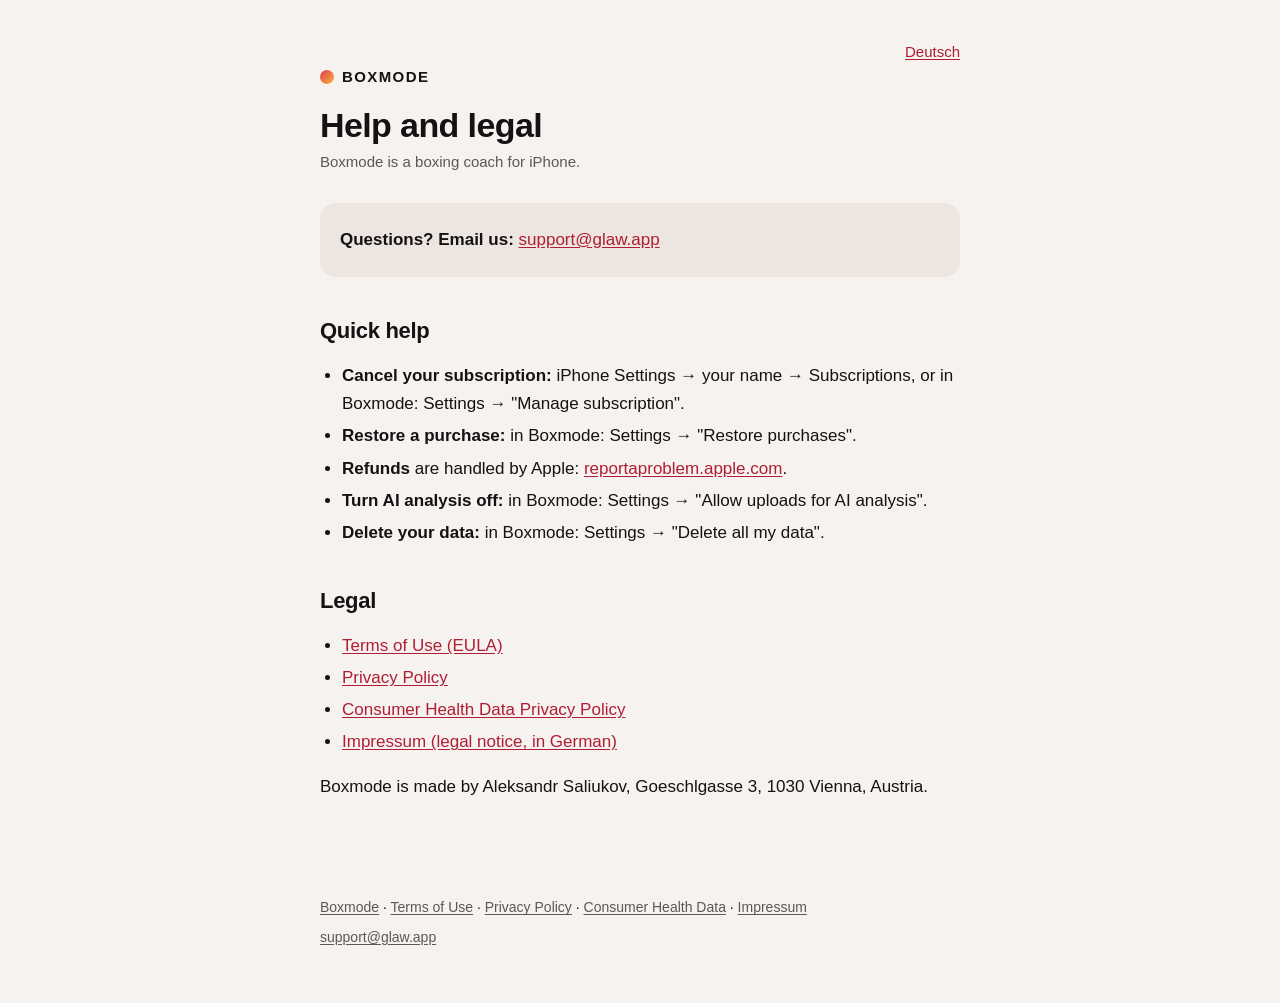
<file: index.html>
<!DOCTYPE html>
<html lang="en">
<head>
<meta charset="utf-8">
<meta name="viewport" content="width=device-width, initial-scale=1">
<title>Boxmode — Help and legal</title>
<meta name="description" content="Help, contact and legal pages for Boxmode, the boxing coach for iPhone.">
<link rel="stylesheet" href="style.css">
<link rel="canonical" href="https://soloranez21.github.io/boxmode-legal/">
<link rel="alternate" hreflang="en" href="https://soloranez21.github.io/boxmode-legal/">
<link rel="alternate" hreflang="de" href="https://soloranez21.github.io/boxmode-legal/de/">
</head>
<body>
<main>
<p class="lang"><a href="de/" lang="de" hreflang="de">Deutsch</a></p>
<a class="brand" href="./"><span class="dot" aria-hidden="true"></span>Boxmode</a>
<h1>Help and legal</h1>
<p class="meta">Boxmode is a boxing coach for iPhone.</p>
<div class="card">
<p><strong>Questions? Email us:</strong> <a href="mailto:support@glaw.app">support@glaw.app</a></p>
</div>
<h2 id="quick-help">Quick help</h2>
<ul>
  <li><strong>Cancel your subscription:</strong> iPhone Settings → your name → Subscriptions, or in Boxmode: Settings → "Manage subscription".</li>
  <li><strong>Restore a purchase:</strong> in Boxmode: Settings → "Restore purchases".</li>
  <li><strong>Refunds</strong> are handled by Apple: <a href="https://reportaproblem.apple.com">reportaproblem.apple.com</a>.</li>
  <li><strong>Turn AI analysis off:</strong> in Boxmode: Settings → "Allow uploads for AI analysis".</li>
  <li><strong>Delete your data:</strong> in Boxmode: Settings → "Delete all my data".</li>
</ul>
<h2 id="legal">Legal</h2>
<ul>
  <li><a href="terms/">Terms of Use (EULA)</a></li>
  <li><a href="privacy/">Privacy Policy</a></li>
  <li><a href="health-data/">Consumer Health Data Privacy Policy</a></li>
  <li><a href="de/impressum/">Impressum (legal notice, in German)</a></li>
</ul>
<p>Boxmode is made by Aleksandr Saliukov, Goeschlgasse 3, 1030 Vienna, Austria.</p>
</main>
<footer>
<p><a href="./">Boxmode</a> · <a href="terms/">Terms of Use</a> · <a href="privacy/">Privacy Policy</a> · <a href="health-data/">Consumer Health Data</a> · <a href="de/impressum/">Impressum</a></p>
<p><a href="mailto:support@glaw.app">support@glaw.app</a></p>
</footer>
</body>
</html>
</file>
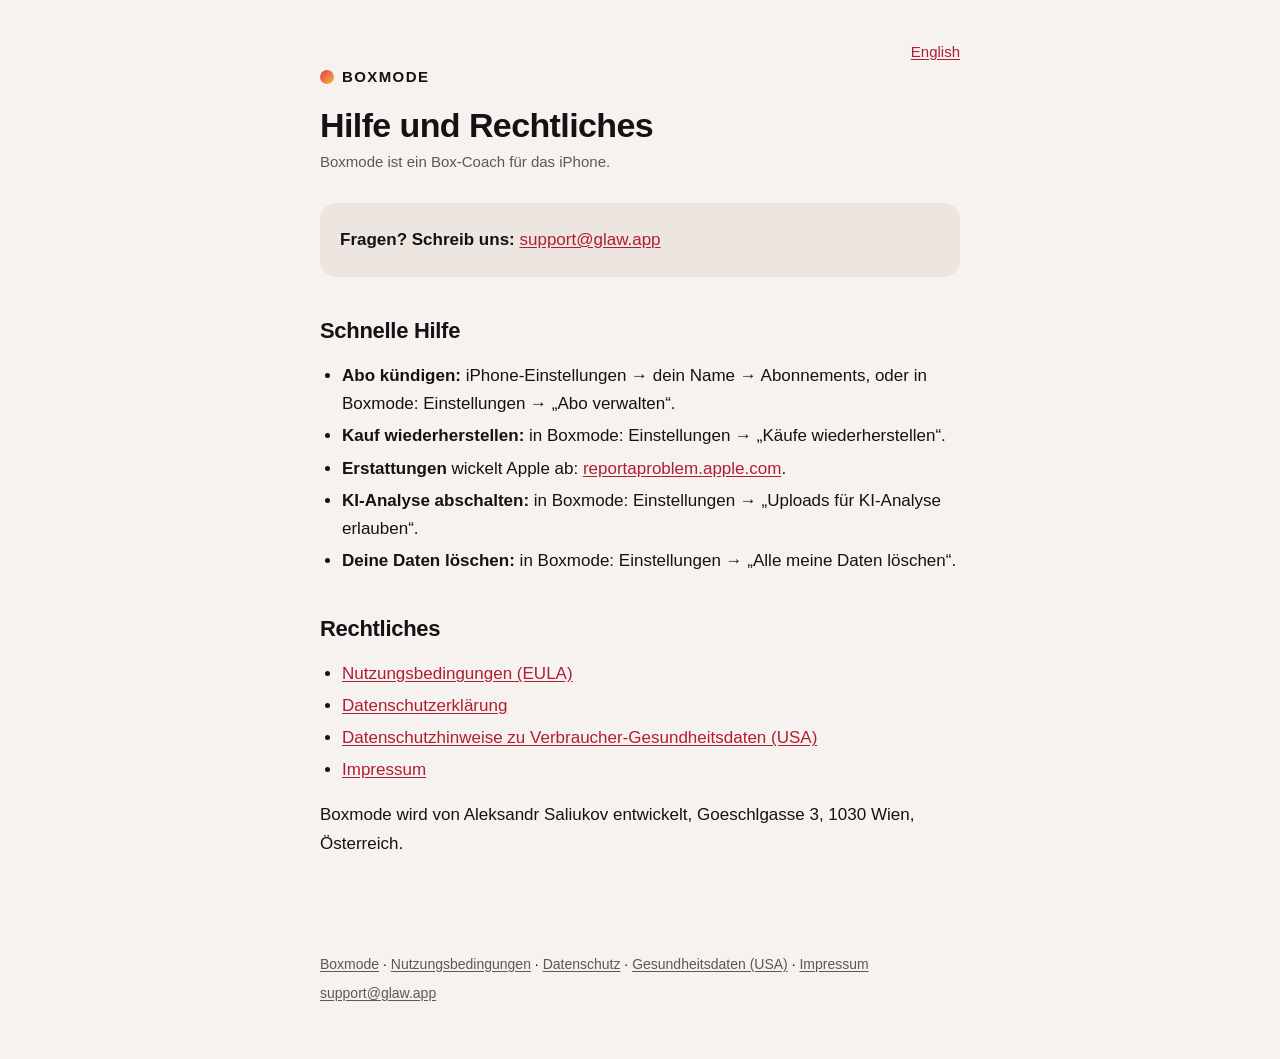
<file: de/index.html>
<!DOCTYPE html>
<html lang="de">
<head>
<meta charset="utf-8">
<meta name="viewport" content="width=device-width, initial-scale=1">
<title>Boxmode – Hilfe und Rechtliches</title>
<meta name="description" content="Hilfe, Kontakt und Rechtliches zu Boxmode, dem Box-Coach für das iPhone.">
<link rel="stylesheet" href="../style.css">
<link rel="canonical" href="https://soloranez21.github.io/boxmode-legal/de/">
<link rel="alternate" hreflang="en" href="https://soloranez21.github.io/boxmode-legal/">
<link rel="alternate" hreflang="de" href="https://soloranez21.github.io/boxmode-legal/de/">
</head>
<body>
<main>
<p class="lang"><a href="../" lang="en" hreflang="en">English</a></p>
<a class="brand" href="./"><span class="dot" aria-hidden="true"></span>Boxmode</a>
<h1>Hilfe und Rechtliches</h1>
<p class="meta">Boxmode ist ein Box-Coach für das iPhone.</p>
<div class="card">
<p><strong>Fragen? Schreib uns:</strong> <a href="mailto:support@glaw.app">support@glaw.app</a></p>
</div>
<h2 id="schnelle-hilfe">Schnelle Hilfe</h2>
<ul>
  <li><strong>Abo kündigen:</strong> iPhone-Einstellungen → dein Name → Abonnements, oder in Boxmode: Einstellungen → „Abo verwalten“.</li>
  <li><strong>Kauf wiederherstellen:</strong> in Boxmode: Einstellungen → „Käufe wiederherstellen“.</li>
  <li><strong>Erstattungen</strong> wickelt Apple ab: <a href="https://reportaproblem.apple.com">reportaproblem.apple.com</a>.</li>
  <li><strong>KI-Analyse abschalten:</strong> in Boxmode: Einstellungen → „Uploads für KI-Analyse erlauben“.</li>
  <li><strong>Deine Daten löschen:</strong> in Boxmode: Einstellungen → „Alle meine Daten löschen“.</li>
</ul>
<h2 id="rechtliches">Rechtliches</h2>
<ul>
  <li><a href="terms/">Nutzungsbedingungen (EULA)</a></li>
  <li><a href="privacy/">Datenschutzerklärung</a></li>
  <li><a href="health-data/">Datenschutzhinweise zu Verbraucher-Gesundheitsdaten (USA)</a></li>
  <li><a href="impressum/">Impressum</a></li>
</ul>
<p>Boxmode wird von Aleksandr Saliukov entwickelt, Goeschlgasse 3, 1030 Wien, Österreich.</p>
</main>
<footer>
<p><a href="./">Boxmode</a> · <a href="terms/">Nutzungsbedingungen</a> · <a href="privacy/">Datenschutz</a> · <a href="health-data/">Gesundheitsdaten (USA)</a> · <a href="impressum/">Impressum</a></p>
<p><a href="mailto:support@glaw.app">support@glaw.app</a></p>
</footer>
</body>
</html>
</file>
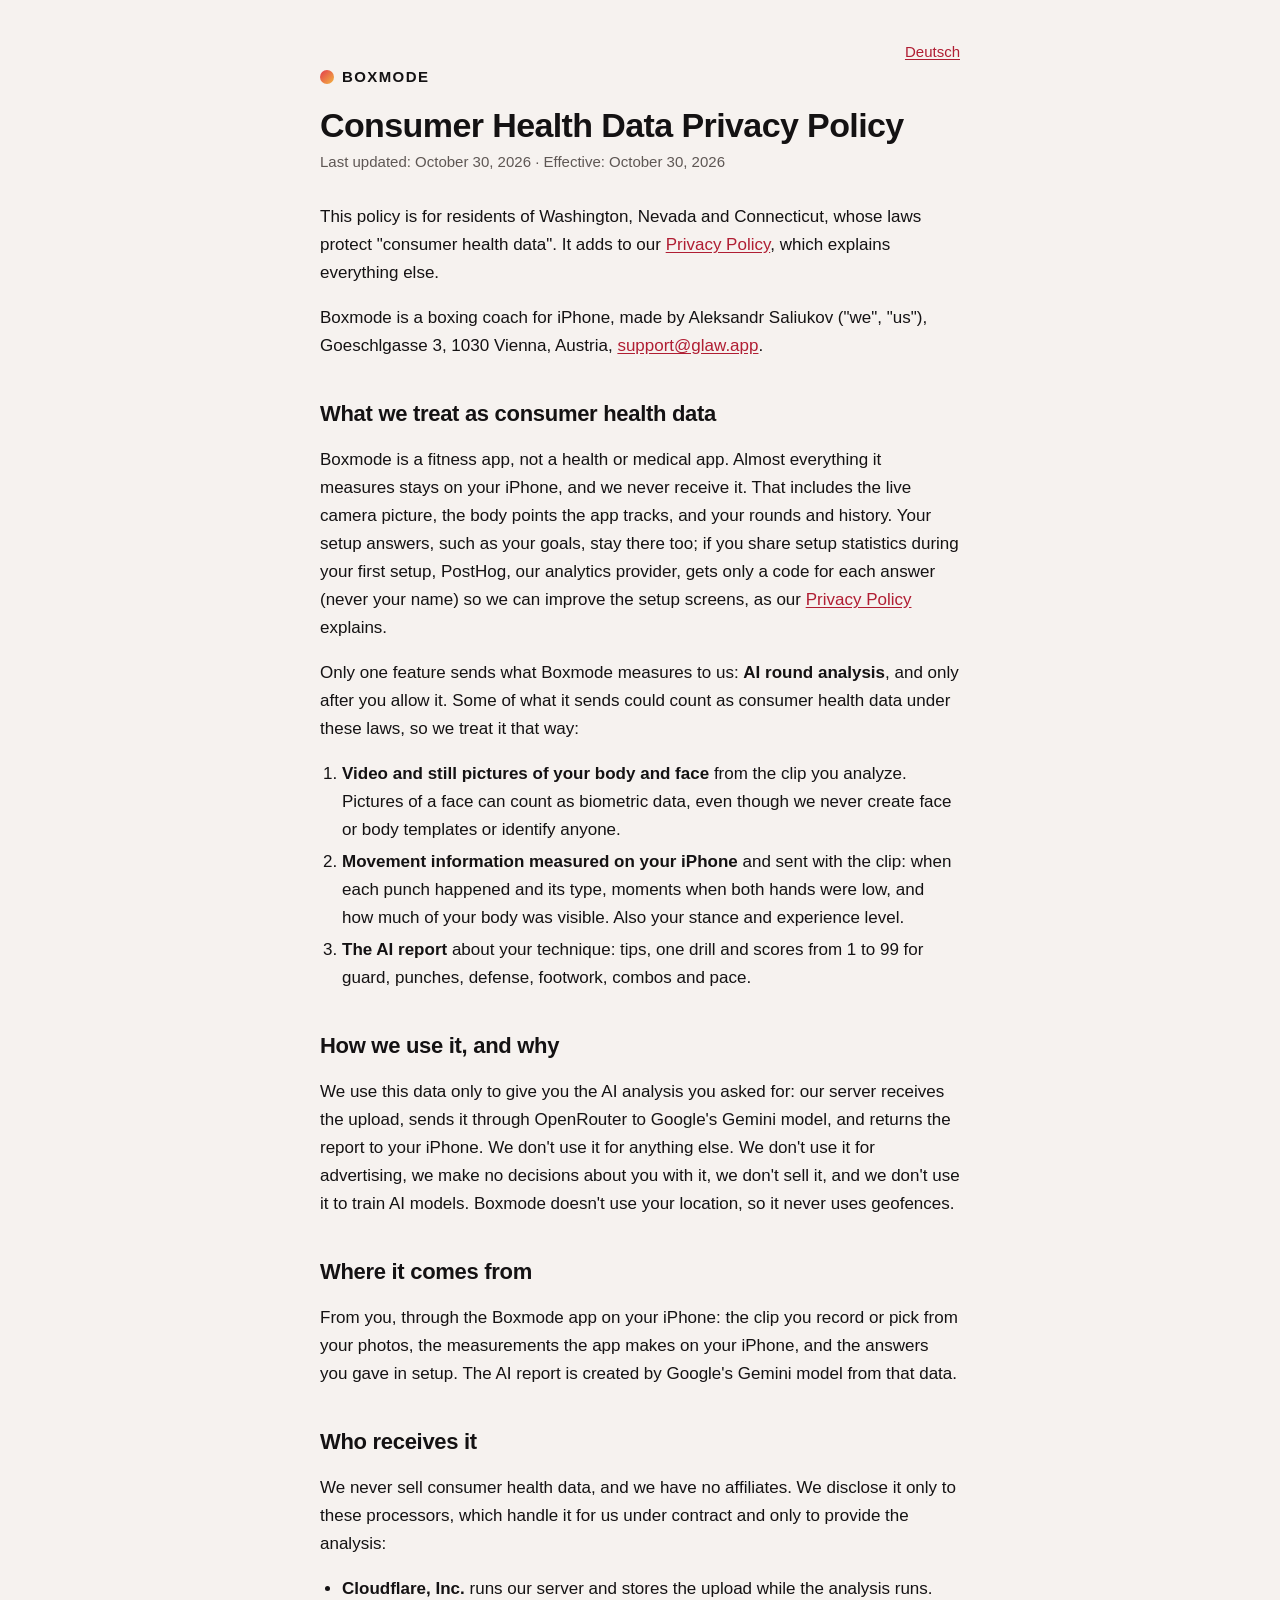
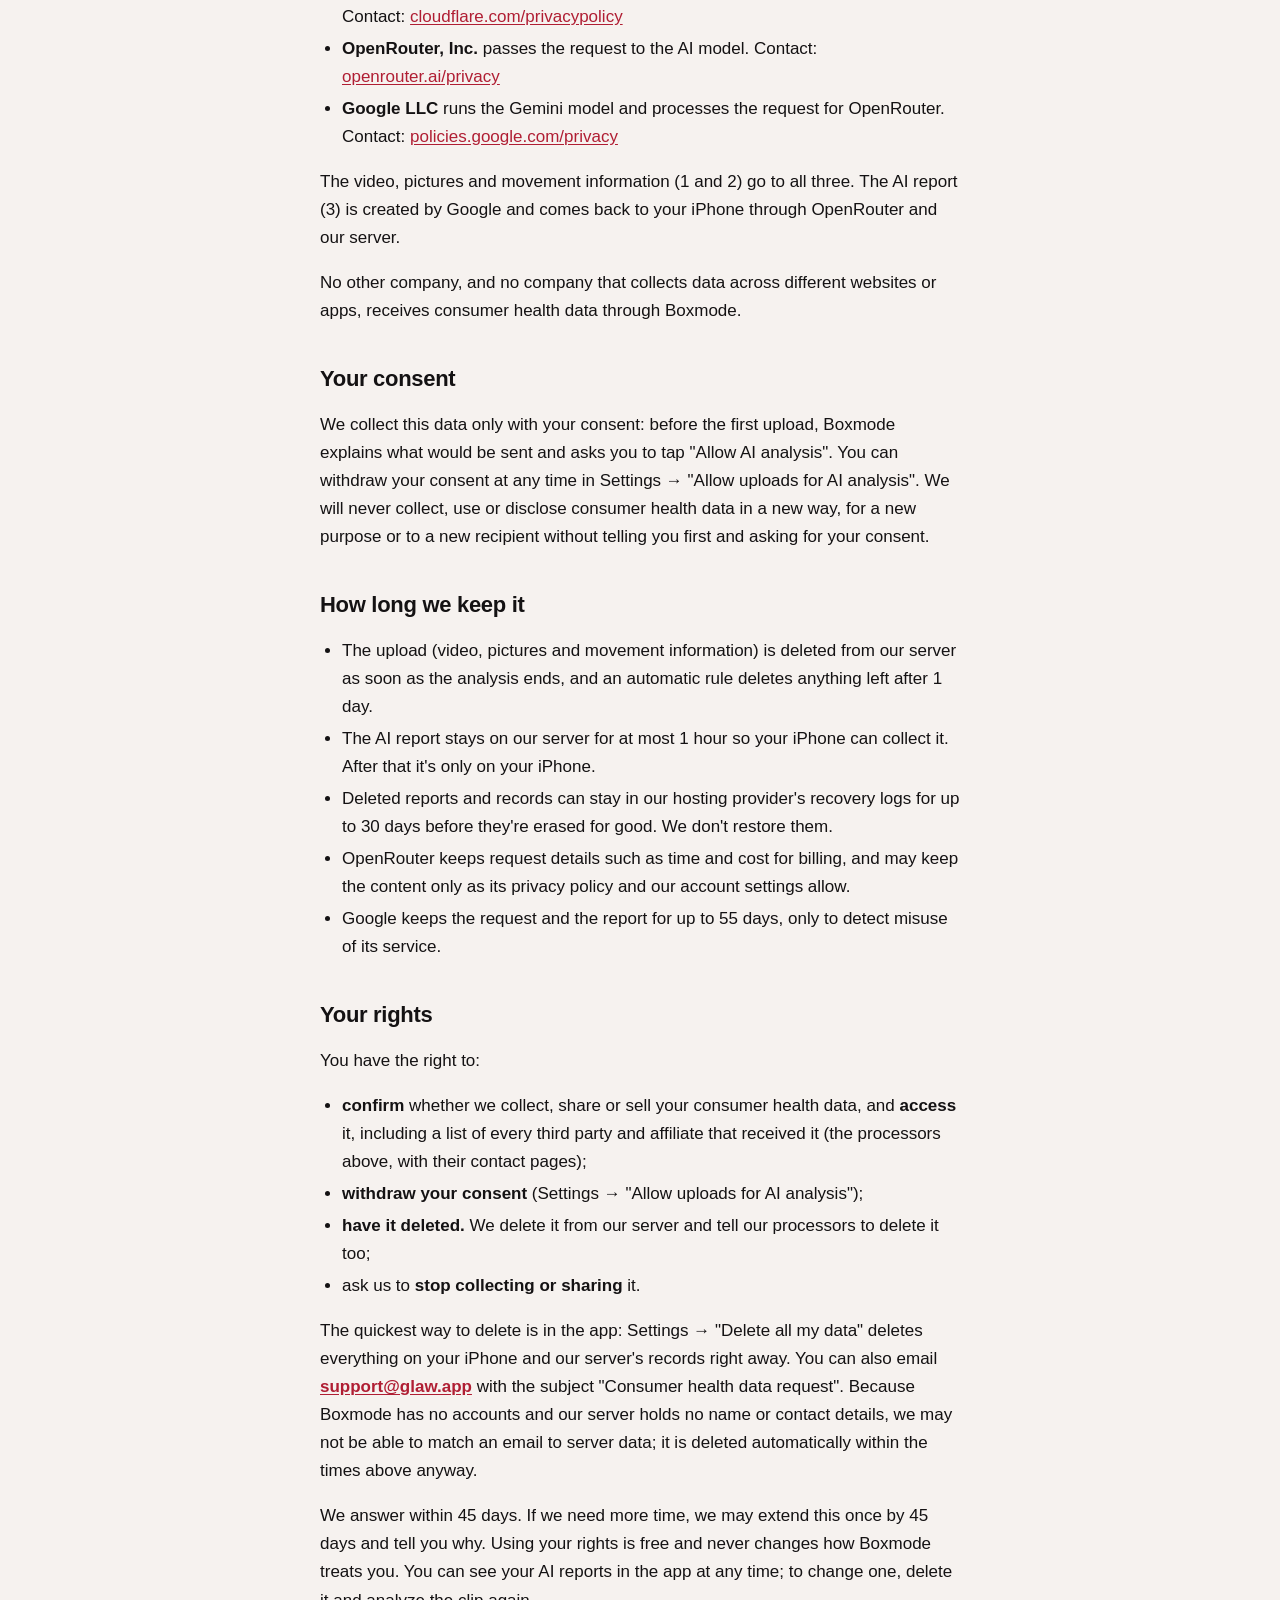
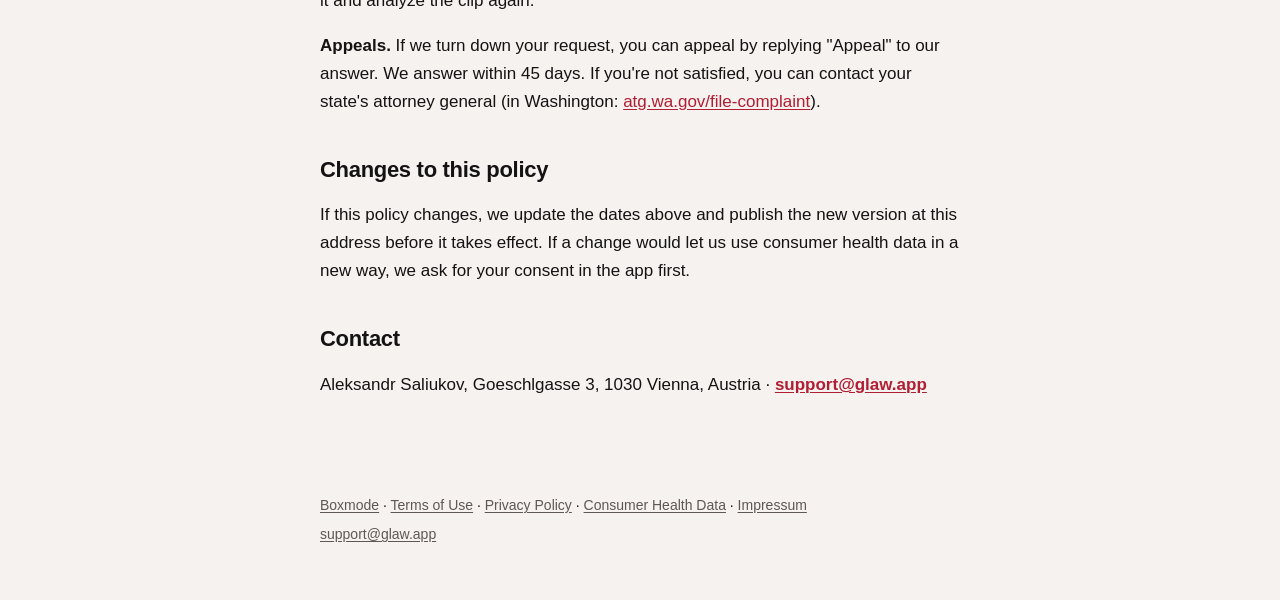
<file: health-data/index.html>
<!DOCTYPE html>
<html lang="en">
<head>
<meta charset="utf-8">
<meta name="viewport" content="width=device-width, initial-scale=1">
<title>Boxmode — Consumer Health Data Privacy Policy</title>
<meta name="description" content="Boxmode&#x27;s Consumer Health Data Privacy Policy for Washington, Nevada and Connecticut.">
<link rel="stylesheet" href="../style.css">
<link rel="canonical" href="https://soloranez21.github.io/boxmode-legal/health-data/">
<link rel="alternate" hreflang="en" href="https://soloranez21.github.io/boxmode-legal/health-data/">
<link rel="alternate" hreflang="de" href="https://soloranez21.github.io/boxmode-legal/de/health-data/">
</head>
<body>
<main>
<p class="lang"><a href="../de/health-data/" lang="de" hreflang="de">Deutsch</a></p>
<a class="brand" href="../"><span class="dot" aria-hidden="true"></span>Boxmode</a>
<h1>Consumer Health Data Privacy Policy</h1>
<p class="meta">Last updated: October 30, 2026 · Effective: October 30, 2026</p>
<p>This policy is for residents of Washington, Nevada and Connecticut, whose laws protect "consumer health data". It adds to our <a href="../privacy/">Privacy Policy</a>, which explains everything else.</p>
<p>Boxmode is a boxing coach for iPhone, made by Aleksandr Saliukov ("we", "us"), Goeschlgasse 3, 1030 Vienna, Austria, <a href="mailto:support@glaw.app">support@glaw.app</a>.</p>
<h2 id="what-we-treat-as-consumer-health-data">What we treat as consumer health data</h2>
<p>Boxmode is a fitness app, not a health or medical app. Almost everything it measures stays on your iPhone, and we never receive it. That includes the live camera picture, the body points the app tracks, and your rounds and history. Your setup answers, such as your goals, stay there too; if you share setup statistics during your first setup, PostHog, our analytics provider, gets only a code for each answer (never your name) so we can improve the setup screens, as our <a href="../privacy/#setup-statistics-posthog">Privacy Policy</a> explains.</p>
<p>Only one feature sends what Boxmode measures to us: <strong>AI round analysis</strong>, and only after you allow it. Some of what it sends could count as consumer health data under these laws, so we treat it that way:</p>
<ol>
  <li><strong>Video and still pictures of your body and face</strong> from the clip you analyze. Pictures of a face can count as biometric data, even though we never create face or body templates or identify anyone.</li>
  <li><strong>Movement information measured on your iPhone</strong> and sent with the clip: when each punch happened and its type, moments when both hands were low, and how much of your body was visible. Also your stance and experience level.</li>
  <li><strong>The AI report</strong> about your technique: tips, one drill and scores from 1 to 99 for guard, punches, defense, footwork, combos and pace.</li>
</ol>
<h2 id="how-we-use-it-and-why">How we use it, and why</h2>
<p>We use this data only to give you the AI analysis you asked for: our server receives the upload, sends it through OpenRouter to Google's Gemini model, and returns the report to your iPhone. We don't use it for anything else. We don't use it for advertising, we make no decisions about you with it, we don't sell it, and we don't use it to train AI models. Boxmode doesn't use your location, so it never uses geofences.</p>
<h2 id="where-it-comes-from">Where it comes from</h2>
<p>From you, through the Boxmode app on your iPhone: the clip you record or pick from your photos, the measurements the app makes on your iPhone, and the answers you gave in setup. The AI report is created by Google's Gemini model from that data.</p>
<h2 id="who-receives-it">Who receives it</h2>
<p>We never sell consumer health data, and we have no affiliates. We disclose it only to these processors, which handle it for us under contract and only to provide the analysis:</p>
<ul>
  <li><strong>Cloudflare, Inc.</strong> runs our server and stores the upload while the analysis runs. Contact: <a href="https://www.cloudflare.com/privacypolicy/">cloudflare.com/privacypolicy</a></li>
  <li><strong>OpenRouter, Inc.</strong> passes the request to the AI model. Contact: <a href="https://openrouter.ai/privacy">openrouter.ai/privacy</a></li>
  <li><strong>Google LLC</strong> runs the Gemini model and processes the request for OpenRouter. Contact: <a href="https://policies.google.com/privacy">policies.google.com/privacy</a></li>
</ul>
<p>The video, pictures and movement information (1 and 2) go to all three. The AI report (3) is created by Google and comes back to your iPhone through OpenRouter and our server.</p>
<p>No other company, and no company that collects data across different websites or apps, receives consumer health data through Boxmode.</p>
<h2 id="your-consent">Your consent</h2>
<p>We collect this data only with your consent: before the first upload, Boxmode explains what would be sent and asks you to tap "Allow AI analysis". You can withdraw your consent at any time in Settings → "Allow uploads for AI analysis". We will never collect, use or disclose consumer health data in a new way, for a new purpose or to a new recipient without telling you first and asking for your consent.</p>
<h2 id="how-long-we-keep-it">How long we keep it</h2>
<ul>
  <li>The upload (video, pictures and movement information) is deleted from our server as soon as the analysis ends, and an automatic rule deletes anything left after 1 day.</li>
  <li>The AI report stays on our server for at most 1 hour so your iPhone can collect it. After that it's only on your iPhone.</li>
  <li>Deleted reports and records can stay in our hosting provider's recovery logs for up to 30 days before they're erased for good. We don't restore them.</li>
  <li>OpenRouter keeps request details such as time and cost for billing, and may keep the content only as its privacy policy and our account settings allow.</li>
  <li>Google keeps the request and the report for up to 55 days, only to detect misuse of its service.</li>
</ul>
<h2 id="your-rights">Your rights</h2>
<p>You have the right to:</p>
<ul>
  <li><strong>confirm</strong> whether we collect, share or sell your consumer health data, and <strong>access</strong> it, including a list of every third party and affiliate that received it (the processors above, with their contact pages);</li>
  <li><strong>withdraw your consent</strong> (Settings → "Allow uploads for AI analysis");</li>
  <li><strong>have it deleted.</strong> We delete it from our server and tell our processors to delete it too;</li>
  <li>ask us to <strong>stop collecting or sharing</strong> it.</li>
</ul>
<p>The quickest way to delete is in the app: Settings → "Delete all my data" deletes everything on your iPhone and our server's records right away. You can also email <strong><a href="mailto:support@glaw.app">support@glaw.app</a></strong> with the subject "Consumer health data request". Because Boxmode has no accounts and our server holds no name or contact details, we may not be able to match an email to server data; it is deleted automatically within the times above anyway.</p>
<p>We answer within 45 days. If we need more time, we may extend this once by 45 days and tell you why. Using your rights is free and never changes how Boxmode treats you. You can see your AI reports in the app at any time; to change one, delete it and analyze the clip again.</p>
<p><strong>Appeals.</strong> If we turn down your request, you can appeal by replying "Appeal" to our answer. We answer within 45 days. If you're not satisfied, you can contact your state's attorney general (in Washington: <a href="https://www.atg.wa.gov/file-complaint">atg.wa.gov/file-complaint</a>).</p>
<h2 id="changes-to-this-policy">Changes to this policy</h2>
<p>If this policy changes, we update the dates above and publish the new version at this address before it takes effect. If a change would let us use consumer health data in a new way, we ask for your consent in the app first.</p>
<h2 id="contact">Contact</h2>
<p>Aleksandr Saliukov, Goeschlgasse 3, 1030 Vienna, Austria · <strong><a href="mailto:support@glaw.app">support@glaw.app</a></strong></p>
</main>
<footer>
<p><a href="../">Boxmode</a> · <a href="../terms/">Terms of Use</a> · <a href="../privacy/">Privacy Policy</a> · <a href="./">Consumer Health Data</a> · <a href="../de/impressum/">Impressum</a></p>
<p><a href="mailto:support@glaw.app">support@glaw.app</a></p>
</footer>
</body>
</html>
</file>
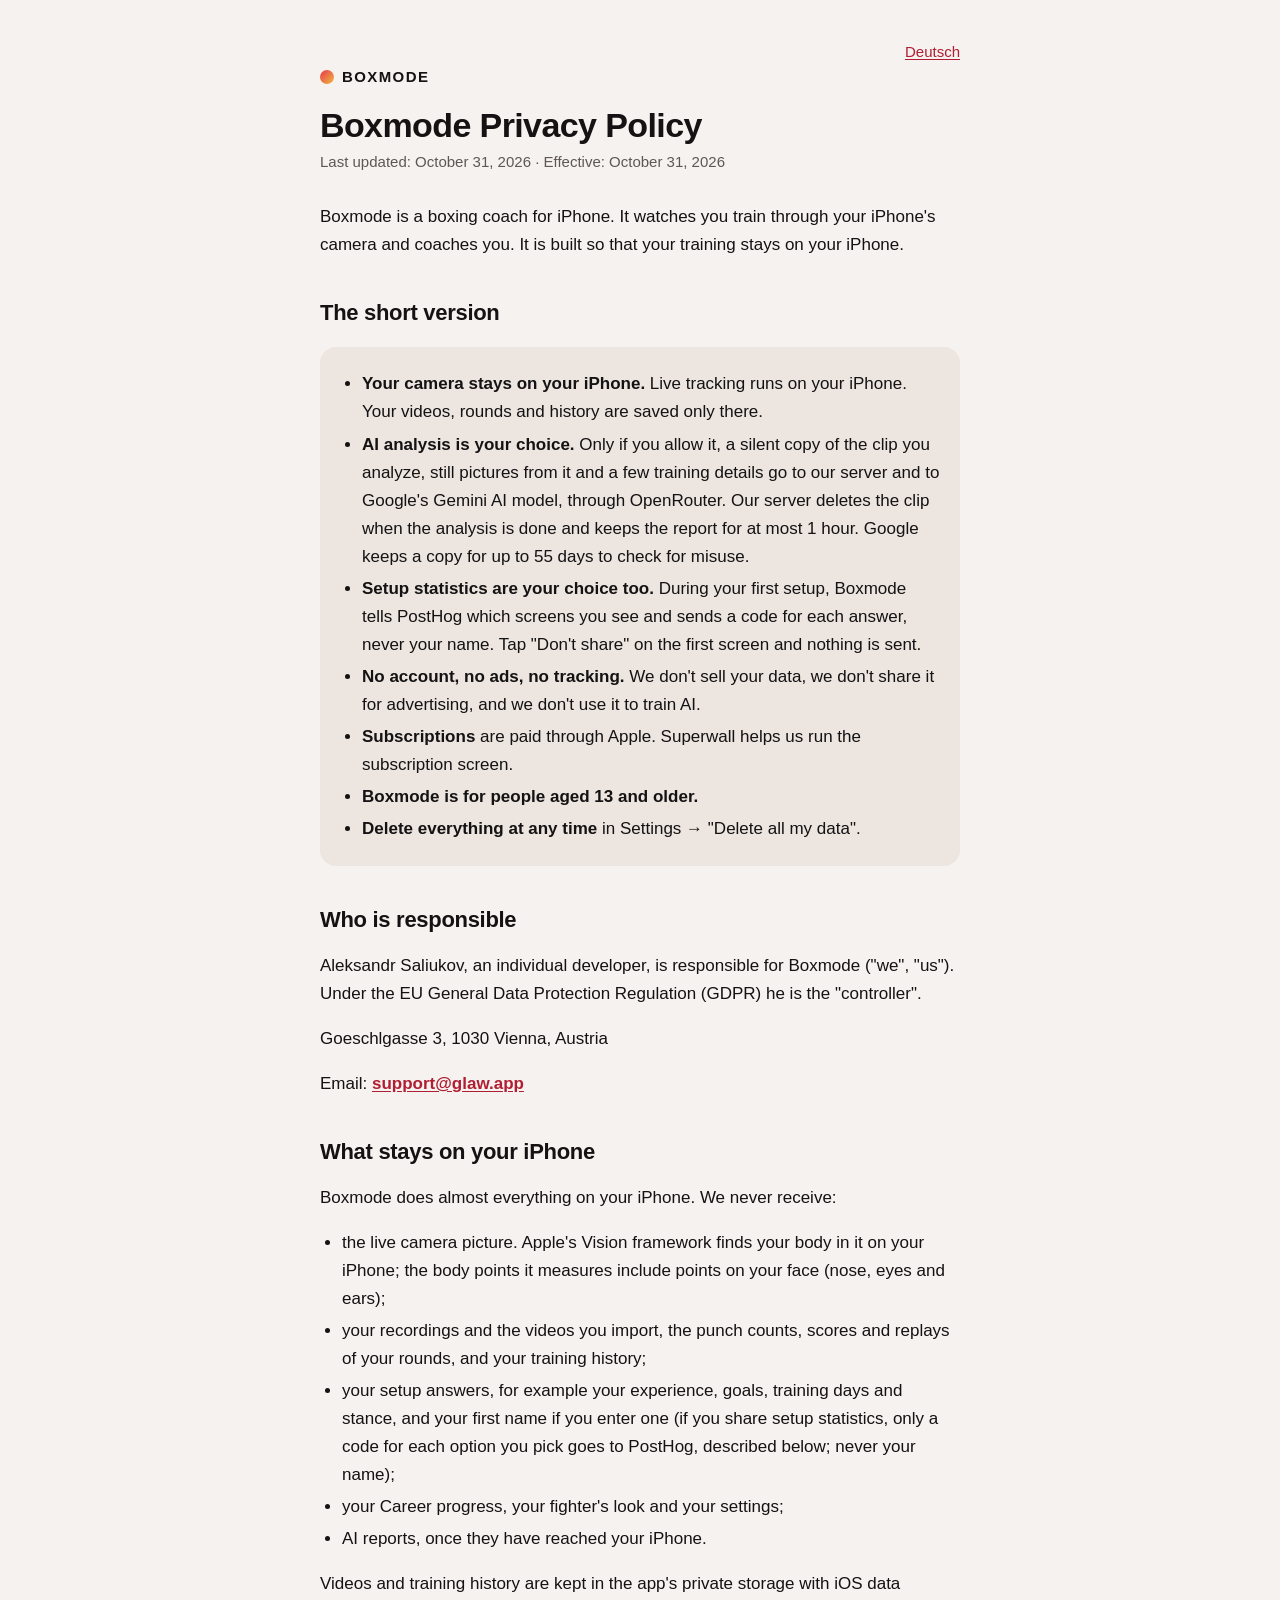
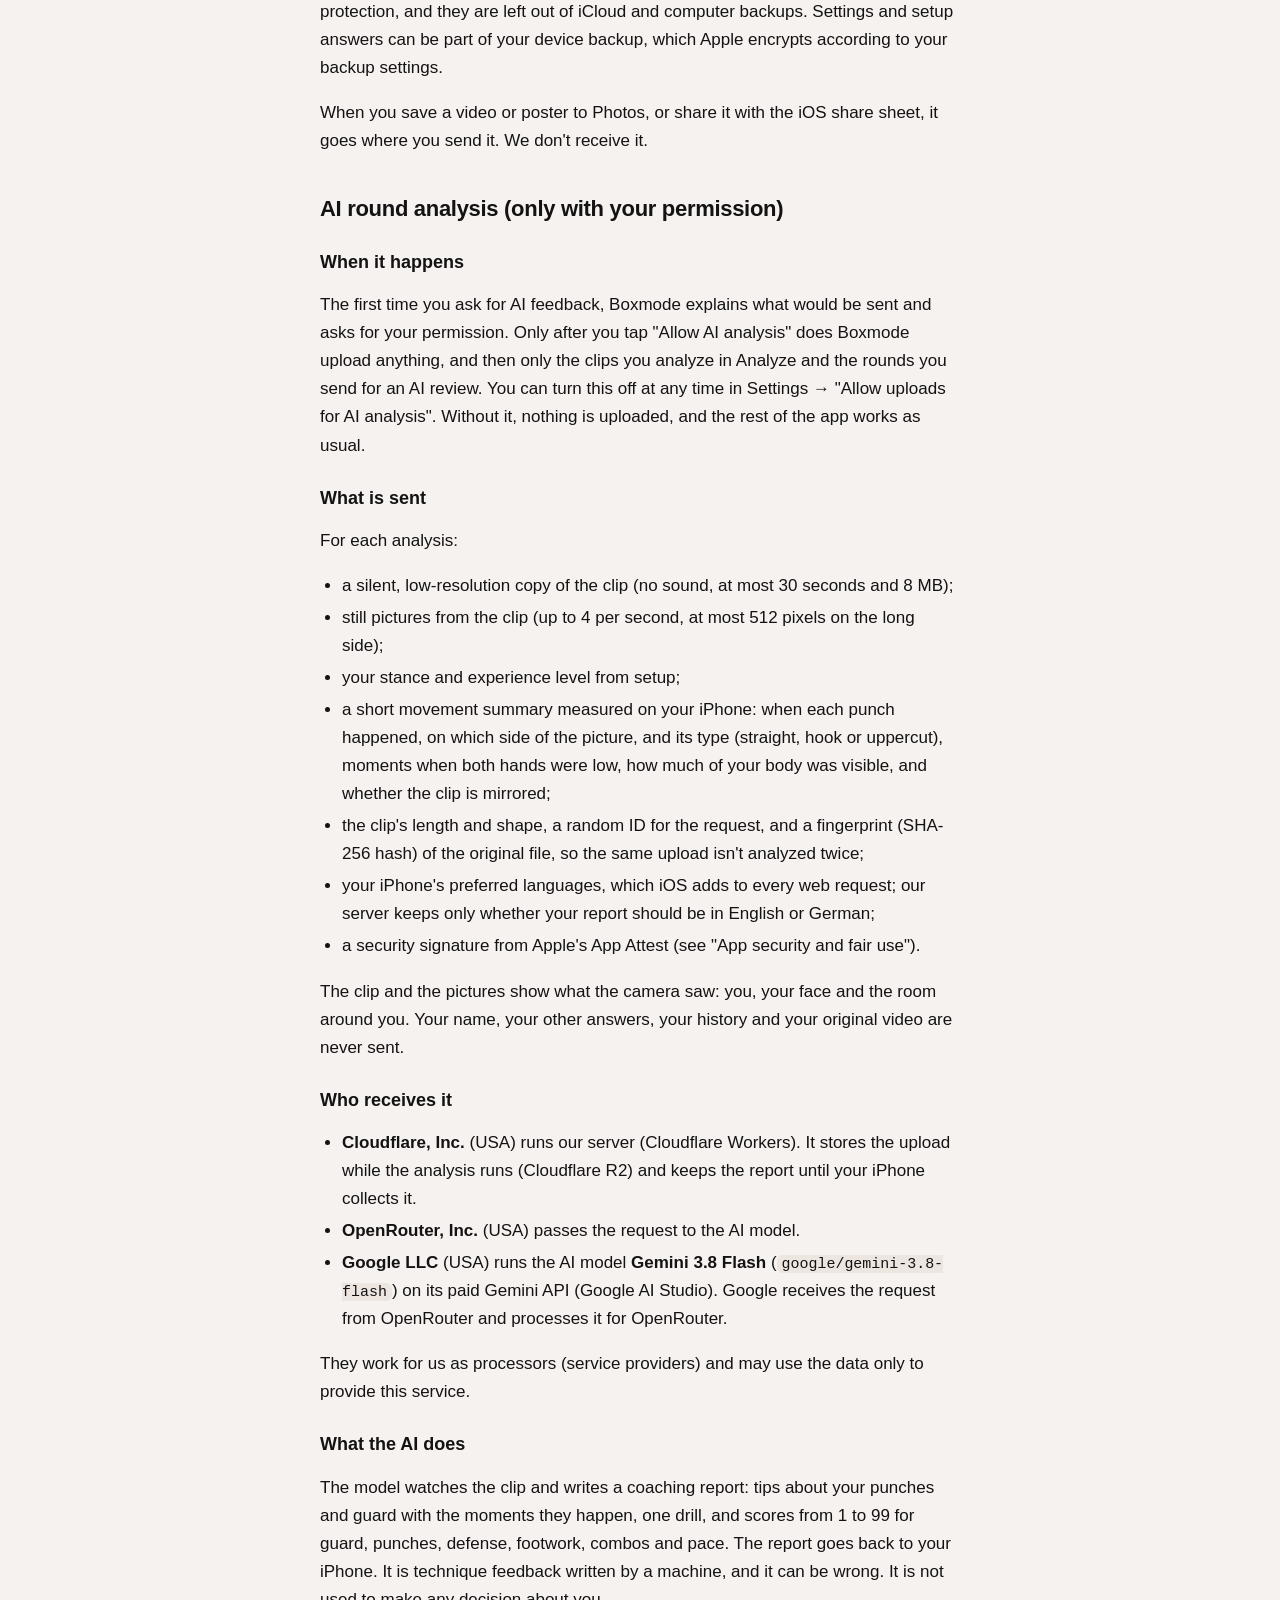
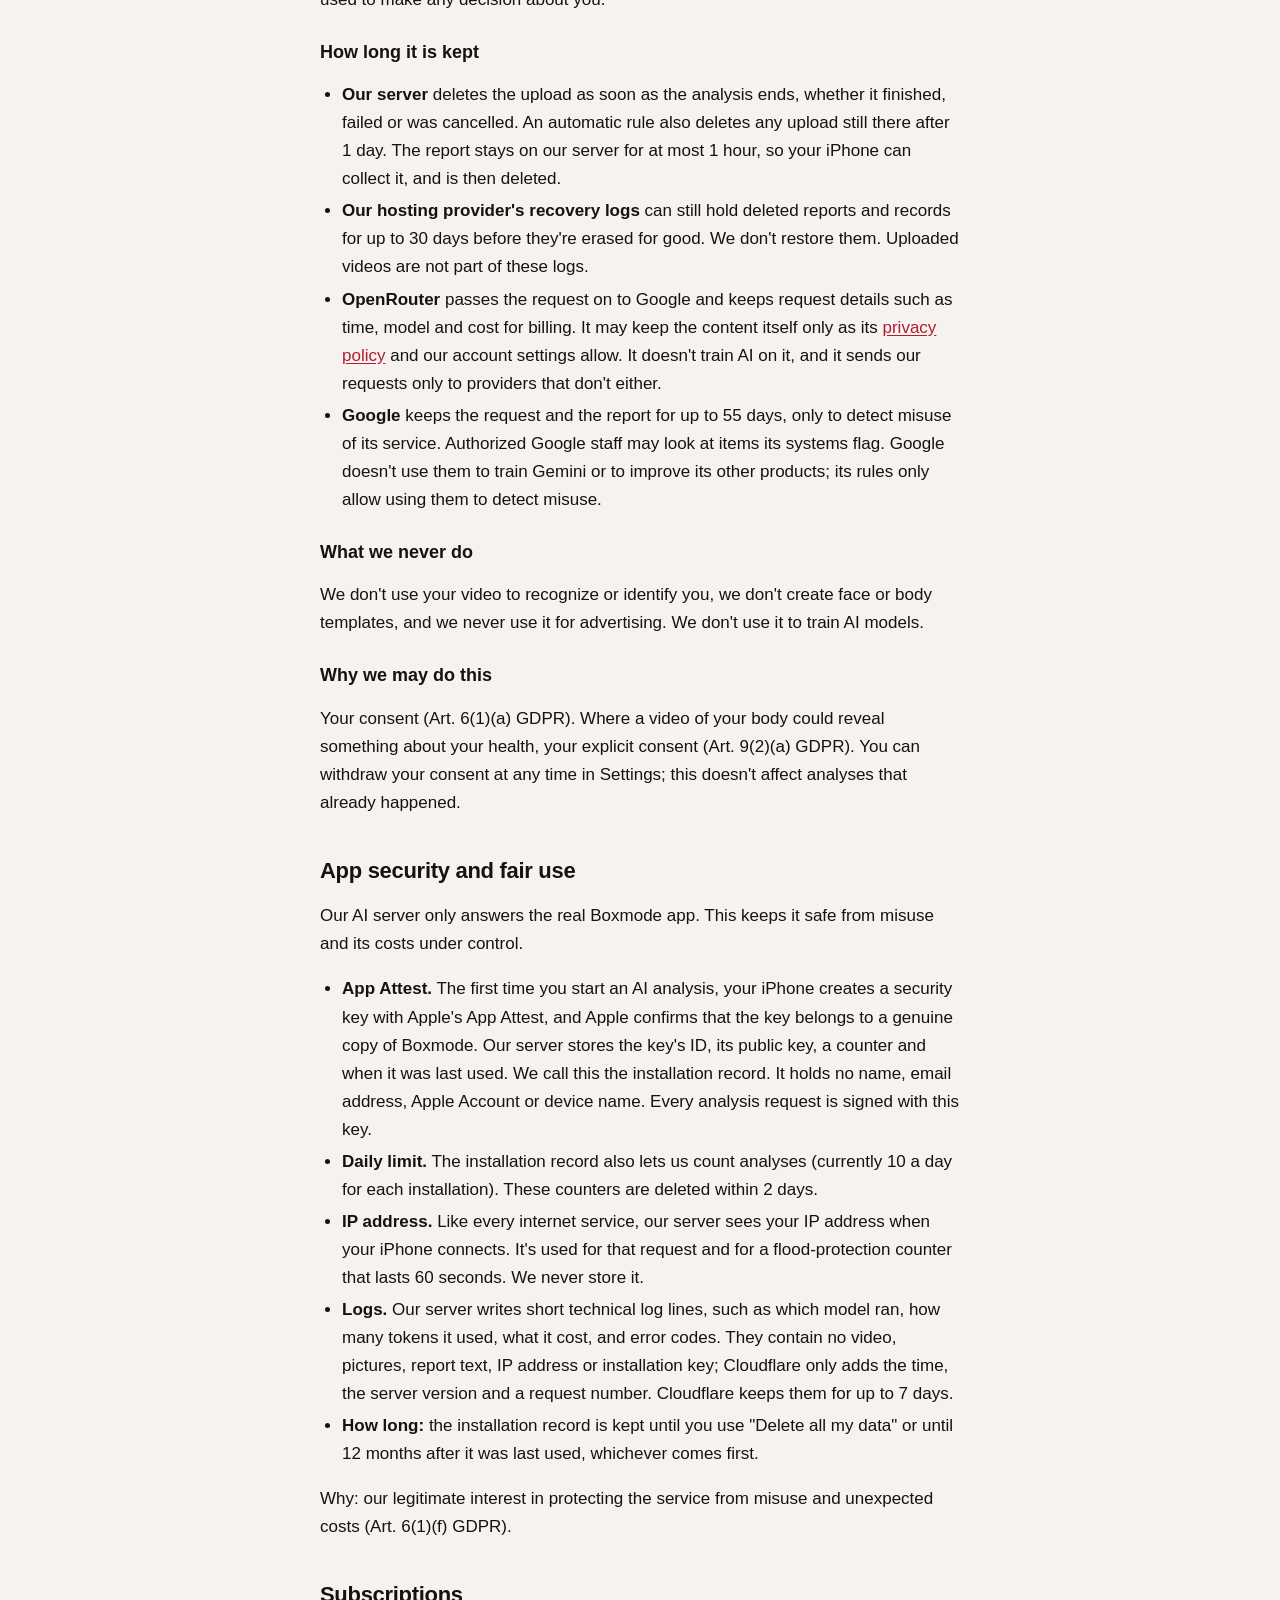
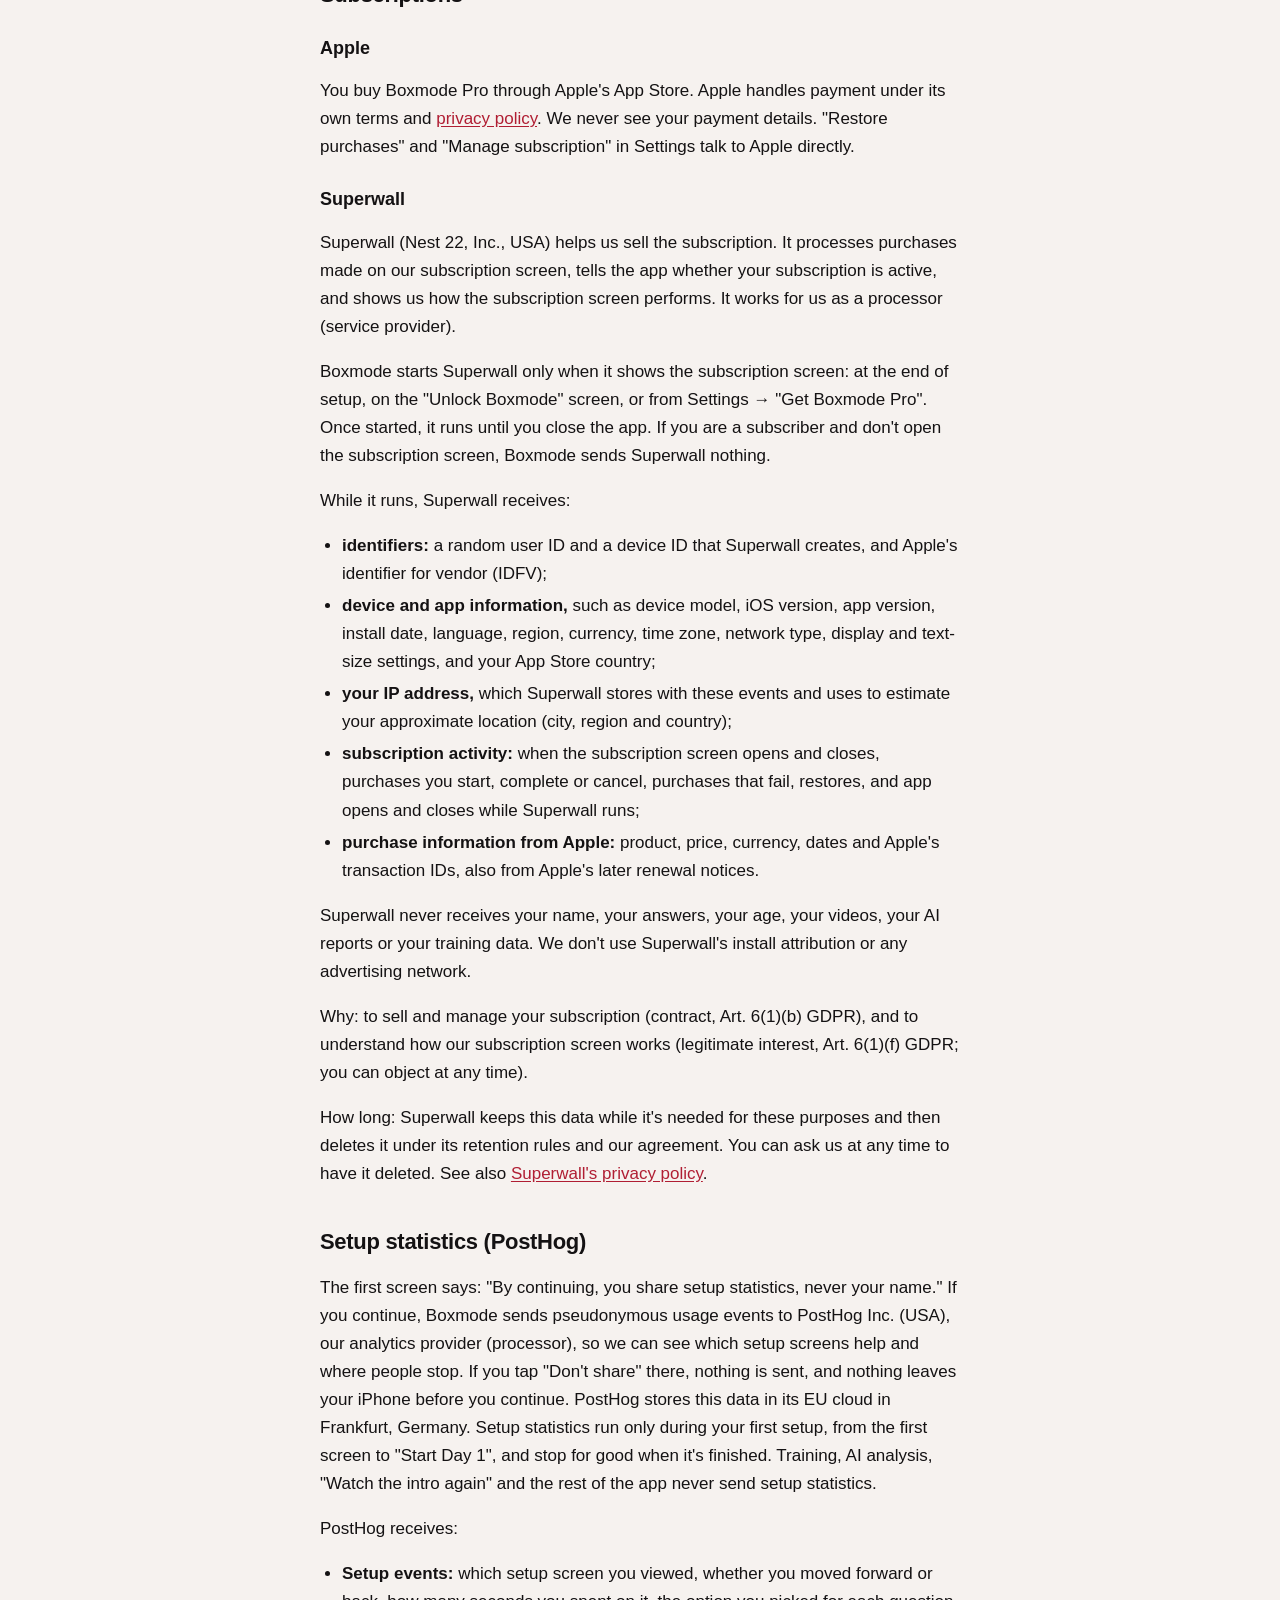
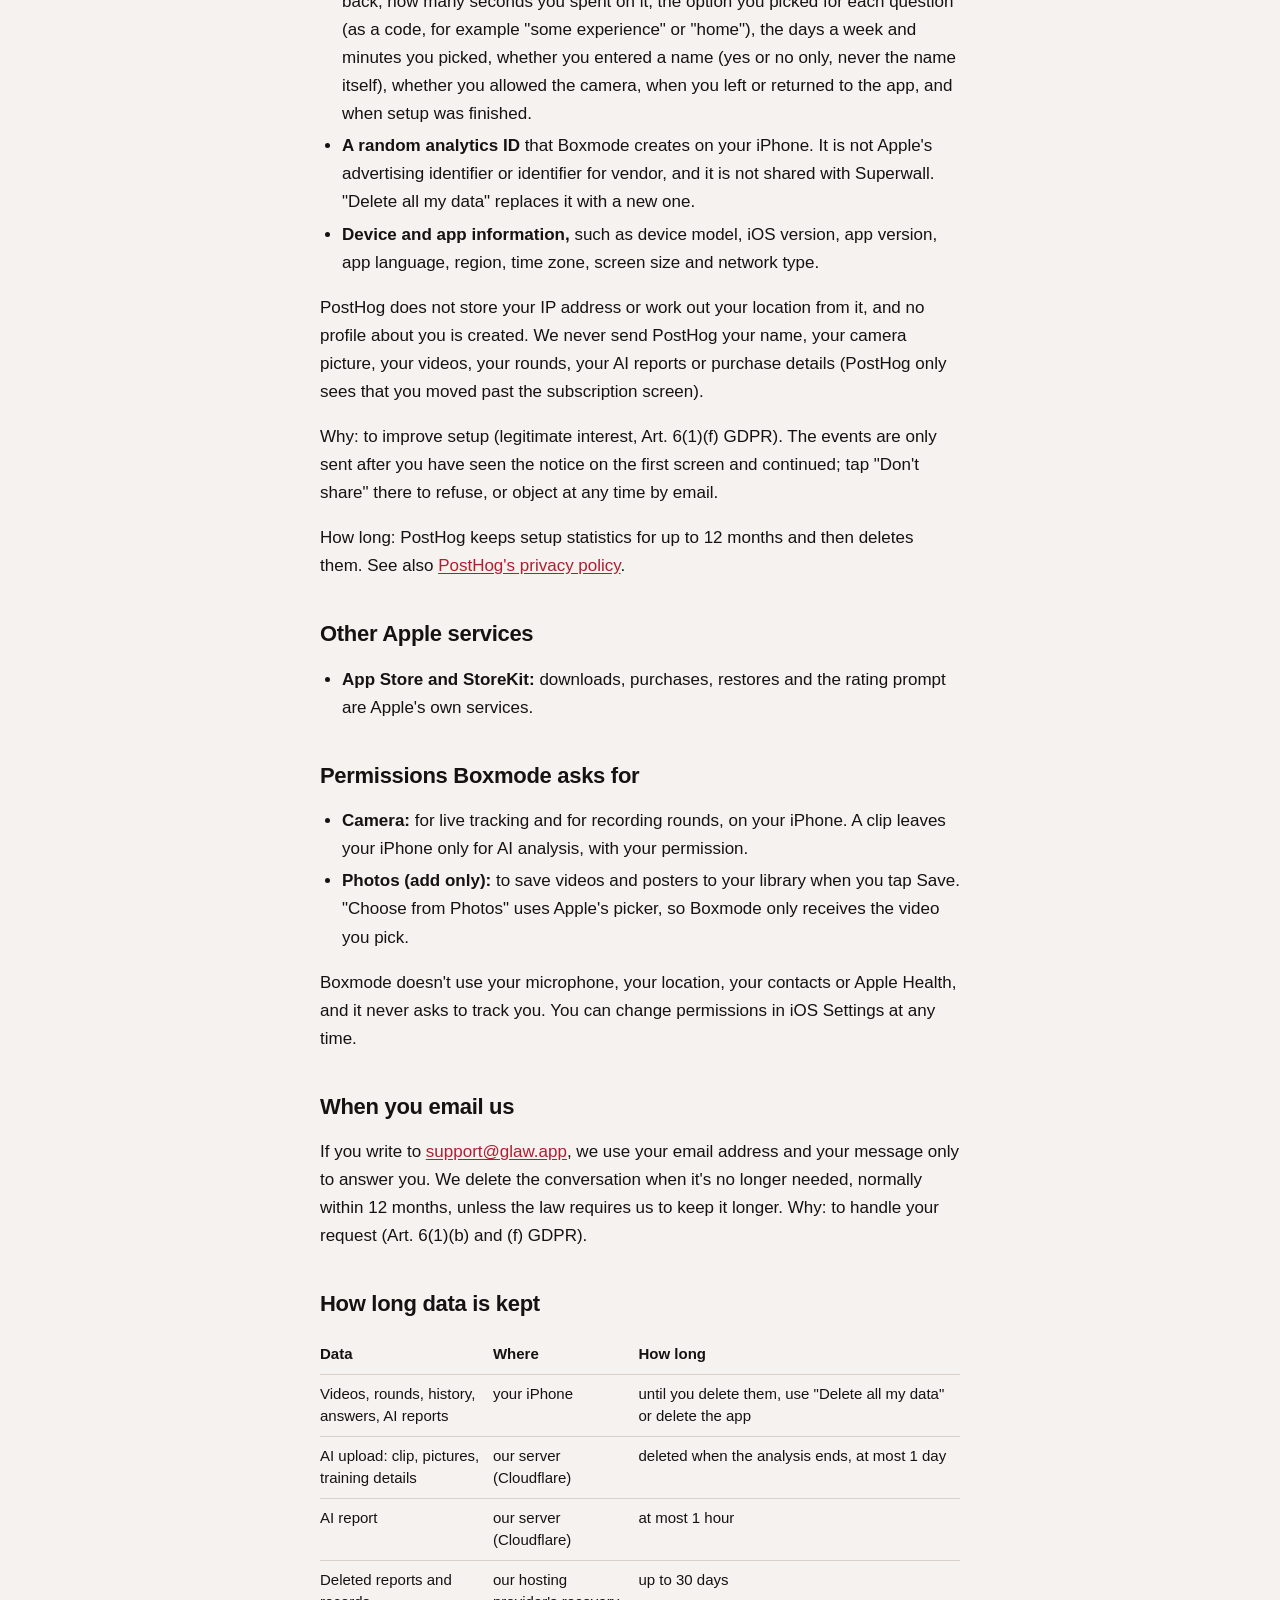
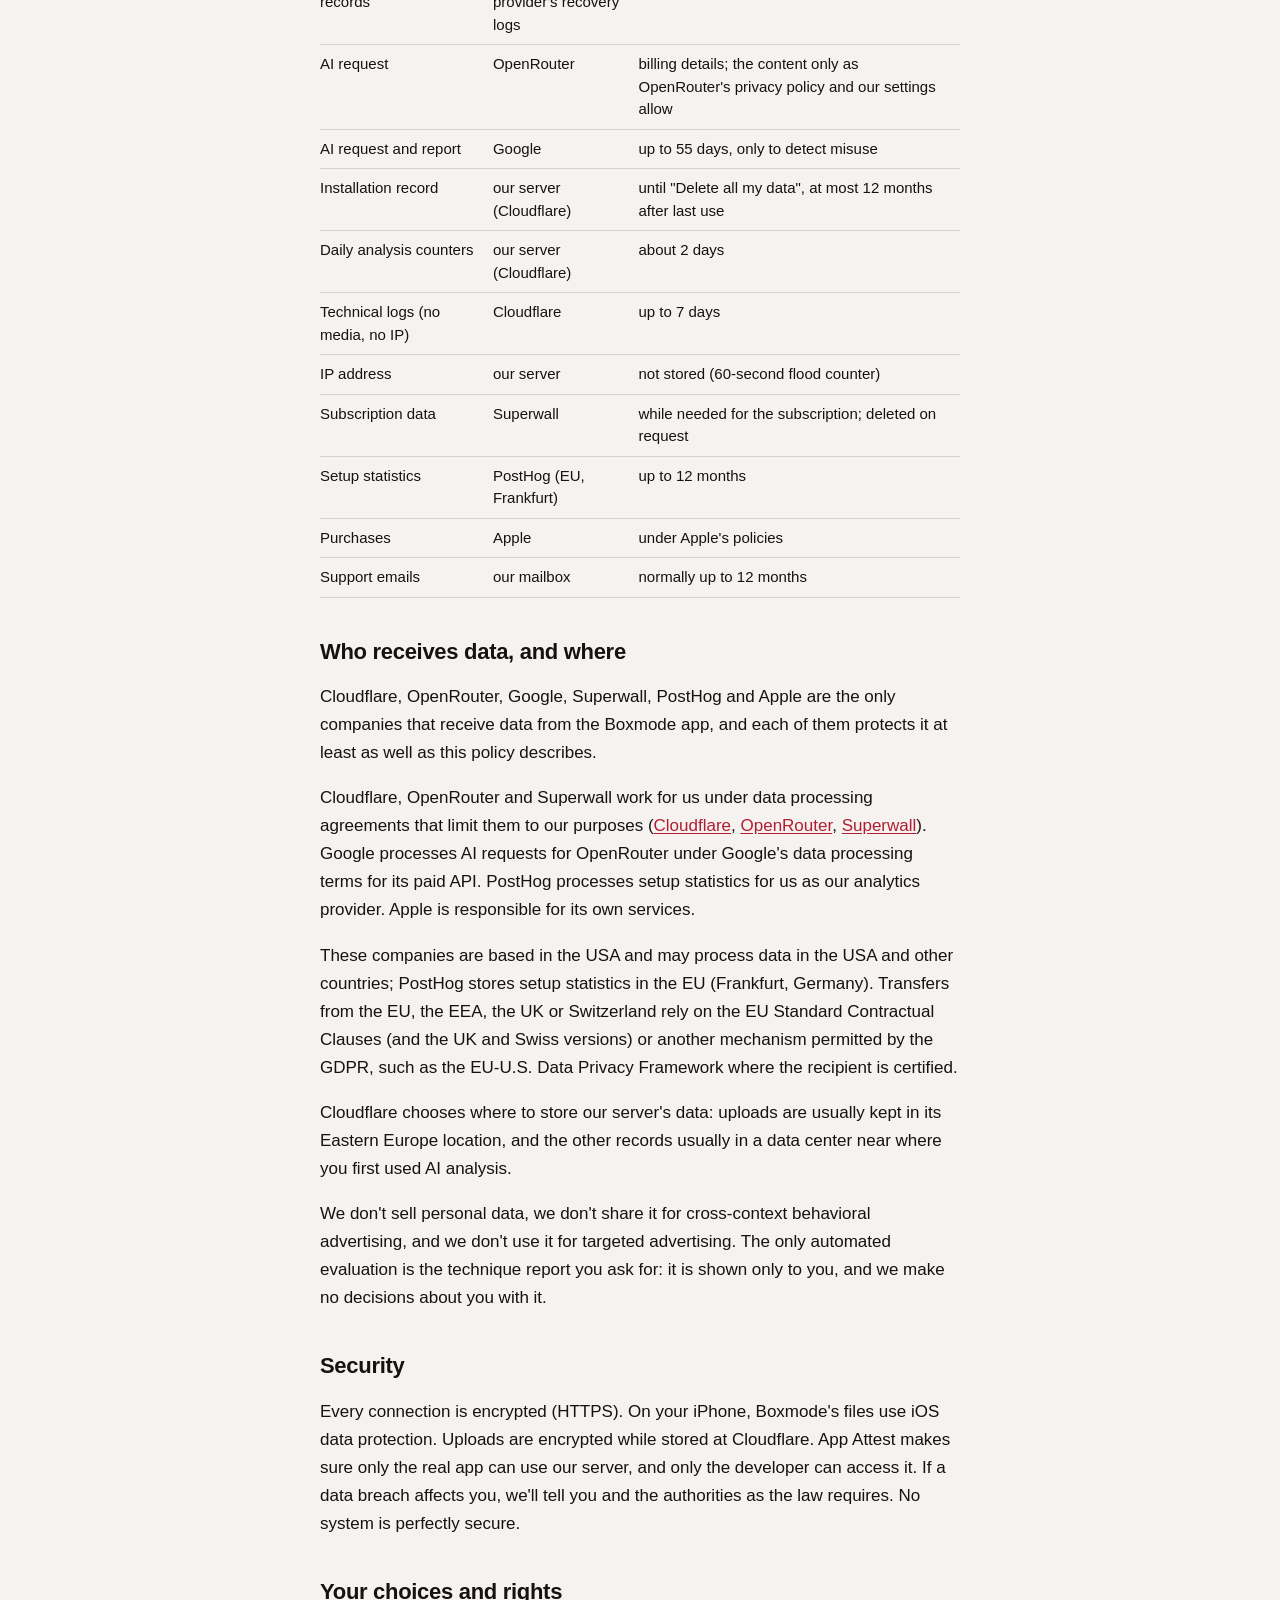
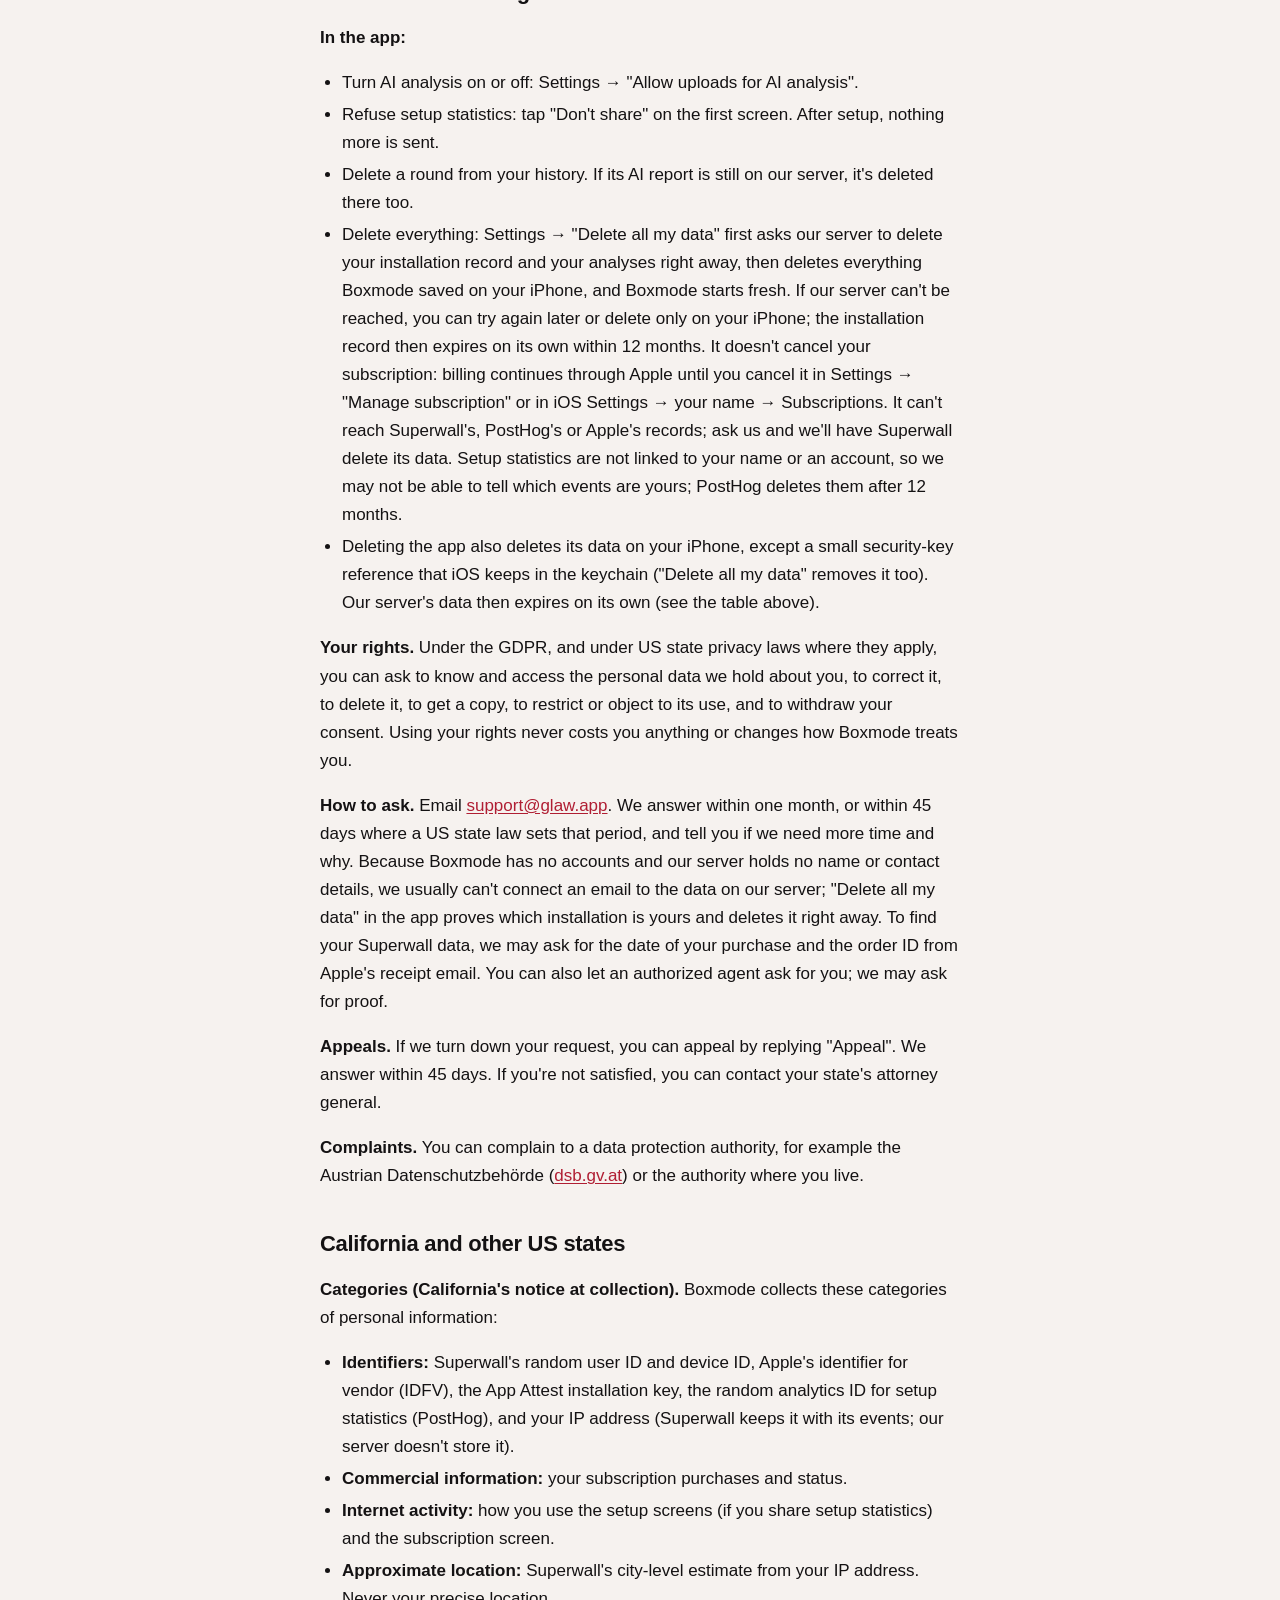
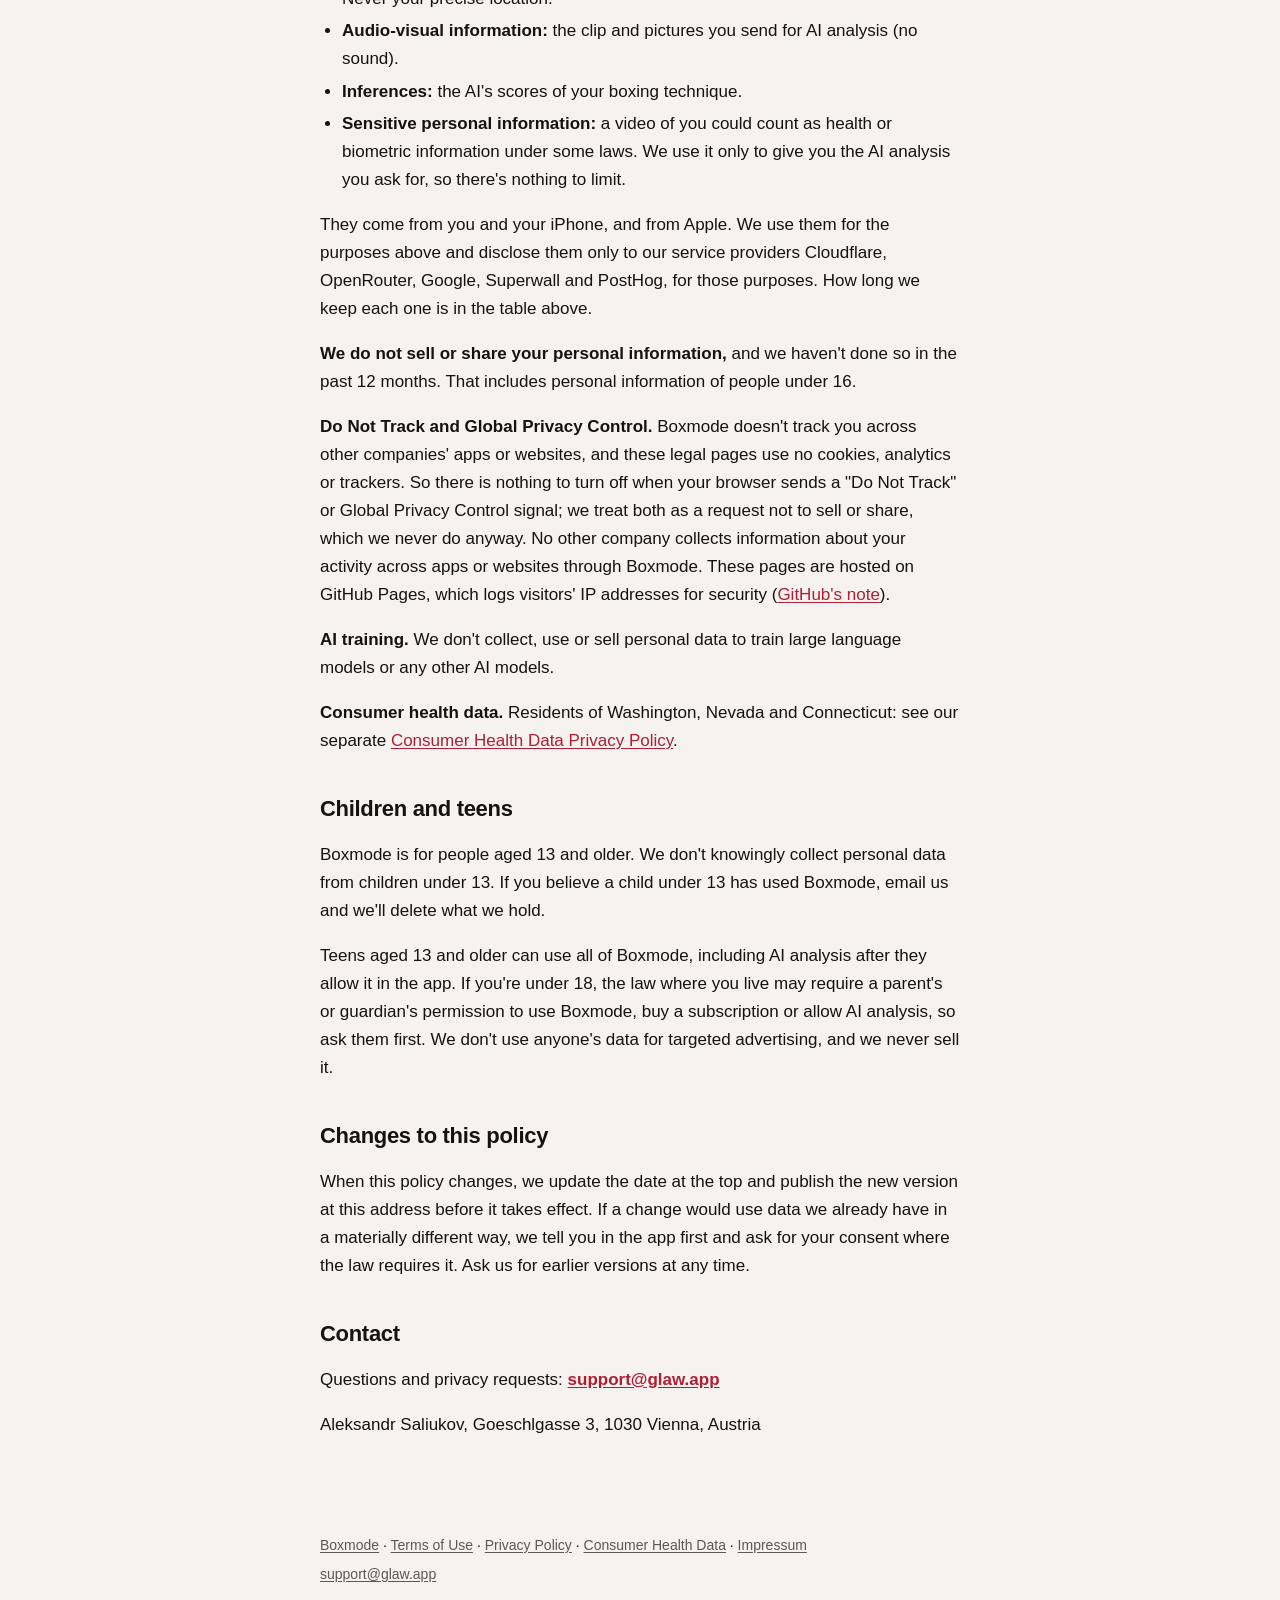
<file: privacy/index.html>
<!DOCTYPE html>
<html lang="en">
<head>
<meta charset="utf-8">
<meta name="viewport" content="width=device-width, initial-scale=1">
<title>Boxmode — Privacy Policy</title>
<meta name="description" content="How Boxmode handles your data: what stays on your iPhone, AI analysis only with your permission, and your rights.">
<link rel="stylesheet" href="../style.css">
<link rel="canonical" href="https://soloranez21.github.io/boxmode-legal/privacy/">
<link rel="alternate" hreflang="en" href="https://soloranez21.github.io/boxmode-legal/privacy/">
<link rel="alternate" hreflang="de" href="https://soloranez21.github.io/boxmode-legal/de/privacy/">
</head>
<body>
<main>
<p class="lang"><a href="../de/privacy/" lang="de" hreflang="de">Deutsch</a></p>
<a class="brand" href="../"><span class="dot" aria-hidden="true"></span>Boxmode</a>
<h1>Boxmode Privacy Policy</h1>
<p class="meta">Last updated: October 31, 2026 · Effective: October 31, 2026</p>
<p>Boxmode is a boxing coach for iPhone. It watches you train through your iPhone's camera and coaches you. It is built so that your training stays on your iPhone.</p>
<h2 id="the-short-version">The short version</h2>
<div class="card">
<ul>
  <li><strong>Your camera stays on your iPhone.</strong> Live tracking runs on your iPhone. Your videos, rounds and history are saved only there.</li>
  <li><strong>AI analysis is your choice.</strong> Only if you allow it, a silent copy of the clip you analyze, still pictures from it and a few training details go to our server and to Google's Gemini AI model, through OpenRouter. Our server deletes the clip when the analysis is done and keeps the report for at most 1 hour. Google keeps a copy for up to 55 days to check for misuse.</li>
  <li><strong>Setup statistics are your choice too.</strong> During your first setup, Boxmode tells PostHog which screens you see and sends a code for each answer, never your name. Tap "Don't share" on the first screen and nothing is sent.</li>
  <li><strong>No account, no ads, no tracking.</strong> We don't sell your data, we don't share it for advertising, and we don't use it to train AI.</li>
  <li><strong>Subscriptions</strong> are paid through Apple. Superwall helps us run the subscription screen.</li>
  <li><strong>Boxmode is for people aged 13 and older.</strong></li>
  <li><strong>Delete everything at any time</strong> in Settings → "Delete all my data".</li>
</ul>
</div>
<h2 id="who-is-responsible">Who is responsible</h2>
<p>Aleksandr Saliukov, an individual developer, is responsible for Boxmode ("we", "us"). Under the EU General Data Protection Regulation (GDPR) he is the "controller".</p>
<p>Goeschlgasse 3, 1030 Vienna, Austria</p>
<p>Email: <strong><a href="mailto:support@glaw.app">support@glaw.app</a></strong></p>
<h2 id="what-stays-on-your-iphone">What stays on your iPhone</h2>
<p>Boxmode does almost everything on your iPhone. We never receive:</p>
<ul>
  <li>the live camera picture. Apple's Vision framework finds your body in it on your iPhone; the body points it measures include points on your face (nose, eyes and ears);</li>
  <li>your recordings and the videos you import, the punch counts, scores and replays of your rounds, and your training history;</li>
  <li>your setup answers, for example your experience, goals, training days and stance, and your first name if you enter one (if you share setup statistics, only a code for each option you pick goes to PostHog, described below; never your name);</li>
  <li>your Career progress, your fighter's look and your settings;</li>
  <li>AI reports, once they have reached your iPhone.</li>
</ul>
<p>Videos and training history are kept in the app's private storage with iOS data protection, and they are left out of iCloud and computer backups. Settings and setup answers can be part of your device backup, which Apple encrypts according to your backup settings.</p>
<p>When you save a video or poster to Photos, or share it with the iOS share sheet, it goes where you send it. We don't receive it.</p>
<h2 id="ai-round-analysis-only-with-your-permission">AI round analysis (only with your permission)</h2>
<h3 id="when-it-happens">When it happens</h3>
<p>The first time you ask for AI feedback, Boxmode explains what would be sent and asks for your permission. Only after you tap "Allow AI analysis" does Boxmode upload anything, and then only the clips you analyze in Analyze and the rounds you send for an AI review. You can turn this off at any time in Settings → "Allow uploads for AI analysis". Without it, nothing is uploaded, and the rest of the app works as usual.</p>
<h3 id="what-is-sent">What is sent</h3>
<p>For each analysis:</p>
<ul>
  <li>a silent, low-resolution copy of the clip (no sound, at most 30 seconds and 8 MB);</li>
  <li>still pictures from the clip (up to 4 per second, at most 512 pixels on the long side);</li>
  <li>your stance and experience level from setup;</li>
  <li>a short movement summary measured on your iPhone: when each punch happened, on which side of the picture, and its type (straight, hook or uppercut), moments when both hands were low, how much of your body was visible, and whether the clip is mirrored;</li>
  <li>the clip's length and shape, a random ID for the request, and a fingerprint (SHA-256 hash) of the original file, so the same upload isn't analyzed twice;</li>
  <li>your iPhone's preferred languages, which iOS adds to every web request; our server keeps only whether your report should be in English or German;</li>
  <li>a security signature from Apple's App Attest (see "App security and fair use").</li>
</ul>
<p>The clip and the pictures show what the camera saw: you, your face and the room around you. Your name, your other answers, your history and your original video are never sent.</p>
<h3 id="who-receives-it">Who receives it</h3>
<ul>
  <li><strong>Cloudflare, Inc.</strong> (USA) runs our server (Cloudflare Workers). It stores the upload while the analysis runs (Cloudflare R2) and keeps the report until your iPhone collects it.</li>
  <li><strong>OpenRouter, Inc.</strong> (USA) passes the request to the AI model.</li>
  <li><strong>Google LLC</strong> (USA) runs the AI model <strong>Gemini 3.8 Flash</strong> (<code>google/gemini-3.8-flash</code>) on its paid Gemini API (Google AI Studio). Google receives the request from OpenRouter and processes it for OpenRouter.</li>
</ul>
<p>They work for us as processors (service providers) and may use the data only to provide this service.</p>
<h3 id="what-the-ai-does">What the AI does</h3>
<p>The model watches the clip and writes a coaching report: tips about your punches and guard with the moments they happen, one drill, and scores from 1 to 99 for guard, punches, defense, footwork, combos and pace. The report goes back to your iPhone. It is technique feedback written by a machine, and it can be wrong. It is not used to make any decision about you.</p>
<h3 id="how-long-it-is-kept">How long it is kept</h3>
<ul>
  <li><strong>Our server</strong> deletes the upload as soon as the analysis ends, whether it finished, failed or was cancelled. An automatic rule also deletes any upload still there after 1 day. The report stays on our server for at most 1 hour, so your iPhone can collect it, and is then deleted.</li>
  <li><strong>Our hosting provider's recovery logs</strong> can still hold deleted reports and records for up to 30 days before they're erased for good. We don't restore them. Uploaded videos are not part of these logs.</li>
  <li><strong>OpenRouter</strong> passes the request on to Google and keeps request details such as time, model and cost for billing. It may keep the content itself only as its <a href="https://openrouter.ai/privacy">privacy policy</a> and our account settings allow. It doesn't train AI on it, and it sends our requests only to providers that don't either.</li>
  <li><strong>Google</strong> keeps the request and the report for up to 55 days, only to detect misuse of its service. Authorized Google staff may look at items its systems flag. Google doesn't use them to train Gemini or to improve its other products; its rules only allow using them to detect misuse.</li>
</ul>
<h3 id="what-we-never-do">What we never do</h3>
<p>We don't use your video to recognize or identify you, we don't create face or body templates, and we never use it for advertising. We don't use it to train AI models.</p>
<h3 id="why-we-may-do-this">Why we may do this</h3>
<p>Your consent (Art. 6(1)(a) GDPR). Where a video of your body could reveal something about your health, your explicit consent (Art. 9(2)(a) GDPR). You can withdraw your consent at any time in Settings; this doesn't affect analyses that already happened.</p>
<h2 id="app-security-and-fair-use">App security and fair use</h2>
<p>Our AI server only answers the real Boxmode app. This keeps it safe from misuse and its costs under control.</p>
<ul>
  <li><strong>App Attest.</strong> The first time you start an AI analysis, your iPhone creates a security key with Apple's App Attest, and Apple confirms that the key belongs to a genuine copy of Boxmode. Our server stores the key's ID, its public key, a counter and when it was last used. We call this the installation record. It holds no name, email address, Apple Account or device name. Every analysis request is signed with this key.</li>
  <li><strong>Daily limit.</strong> The installation record also lets us count analyses (currently 10 a day for each installation). These counters are deleted within 2 days.</li>
  <li><strong>IP address.</strong> Like every internet service, our server sees your IP address when your iPhone connects. It's used for that request and for a flood-protection counter that lasts 60 seconds. We never store it.</li>
  <li><strong>Logs.</strong> Our server writes short technical log lines, such as which model ran, how many tokens it used, what it cost, and error codes. They contain no video, pictures, report text, IP address or installation key; Cloudflare only adds the time, the server version and a request number. Cloudflare keeps them for up to 7 days.</li>
  <li><strong>How long:</strong> the installation record is kept until you use "Delete all my data" or until 12 months after it was last used, whichever comes first.</li>
</ul>
<p>Why: our legitimate interest in protecting the service from misuse and unexpected costs (Art. 6(1)(f) GDPR).</p>
<h2 id="subscriptions">Subscriptions</h2>
<h3 id="apple">Apple</h3>
<p>You buy Boxmode Pro through Apple's App Store. Apple handles payment under its own terms and <a href="https://www.apple.com/legal/privacy/">privacy policy</a>. We never see your payment details. "Restore purchases" and "Manage subscription" in Settings talk to Apple directly.</p>
<h3 id="superwall">Superwall</h3>
<p>Superwall (Nest 22, Inc., USA) helps us sell the subscription. It processes purchases made on our subscription screen, tells the app whether your subscription is active, and shows us how the subscription screen performs. It works for us as a processor (service provider).</p>
<p>Boxmode starts Superwall only when it shows the subscription screen: at the end of setup, on the "Unlock Boxmode" screen, or from Settings → "Get Boxmode Pro". Once started, it runs until you close the app. If you are a subscriber and don't open the subscription screen, Boxmode sends Superwall nothing.</p>
<p>While it runs, Superwall receives:</p>
<ul>
  <li><strong>identifiers:</strong> a random user ID and a device ID that Superwall creates, and Apple's identifier for vendor (IDFV);</li>
  <li><strong>device and app information,</strong> such as device model, iOS version, app version, install date, language, region, currency, time zone, network type, display and text-size settings, and your App Store country;</li>
  <li><strong>your IP address,</strong> which Superwall stores with these events and uses to estimate your approximate location (city, region and country);</li>
  <li><strong>subscription activity:</strong> when the subscription screen opens and closes, purchases you start, complete or cancel, purchases that fail, restores, and app opens and closes while Superwall runs;</li>
  <li><strong>purchase information from Apple:</strong> product, price, currency, dates and Apple's transaction IDs, also from Apple's later renewal notices.</li>
</ul>
<p>Superwall never receives your name, your answers, your age, your videos, your AI reports or your training data. We don't use Superwall's install attribution or any advertising network.</p>
<p>Why: to sell and manage your subscription (contract, Art. 6(1)(b) GDPR), and to understand how our subscription screen works (legitimate interest, Art. 6(1)(f) GDPR; you can object at any time).</p>
<p>How long: Superwall keeps this data while it's needed for these purposes and then deletes it under its retention rules and our agreement. You can ask us at any time to have it deleted. See also <a href="https://superwall.com/legal/privacy-policy">Superwall's privacy policy</a>.</p>
<h2 id="setup-statistics-posthog">Setup statistics (PostHog)</h2>
<p>The first screen says: "By continuing, you share setup statistics, never your name." If you continue, Boxmode sends pseudonymous usage events to PostHog Inc. (USA), our analytics provider (processor), so we can see which setup screens help and where people stop. If you tap "Don't share" there, nothing is sent, and nothing leaves your iPhone before you continue. PostHog stores this data in its EU cloud in Frankfurt, Germany. Setup statistics run only during your first setup, from the first screen to "Start Day 1", and stop for good when it's finished. Training, AI analysis, "Watch the intro again" and the rest of the app never send setup statistics.</p>
<p>PostHog receives:</p>
<ul>
  <li><strong>Setup events:</strong> which setup screen you viewed, whether you moved forward or back, how many seconds you spent on it, the option you picked for each question (as a code, for example "some experience" or "home"), the days a week and minutes you picked, whether you entered a name (yes or no only, never the name itself), whether you allowed the camera, when you left or returned to the app, and when setup was finished.</li>
  <li><strong>A random analytics ID</strong> that Boxmode creates on your iPhone. It is not Apple's advertising identifier or identifier for vendor, and it is not shared with Superwall. "Delete all my data" replaces it with a new one.</li>
  <li><strong>Device and app information,</strong> such as device model, iOS version, app version, app language, region, time zone, screen size and network type.</li>
</ul>
<p>PostHog does not store your IP address or work out your location from it, and no profile about you is created. We never send PostHog your name, your camera picture, your videos, your rounds, your AI reports or purchase details (PostHog only sees that you moved past the subscription screen).</p>
<p>Why: to improve setup (legitimate interest, Art. 6(1)(f) GDPR). The events are only sent after you have seen the notice on the first screen and continued; tap "Don't share" there to refuse, or object at any time by email.</p>
<p>How long: PostHog keeps setup statistics for up to 12 months and then deletes them. See also <a href="https://posthog.com/privacy">PostHog's privacy policy</a>.</p>
<h2 id="other-apple-services">Other Apple services</h2>
<ul>
  <li><strong>App Store and StoreKit:</strong> downloads, purchases, restores and the rating prompt are Apple's own services.</li>
</ul>
<h2 id="permissions-boxmode-asks-for">Permissions Boxmode asks for</h2>
<ul>
  <li><strong>Camera:</strong> for live tracking and for recording rounds, on your iPhone. A clip leaves your iPhone only for AI analysis, with your permission.</li>
  <li><strong>Photos (add only):</strong> to save videos and posters to your library when you tap Save. "Choose from Photos" uses Apple's picker, so Boxmode only receives the video you pick.</li>
</ul>
<p>Boxmode doesn't use your microphone, your location, your contacts or Apple Health, and it never asks to track you. You can change permissions in iOS Settings at any time.</p>
<h2 id="when-you-email-us">When you email us</h2>
<p>If you write to <a href="mailto:support@glaw.app">support@glaw.app</a>, we use your email address and your message only to answer you. We delete the conversation when it's no longer needed, normally within 12 months, unless the law requires us to keep it longer. Why: to handle your request (Art. 6(1)(b) and (f) GDPR).</p>
<h2 id="how-long-data-is-kept">How long data is kept</h2>
<div class="table-wrap"><table>
  <thead><tr><th>Data</th><th>Where</th><th>How long</th></tr></thead>
  <tbody>
    <tr><td>Videos, rounds, history, answers, AI reports</td><td>your iPhone</td><td>until you delete them, use "Delete all my data" or delete the app</td></tr>
    <tr><td>AI upload: clip, pictures, training details</td><td>our server (Cloudflare)</td><td>deleted when the analysis ends, at most 1 day</td></tr>
    <tr><td>AI report</td><td>our server (Cloudflare)</td><td>at most 1 hour</td></tr>
    <tr><td>Deleted reports and records</td><td>our hosting provider's recovery logs</td><td>up to 30 days</td></tr>
    <tr><td>AI request</td><td>OpenRouter</td><td>billing details; the content only as OpenRouter's privacy policy and our settings allow</td></tr>
    <tr><td>AI request and report</td><td>Google</td><td>up to 55 days, only to detect misuse</td></tr>
    <tr><td>Installation record</td><td>our server (Cloudflare)</td><td>until "Delete all my data", at most 12 months after last use</td></tr>
    <tr><td>Daily analysis counters</td><td>our server (Cloudflare)</td><td>about 2 days</td></tr>
    <tr><td>Technical logs (no media, no IP)</td><td>Cloudflare</td><td>up to 7 days</td></tr>
    <tr><td>IP address</td><td>our server</td><td>not stored (60-second flood counter)</td></tr>
    <tr><td>Subscription data</td><td>Superwall</td><td>while needed for the subscription; deleted on request</td></tr>
    <tr><td>Setup statistics</td><td>PostHog (EU, Frankfurt)</td><td>up to 12 months</td></tr>
    <tr><td>Purchases</td><td>Apple</td><td>under Apple's policies</td></tr>
    <tr><td>Support emails</td><td>our mailbox</td><td>normally up to 12 months</td></tr>
  </tbody>
</table></div>
<h2 id="who-receives-data-and-where">Who receives data, and where</h2>
<p>Cloudflare, OpenRouter, Google, Superwall, PostHog and Apple are the only companies that receive data from the Boxmode app, and each of them protects it at least as well as this policy describes.</p>
<p>Cloudflare, OpenRouter and Superwall work for us under data processing agreements that limit them to our purposes (<a href="https://www.cloudflare.com/cloudflare-customer-dpa/">Cloudflare</a>, <a href="https://openrouter.ai/data-processing-agreement">OpenRouter</a>, <a href="https://superwall.com/legal/dpa">Superwall</a>). Google processes AI requests for OpenRouter under Google's data processing terms for its paid API. PostHog processes setup statistics for us as our analytics provider. Apple is responsible for its own services.</p>
<p>These companies are based in the USA and may process data in the USA and other countries; PostHog stores setup statistics in the EU (Frankfurt, Germany). Transfers from the EU, the EEA, the UK or Switzerland rely on the EU Standard Contractual Clauses (and the UK and Swiss versions) or another mechanism permitted by the GDPR, such as the EU-U.S. Data Privacy Framework where the recipient is certified.</p>
<p>Cloudflare chooses where to store our server's data: uploads are usually kept in its Eastern Europe location, and the other records usually in a data center near where you first used AI analysis.</p>
<p>We don't sell personal data, we don't share it for cross-context behavioral advertising, and we don't use it for targeted advertising. The only automated evaluation is the technique report you ask for: it is shown only to you, and we make no decisions about you with it.</p>
<h2 id="security">Security</h2>
<p>Every connection is encrypted (HTTPS). On your iPhone, Boxmode's files use iOS data protection. Uploads are encrypted while stored at Cloudflare. App Attest makes sure only the real app can use our server, and only the developer can access it. If a data breach affects you, we'll tell you and the authorities as the law requires. No system is perfectly secure.</p>
<h2 id="your-choices-and-rights">Your choices and rights</h2>
<p><strong>In the app:</strong></p>
<ul>
  <li>Turn AI analysis on or off: Settings → "Allow uploads for AI analysis".</li>
  <li>Refuse setup statistics: tap "Don't share" on the first screen. After setup, nothing more is sent.</li>
  <li>Delete a round from your history. If its AI report is still on our server, it's deleted there too.</li>
  <li>Delete everything: Settings → "Delete all my data" first asks our server to delete your installation record and your analyses right away, then deletes everything Boxmode saved on your iPhone, and Boxmode starts fresh. If our server can't be reached, you can try again later or delete only on your iPhone; the installation record then expires on its own within 12 months. It doesn't cancel your subscription: billing continues through Apple until you cancel it in Settings → "Manage subscription" or in iOS Settings → your name → Subscriptions. It can't reach Superwall's, PostHog's or Apple's records; ask us and we'll have Superwall delete its data. Setup statistics are not linked to your name or an account, so we may not be able to tell which events are yours; PostHog deletes them after 12 months.</li>
  <li>Deleting the app also deletes its data on your iPhone, except a small security-key reference that iOS keeps in the keychain ("Delete all my data" removes it too). Our server's data then expires on its own (see the table above).</li>
</ul>
<p><strong>Your rights.</strong> Under the GDPR, and under US state privacy laws where they apply, you can ask to know and access the personal data we hold about you, to correct it, to delete it, to get a copy, to restrict or object to its use, and to withdraw your consent. Using your rights never costs you anything or changes how Boxmode treats you.</p>
<p><strong>How to ask.</strong> Email <a href="mailto:support@glaw.app">support@glaw.app</a>. We answer within one month, or within 45 days where a US state law sets that period, and tell you if we need more time and why. Because Boxmode has no accounts and our server holds no name or contact details, we usually can't connect an email to the data on our server; "Delete all my data" in the app proves which installation is yours and deletes it right away. To find your Superwall data, we may ask for the date of your purchase and the order ID from Apple's receipt email. You can also let an authorized agent ask for you; we may ask for proof.</p>
<p><strong>Appeals.</strong> If we turn down your request, you can appeal by replying "Appeal". We answer within 45 days. If you're not satisfied, you can contact your state's attorney general.</p>
<p><strong>Complaints.</strong> You can complain to a data protection authority, for example the Austrian Datenschutzbehörde (<a href="https://www.dsb.gv.at/">dsb.gv.at</a>) or the authority where you live.</p>
<h2 id="california-and-other-us-states">California and other US states</h2>
<p><strong>Categories (California's notice at collection).</strong> Boxmode collects these categories of personal information:</p>
<ul>
  <li><strong>Identifiers:</strong> Superwall's random user ID and device ID, Apple's identifier for vendor (IDFV), the App Attest installation key, the random analytics ID for setup statistics (PostHog), and your IP address (Superwall keeps it with its events; our server doesn't store it).</li>
  <li><strong>Commercial information:</strong> your subscription purchases and status.</li>
  <li><strong>Internet activity:</strong> how you use the setup screens (if you share setup statistics) and the subscription screen.</li>
  <li><strong>Approximate location:</strong> Superwall's city-level estimate from your IP address. Never your precise location.</li>
  <li><strong>Audio-visual information:</strong> the clip and pictures you send for AI analysis (no sound).</li>
  <li><strong>Inferences:</strong> the AI's scores of your boxing technique.</li>
  <li><strong>Sensitive personal information:</strong> a video of you could count as health or biometric information under some laws. We use it only to give you the AI analysis you ask for, so there's nothing to limit.</li>
</ul>
<p>They come from you and your iPhone, and from Apple. We use them for the purposes above and disclose them only to our service providers Cloudflare, OpenRouter, Google, Superwall and PostHog, for those purposes. How long we keep each one is in the table above.</p>
<p><strong>We do not sell or share your personal information,</strong> and we haven't done so in the past 12 months. That includes personal information of people under 16.</p>
<p><strong>Do Not Track and Global Privacy Control.</strong> Boxmode doesn't track you across other companies' apps or websites, and these legal pages use no cookies, analytics or trackers. So there is nothing to turn off when your browser sends a "Do Not Track" or Global Privacy Control signal; we treat both as a request not to sell or share, which we never do anyway. No other company collects information about your activity across apps or websites through Boxmode. These pages are hosted on GitHub Pages, which logs visitors' IP addresses for security (<a href="https://docs.github.com/en/pages/getting-started-with-github-pages/what-is-github-pages#data-collection">GitHub's note</a>).</p>
<p><strong>AI training.</strong> We don't collect, use or sell personal data to train large language models or any other AI models.</p>
<p><strong>Consumer health data.</strong> Residents of Washington, Nevada and Connecticut: see our separate <a href="../health-data/">Consumer Health Data Privacy Policy</a>.</p>
<h2 id="children-and-teens">Children and teens</h2>
<p>Boxmode is for people aged 13 and older. We don't knowingly collect personal data from children under 13. If you believe a child under 13 has used Boxmode, email us and we'll delete what we hold.</p>
<p>Teens aged 13 and older can use all of Boxmode, including AI analysis after they allow it in the app. If you're under 18, the law where you live may require a parent's or guardian's permission to use Boxmode, buy a subscription or allow AI analysis, so ask them first. We don't use anyone's data for targeted advertising, and we never sell it.</p>
<h2 id="changes-to-this-policy">Changes to this policy</h2>
<p>When this policy changes, we update the date at the top and publish the new version at this address before it takes effect. If a change would use data we already have in a materially different way, we tell you in the app first and ask for your consent where the law requires it. Ask us for earlier versions at any time.</p>
<h2 id="contact">Contact</h2>
<p>Questions and privacy requests: <strong><a href="mailto:support@glaw.app">support@glaw.app</a></strong></p>
<p>Aleksandr Saliukov, Goeschlgasse 3, 1030 Vienna, Austria</p>
</main>
<footer>
<p><a href="../">Boxmode</a> · <a href="../terms/">Terms of Use</a> · <a href="./">Privacy Policy</a> · <a href="../health-data/">Consumer Health Data</a> · <a href="../de/impressum/">Impressum</a></p>
<p><a href="mailto:support@glaw.app">support@glaw.app</a></p>
</footer>
</body>
</html>
</file>
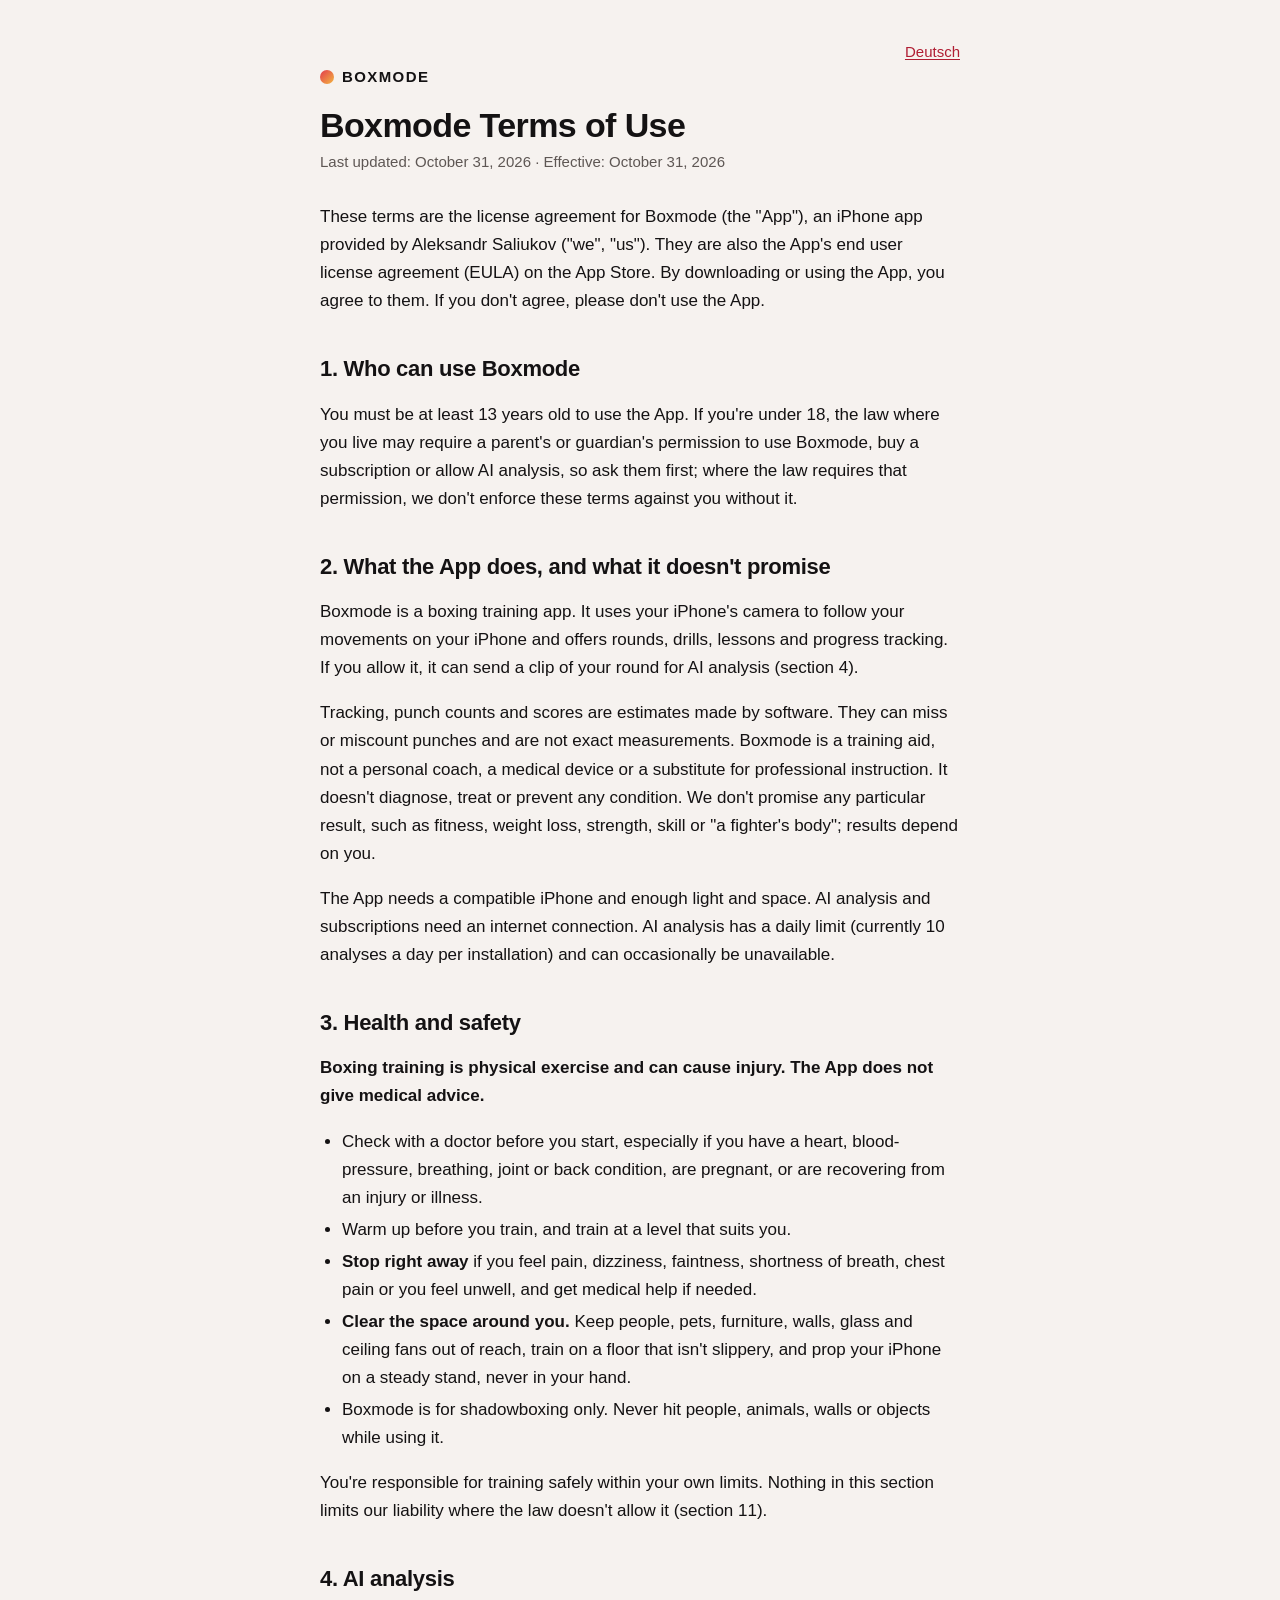
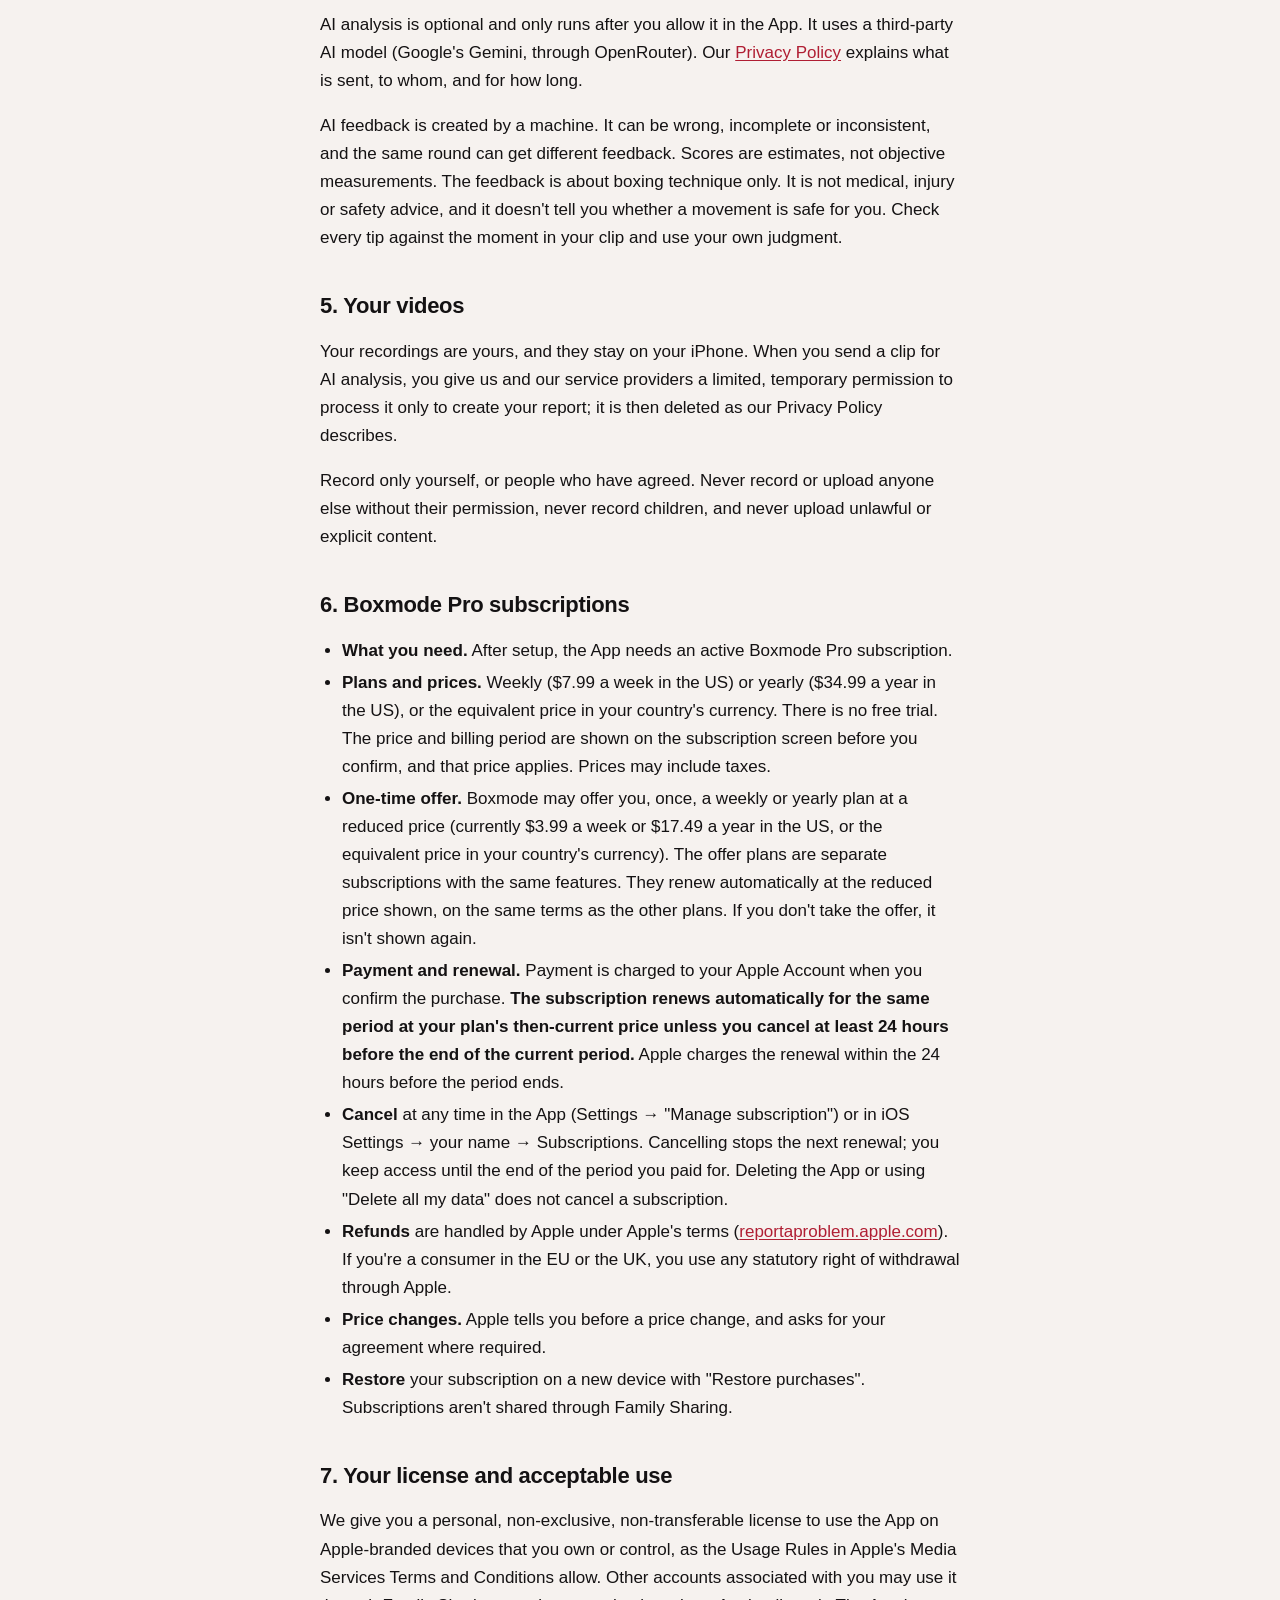
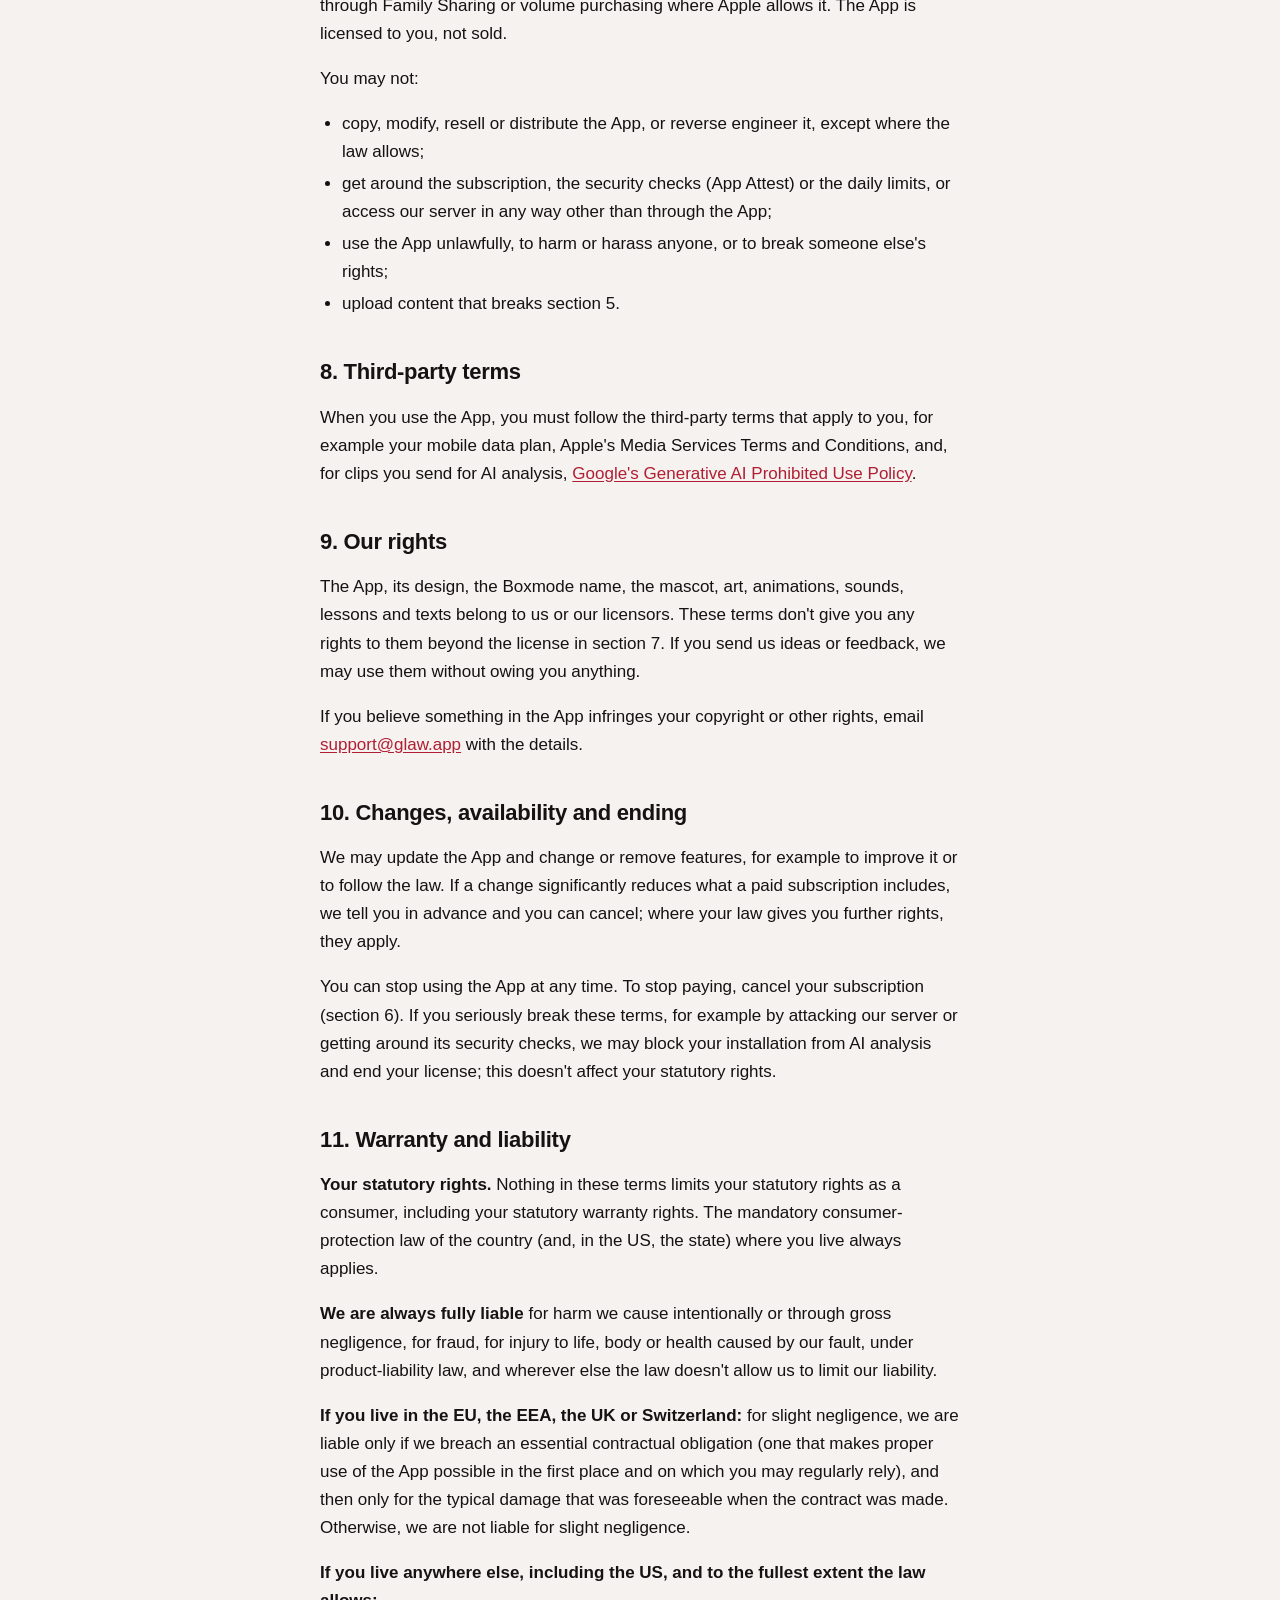
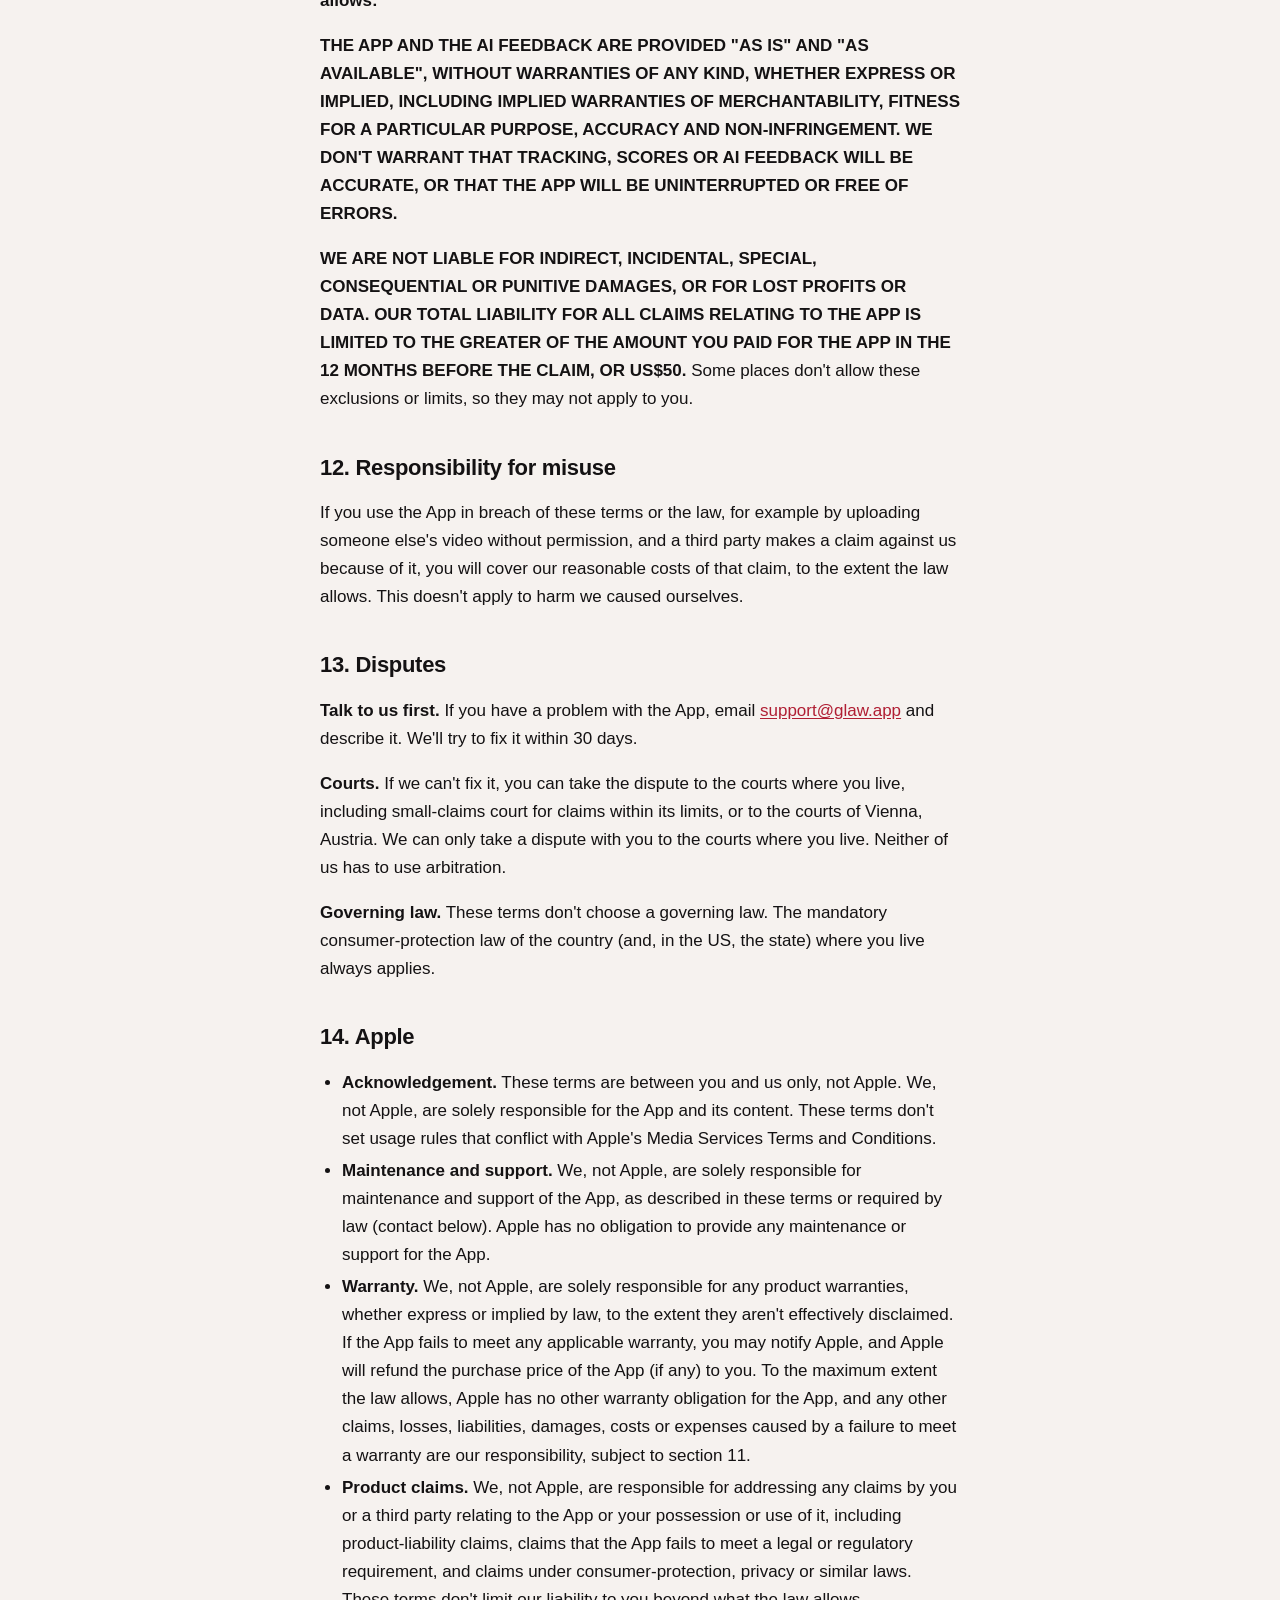
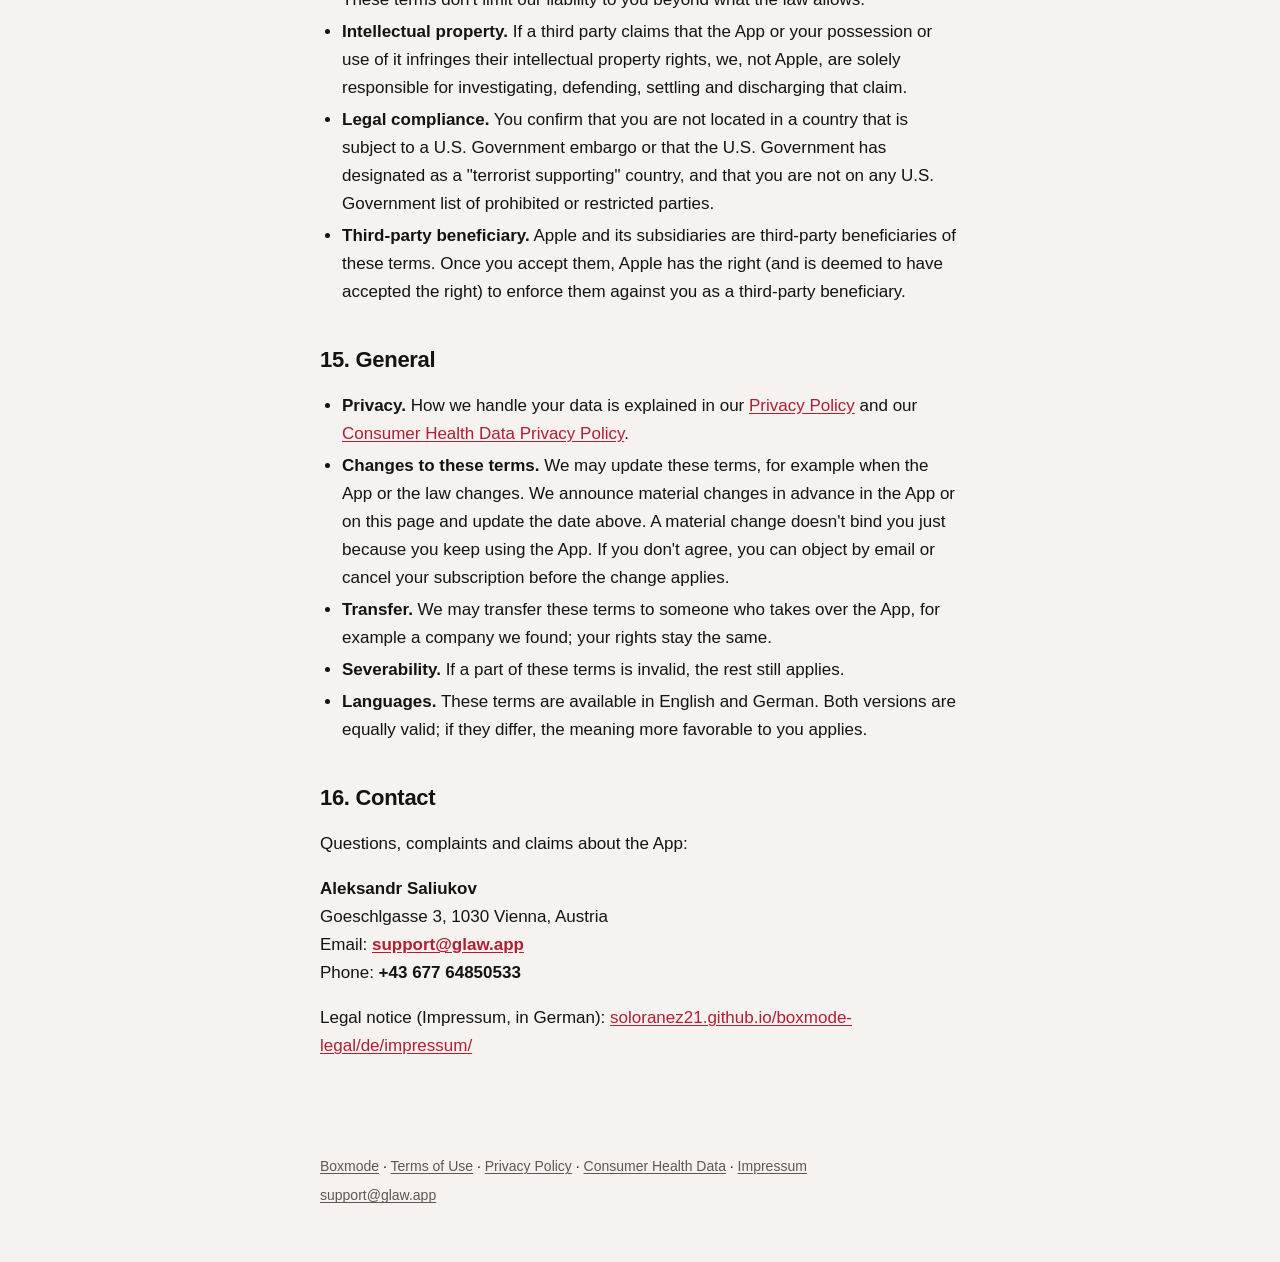
<file: terms/index.html>
<!DOCTYPE html>
<html lang="en">
<head>
<meta charset="utf-8">
<meta name="viewport" content="width=device-width, initial-scale=1">
<title>Boxmode — Terms of Use</title>
<meta name="description" content="Boxmode&#x27;s Terms of Use and end user license agreement (EULA).">
<link rel="stylesheet" href="../style.css">
<link rel="canonical" href="https://soloranez21.github.io/boxmode-legal/terms/">
<link rel="alternate" hreflang="en" href="https://soloranez21.github.io/boxmode-legal/terms/">
<link rel="alternate" hreflang="de" href="https://soloranez21.github.io/boxmode-legal/de/terms/">
</head>
<body>
<main>
<p class="lang"><a href="../de/terms/" lang="de" hreflang="de">Deutsch</a></p>
<a class="brand" href="../"><span class="dot" aria-hidden="true"></span>Boxmode</a>
<h1>Boxmode Terms of Use</h1>
<p class="meta">Last updated: October 31, 2026 · Effective: October 31, 2026</p>
<p>These terms are the license agreement for Boxmode (the "App"), an iPhone app provided by Aleksandr Saliukov ("we", "us"). They are also the App's end user license agreement (EULA) on the App Store. By downloading or using the App, you agree to them. If you don't agree, please don't use the App.</p>
<h2 id="1-who-can-use-boxmode">1. Who can use Boxmode</h2>
<p>You must be at least 13 years old to use the App. If you're under 18, the law where you live may require a parent's or guardian's permission to use Boxmode, buy a subscription or allow AI analysis, so ask them first; where the law requires that permission, we don't enforce these terms against you without it.</p>
<h2 id="2-what-the-app-does-and-what-it-doesn-t-promise">2. What the App does, and what it doesn't promise</h2>
<p>Boxmode is a boxing training app. It uses your iPhone's camera to follow your movements on your iPhone and offers rounds, drills, lessons and progress tracking. If you allow it, it can send a clip of your round for AI analysis (section 4).</p>
<p>Tracking, punch counts and scores are estimates made by software. They can miss or miscount punches and are not exact measurements. Boxmode is a training aid, not a personal coach, a medical device or a substitute for professional instruction. It doesn't diagnose, treat or prevent any condition. We don't promise any particular result, such as fitness, weight loss, strength, skill or "a fighter's body"; results depend on you.</p>
<p>The App needs a compatible iPhone and enough light and space. AI analysis and subscriptions need an internet connection. AI analysis has a daily limit (currently 10 analyses a day per installation) and can occasionally be unavailable.</p>
<h2 id="3-health-and-safety">3. Health and safety</h2>
<p><strong>Boxing training is physical exercise and can cause injury. The App does not give medical advice.</strong></p>
<ul>
  <li>Check with a doctor before you start, especially if you have a heart, blood-pressure, breathing, joint or back condition, are pregnant, or are recovering from an injury or illness.</li>
  <li>Warm up before you train, and train at a level that suits you.</li>
  <li><strong>Stop right away</strong> if you feel pain, dizziness, faintness, shortness of breath, chest pain or you feel unwell, and get medical help if needed.</li>
  <li><strong>Clear the space around you.</strong> Keep people, pets, furniture, walls, glass and ceiling fans out of reach, train on a floor that isn't slippery, and prop your iPhone on a steady stand, never in your hand.</li>
  <li>Boxmode is for shadowboxing only. Never hit people, animals, walls or objects while using it.</li>
</ul>
<p>You're responsible for training safely within your own limits. Nothing in this section limits our liability where the law doesn't allow it (section 11).</p>
<h2 id="4-ai-analysis">4. AI analysis</h2>
<p>AI analysis is optional and only runs after you allow it in the App. It uses a third-party AI model (Google's Gemini, through OpenRouter). Our <a href="../privacy/">Privacy Policy</a> explains what is sent, to whom, and for how long.</p>
<p>AI feedback is created by a machine. It can be wrong, incomplete or inconsistent, and the same round can get different feedback. Scores are estimates, not objective measurements. The feedback is about boxing technique only. It is not medical, injury or safety advice, and it doesn't tell you whether a movement is safe for you. Check every tip against the moment in your clip and use your own judgment.</p>
<h2 id="5-your-videos">5. Your videos</h2>
<p>Your recordings are yours, and they stay on your iPhone. When you send a clip for AI analysis, you give us and our service providers a limited, temporary permission to process it only to create your report; it is then deleted as our Privacy Policy describes.</p>
<p>Record only yourself, or people who have agreed. Never record or upload anyone else without their permission, never record children, and never upload unlawful or explicit content.</p>
<h2 id="6-boxmode-pro-subscriptions">6. Boxmode Pro subscriptions</h2>
<ul>
  <li><strong>What you need.</strong> After setup, the App needs an active Boxmode Pro subscription.</li>
  <li><strong>Plans and prices.</strong> Weekly ($7.99 a week in the US) or yearly ($34.99 a year in the US), or the equivalent price in your country's currency. There is no free trial. The price and billing period are shown on the subscription screen before you confirm, and that price applies. Prices may include taxes.</li>
  <li><strong>One-time offer.</strong> Boxmode may offer you, once, a weekly or yearly plan at a reduced price (currently $3.99 a week or $17.49 a year in the US, or the equivalent price in your country's currency). The offer plans are separate subscriptions with the same features. They renew automatically at the reduced price shown, on the same terms as the other plans. If you don't take the offer, it isn't shown again.</li>
  <li><strong>Payment and renewal.</strong> Payment is charged to your Apple Account when you confirm the purchase. <strong>The subscription renews automatically for the same period at your plan's then-current price unless you cancel at least 24 hours before the end of the current period.</strong> Apple charges the renewal within the 24 hours before the period ends.</li>
  <li><strong>Cancel</strong> at any time in the App (Settings → "Manage subscription") or in iOS Settings → your name → Subscriptions. Cancelling stops the next renewal; you keep access until the end of the period you paid for. Deleting the App or using "Delete all my data" does not cancel a subscription.</li>
  <li><strong>Refunds</strong> are handled by Apple under Apple's terms (<a href="https://reportaproblem.apple.com">reportaproblem.apple.com</a>). If you're a consumer in the EU or the UK, you use any statutory right of withdrawal through Apple.</li>
  <li><strong>Price changes.</strong> Apple tells you before a price change, and asks for your agreement where required.</li>
  <li><strong>Restore</strong> your subscription on a new device with "Restore purchases". Subscriptions aren't shared through Family Sharing.</li>
</ul>
<h2 id="7-your-license-and-acceptable-use">7. Your license and acceptable use</h2>
<p>We give you a personal, non-exclusive, non-transferable license to use the App on Apple-branded devices that you own or control, as the Usage Rules in Apple's Media Services Terms and Conditions allow. Other accounts associated with you may use it through Family Sharing or volume purchasing where Apple allows it. The App is licensed to you, not sold.</p>
<p>You may not:</p>
<ul>
  <li>copy, modify, resell or distribute the App, or reverse engineer it, except where the law allows;</li>
  <li>get around the subscription, the security checks (App Attest) or the daily limits, or access our server in any way other than through the App;</li>
  <li>use the App unlawfully, to harm or harass anyone, or to break someone else's rights;</li>
  <li>upload content that breaks section 5.</li>
</ul>
<h2 id="8-third-party-terms">8. Third-party terms</h2>
<p>When you use the App, you must follow the third-party terms that apply to you, for example your mobile data plan, Apple's Media Services Terms and Conditions, and, for clips you send for AI analysis, <a href="https://policies.google.com/terms/generative-ai/use-policy">Google's Generative AI Prohibited Use Policy</a>.</p>
<h2 id="9-our-rights">9. Our rights</h2>
<p>The App, its design, the Boxmode name, the mascot, art, animations, sounds, lessons and texts belong to us or our licensors. These terms don't give you any rights to them beyond the license in section 7. If you send us ideas or feedback, we may use them without owing you anything.</p>
<p>If you believe something in the App infringes your copyright or other rights, email <a href="mailto:support@glaw.app">support@glaw.app</a> with the details.</p>
<h2 id="10-changes-availability-and-ending">10. Changes, availability and ending</h2>
<p>We may update the App and change or remove features, for example to improve it or to follow the law. If a change significantly reduces what a paid subscription includes, we tell you in advance and you can cancel; where your law gives you further rights, they apply.</p>
<p>You can stop using the App at any time. To stop paying, cancel your subscription (section 6). If you seriously break these terms, for example by attacking our server or getting around its security checks, we may block your installation from AI analysis and end your license; this doesn't affect your statutory rights.</p>
<h2 id="11-warranty-and-liability">11. Warranty and liability</h2>
<p><strong>Your statutory rights.</strong> Nothing in these terms limits your statutory rights as a consumer, including your statutory warranty rights. The mandatory consumer-protection law of the country (and, in the US, the state) where you live always applies.</p>
<p><strong>We are always fully liable</strong> for harm we cause intentionally or through gross negligence, for fraud, for injury to life, body or health caused by our fault, under product-liability law, and wherever else the law doesn't allow us to limit our liability.</p>
<p><strong>If you live in the EU, the EEA, the UK or Switzerland:</strong> for slight negligence, we are liable only if we breach an essential contractual obligation (one that makes proper use of the App possible in the first place and on which you may regularly rely), and then only for the typical damage that was foreseeable when the contract was made. Otherwise, we are not liable for slight negligence.</p>
<p><strong>If you live anywhere else, including the US, and to the fullest extent the law allows:</strong></p>
<p><strong>THE APP AND THE AI FEEDBACK ARE PROVIDED "AS IS" AND "AS AVAILABLE", WITHOUT WARRANTIES OF ANY KIND, WHETHER EXPRESS OR IMPLIED, INCLUDING IMPLIED WARRANTIES OF MERCHANTABILITY, FITNESS FOR A PARTICULAR PURPOSE, ACCURACY AND NON-INFRINGEMENT. WE DON'T WARRANT THAT TRACKING, SCORES OR AI FEEDBACK WILL BE ACCURATE, OR THAT THE APP WILL BE UNINTERRUPTED OR FREE OF ERRORS.</strong></p>
<p><strong>WE ARE NOT LIABLE FOR INDIRECT, INCIDENTAL, SPECIAL, CONSEQUENTIAL OR PUNITIVE DAMAGES, OR FOR LOST PROFITS OR DATA. OUR TOTAL LIABILITY FOR ALL CLAIMS RELATING TO THE APP IS LIMITED TO THE GREATER OF THE AMOUNT YOU PAID FOR THE APP IN THE 12 MONTHS BEFORE THE CLAIM, OR US$50.</strong> Some places don't allow these exclusions or limits, so they may not apply to you.</p>
<h2 id="12-responsibility-for-misuse">12. Responsibility for misuse</h2>
<p>If you use the App in breach of these terms or the law, for example by uploading someone else's video without permission, and a third party makes a claim against us because of it, you will cover our reasonable costs of that claim, to the extent the law allows. This doesn't apply to harm we caused ourselves.</p>
<h2 id="13-disputes">13. Disputes</h2>
<p><strong>Talk to us first.</strong> If you have a problem with the App, email <a href="mailto:support@glaw.app">support@glaw.app</a> and describe it. We'll try to fix it within 30 days.</p>
<p><strong>Courts.</strong> If we can't fix it, you can take the dispute to the courts where you live, including small-claims court for claims within its limits, or to the courts of Vienna, Austria. We can only take a dispute with you to the courts where you live. Neither of us has to use arbitration.</p>
<p><strong>Governing law.</strong> These terms don't choose a governing law. The mandatory consumer-protection law of the country (and, in the US, the state) where you live always applies.</p>
<h2 id="14-apple">14. Apple</h2>
<ul>
  <li><strong>Acknowledgement.</strong> These terms are between you and us only, not Apple. We, not Apple, are solely responsible for the App and its content. These terms don't set usage rules that conflict with Apple's Media Services Terms and Conditions.</li>
  <li><strong>Maintenance and support.</strong> We, not Apple, are solely responsible for maintenance and support of the App, as described in these terms or required by law (contact below). Apple has no obligation to provide any maintenance or support for the App.</li>
  <li><strong>Warranty.</strong> We, not Apple, are solely responsible for any product warranties, whether express or implied by law, to the extent they aren't effectively disclaimed. If the App fails to meet any applicable warranty, you may notify Apple, and Apple will refund the purchase price of the App (if any) to you. To the maximum extent the law allows, Apple has no other warranty obligation for the App, and any other claims, losses, liabilities, damages, costs or expenses caused by a failure to meet a warranty are our responsibility, subject to section 11.</li>
  <li><strong>Product claims.</strong> We, not Apple, are responsible for addressing any claims by you or a third party relating to the App or your possession or use of it, including product-liability claims, claims that the App fails to meet a legal or regulatory requirement, and claims under consumer-protection, privacy or similar laws. These terms don't limit our liability to you beyond what the law allows.</li>
  <li><strong>Intellectual property.</strong> If a third party claims that the App or your possession or use of it infringes their intellectual property rights, we, not Apple, are solely responsible for investigating, defending, settling and discharging that claim.</li>
  <li><strong>Legal compliance.</strong> You confirm that you are not located in a country that is subject to a U.S. Government embargo or that the U.S. Government has designated as a "terrorist supporting" country, and that you are not on any U.S. Government list of prohibited or restricted parties.</li>
  <li><strong>Third-party beneficiary.</strong> Apple and its subsidiaries are third-party beneficiaries of these terms. Once you accept them, Apple has the right (and is deemed to have accepted the right) to enforce them against you as a third-party beneficiary.</li>
</ul>
<h2 id="15-general">15. General</h2>
<ul>
  <li><strong>Privacy.</strong> How we handle your data is explained in our <a href="../privacy/">Privacy Policy</a> and our <a href="../health-data/">Consumer Health Data Privacy Policy</a>.</li>
  <li><strong>Changes to these terms.</strong> We may update these terms, for example when the App or the law changes. We announce material changes in advance in the App or on this page and update the date above. A material change doesn't bind you just because you keep using the App. If you don't agree, you can object by email or cancel your subscription before the change applies.</li>
  <li><strong>Transfer.</strong> We may transfer these terms to someone who takes over the App, for example a company we found; your rights stay the same.</li>
  <li><strong>Severability.</strong> If a part of these terms is invalid, the rest still applies.</li>
  <li><strong>Languages.</strong> These terms are available in English and German. Both versions are equally valid; if they differ, the meaning more favorable to you applies.</li>
</ul>
<h2 id="16-contact">16. Contact</h2>
<p>Questions, complaints and claims about the App:</p>
<p><strong>Aleksandr Saliukov</strong><br>
Goeschlgasse 3, 1030 Vienna, Austria<br>
Email: <strong><a href="mailto:support@glaw.app">support@glaw.app</a></strong><br>
Phone: <strong>+43 677 64850533</strong></p>
<p>Legal notice (Impressum, in German): <a href="../de/impressum/">soloranez21.github.io/boxmode-legal/de/impressum/</a></p>
</main>
<footer>
<p><a href="../">Boxmode</a> · <a href="./">Terms of Use</a> · <a href="../privacy/">Privacy Policy</a> · <a href="../health-data/">Consumer Health Data</a> · <a href="../de/impressum/">Impressum</a></p>
<p><a href="mailto:support@glaw.app">support@glaw.app</a></p>
</footer>
</body>
</html>
</file>
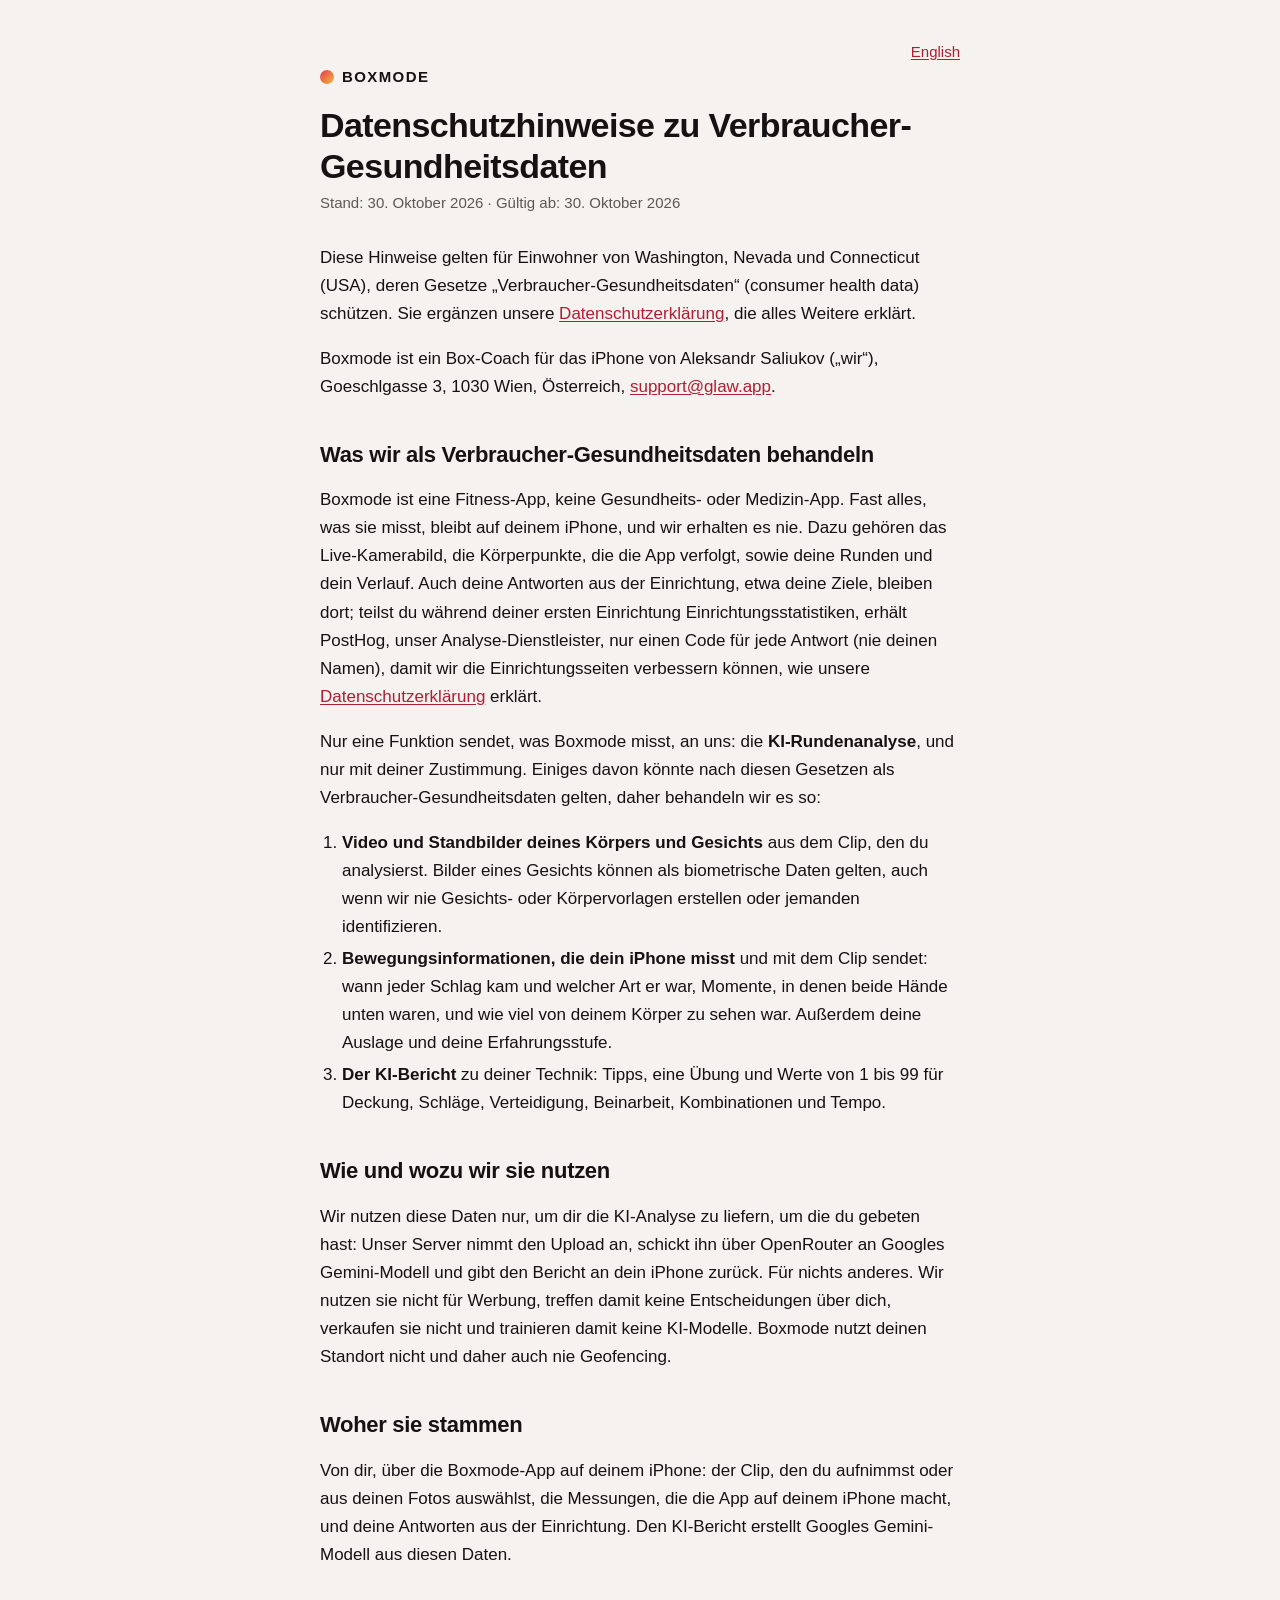
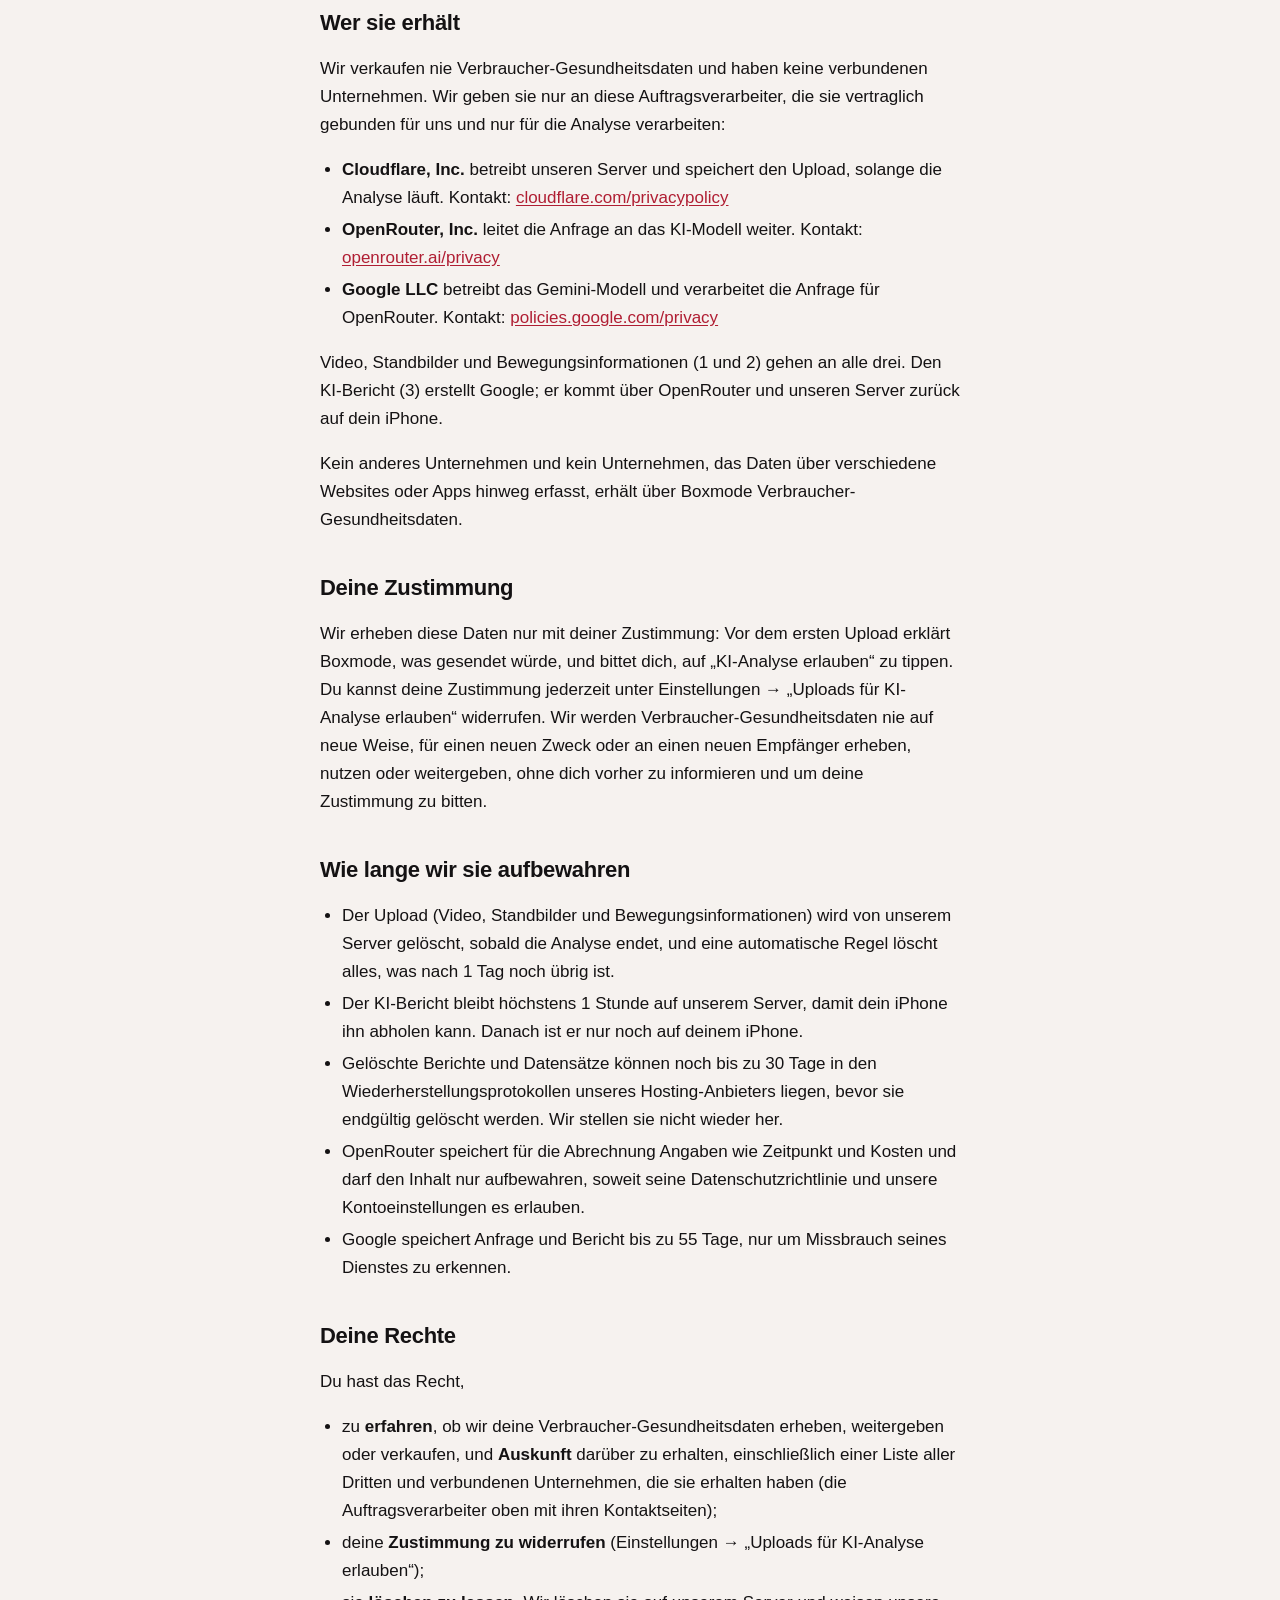
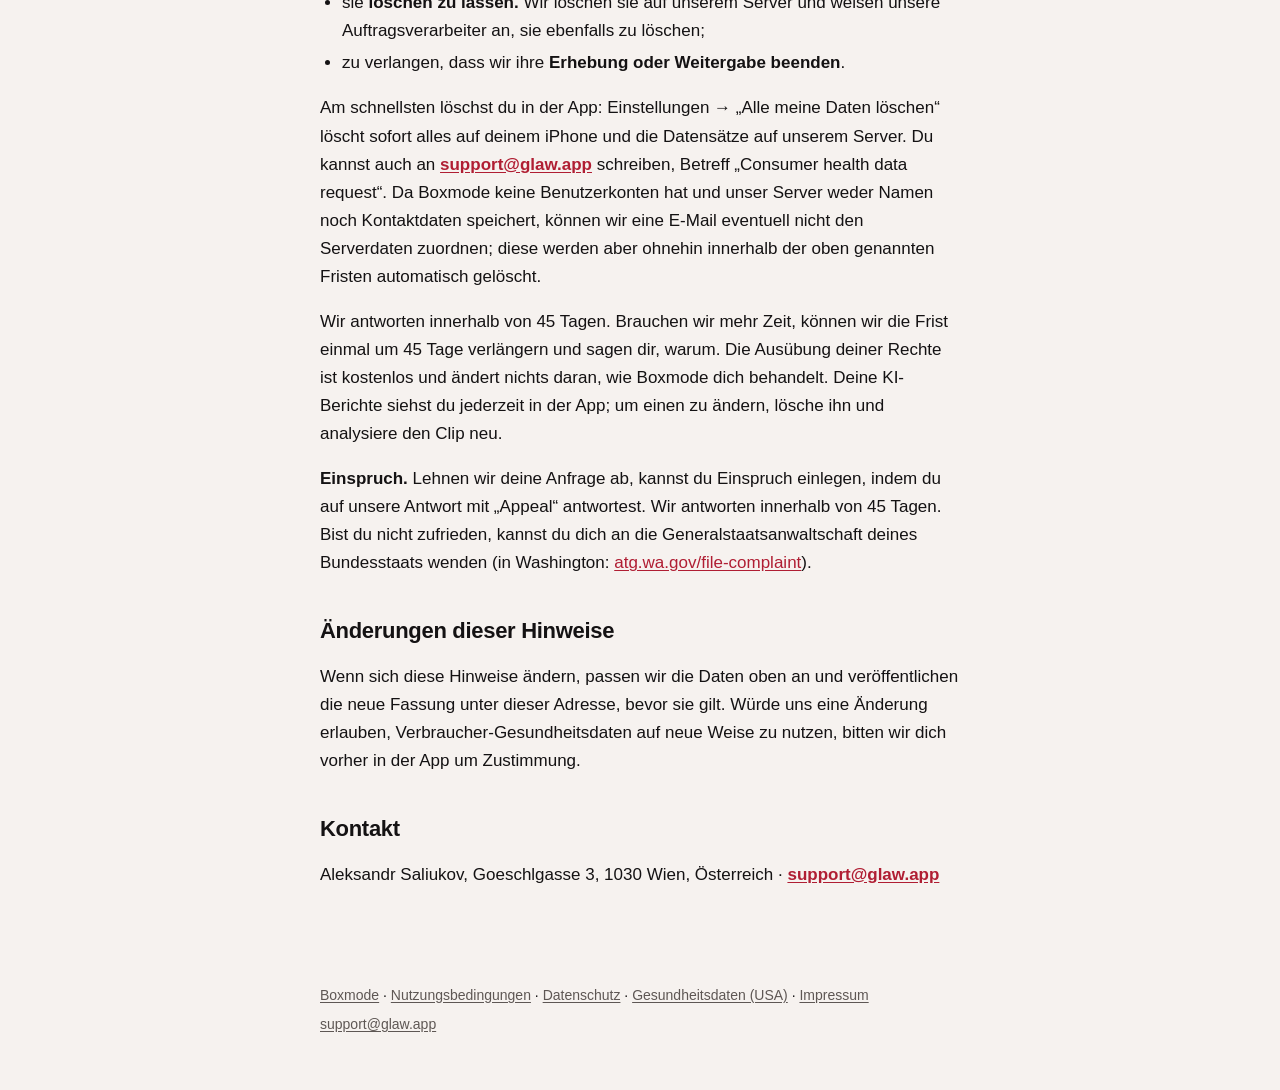
<file: de/health-data/index.html>
<!DOCTYPE html>
<html lang="de">
<head>
<meta charset="utf-8">
<meta name="viewport" content="width=device-width, initial-scale=1">
<title>Boxmode – Datenschutzhinweise zu Verbraucher-Gesundheitsdaten</title>
<meta name="description" content="Datenschutzhinweise von Boxmode zu Verbraucher-Gesundheitsdaten für Washington, Nevada und Connecticut.">
<link rel="stylesheet" href="../../style.css">
<link rel="canonical" href="https://soloranez21.github.io/boxmode-legal/de/health-data/">
<link rel="alternate" hreflang="en" href="https://soloranez21.github.io/boxmode-legal/health-data/">
<link rel="alternate" hreflang="de" href="https://soloranez21.github.io/boxmode-legal/de/health-data/">
</head>
<body>
<main>
<p class="lang"><a href="../../health-data/" lang="en" hreflang="en">English</a></p>
<a class="brand" href="../"><span class="dot" aria-hidden="true"></span>Boxmode</a>
<h1>Datenschutzhinweise zu Verbraucher-Gesundheitsdaten</h1>
<p class="meta">Stand: 30. Oktober 2026 · Gültig ab: 30. Oktober 2026</p>
<p>Diese Hinweise gelten für Einwohner von Washington, Nevada und Connecticut (USA), deren Gesetze „Verbraucher-Gesundheitsdaten“ (consumer health data) schützen. Sie ergänzen unsere <a href="../privacy/">Datenschutzerklärung</a>, die alles Weitere erklärt.</p>
<p>Boxmode ist ein Box-Coach für das iPhone von Aleksandr Saliukov („wir“), Goeschlgasse 3, 1030 Wien, Österreich, <a href="mailto:support@glaw.app">support@glaw.app</a>.</p>
<h2 id="was-wir-als-verbraucher-gesundheitsdaten-behandeln">Was wir als Verbraucher-Gesundheitsdaten behandeln</h2>
<p>Boxmode ist eine Fitness-App, keine Gesundheits- oder Medizin-App. Fast alles, was sie misst, bleibt auf deinem iPhone, und wir erhalten es nie. Dazu gehören das Live-Kamerabild, die Körperpunkte, die die App verfolgt, sowie deine Runden und dein Verlauf. Auch deine Antworten aus der Einrichtung, etwa deine Ziele, bleiben dort; teilst du während deiner ersten Einrichtung Einrichtungsstatistiken, erhält PostHog, unser Analyse-Dienstleister, nur einen Code für jede Antwort (nie deinen Namen), damit wir die Einrichtungsseiten verbessern können, wie unsere <a href="../privacy/#einrichtungsstatistiken-posthog">Datenschutzerklärung</a> erklärt.</p>
<p>Nur eine Funktion sendet, was Boxmode misst, an uns: die <strong>KI-Rundenanalyse</strong>, und nur mit deiner Zustimmung. Einiges davon könnte nach diesen Gesetzen als Verbraucher-Gesundheitsdaten gelten, daher behandeln wir es so:</p>
<ol>
  <li><strong>Video und Standbilder deines Körpers und Gesichts</strong> aus dem Clip, den du analysierst. Bilder eines Gesichts können als biometrische Daten gelten, auch wenn wir nie Gesichts- oder Körpervorlagen erstellen oder jemanden identifizieren.</li>
  <li><strong>Bewegungsinformationen, die dein iPhone misst</strong> und mit dem Clip sendet: wann jeder Schlag kam und welcher Art er war, Momente, in denen beide Hände unten waren, und wie viel von deinem Körper zu sehen war. Außerdem deine Auslage und deine Erfahrungsstufe.</li>
  <li><strong>Der KI-Bericht</strong> zu deiner Technik: Tipps, eine Übung und Werte von 1 bis 99 für Deckung, Schläge, Verteidigung, Beinarbeit, Kombinationen und Tempo.</li>
</ol>
<h2 id="wie-und-wozu-wir-sie-nutzen">Wie und wozu wir sie nutzen</h2>
<p>Wir nutzen diese Daten nur, um dir die KI-Analyse zu liefern, um die du gebeten hast: Unser Server nimmt den Upload an, schickt ihn über OpenRouter an Googles Gemini-Modell und gibt den Bericht an dein iPhone zurück. Für nichts anderes. Wir nutzen sie nicht für Werbung, treffen damit keine Entscheidungen über dich, verkaufen sie nicht und trainieren damit keine KI-Modelle. Boxmode nutzt deinen Standort nicht und daher auch nie Geofencing.</p>
<h2 id="woher-sie-stammen">Woher sie stammen</h2>
<p>Von dir, über die Boxmode-App auf deinem iPhone: der Clip, den du aufnimmst oder aus deinen Fotos auswählst, die Messungen, die die App auf deinem iPhone macht, und deine Antworten aus der Einrichtung. Den KI-Bericht erstellt Googles Gemini-Modell aus diesen Daten.</p>
<h2 id="wer-sie-erhaelt">Wer sie erhält</h2>
<p>Wir verkaufen nie Verbraucher-Gesundheitsdaten und haben keine verbundenen Unternehmen. Wir geben sie nur an diese Auftragsverarbeiter, die sie vertraglich gebunden für uns und nur für die Analyse verarbeiten:</p>
<ul>
  <li><strong>Cloudflare, Inc.</strong> betreibt unseren Server und speichert den Upload, solange die Analyse läuft. Kontakt: <a href="https://www.cloudflare.com/privacypolicy/">cloudflare.com/privacypolicy</a></li>
  <li><strong>OpenRouter, Inc.</strong> leitet die Anfrage an das KI-Modell weiter. Kontakt: <a href="https://openrouter.ai/privacy">openrouter.ai/privacy</a></li>
  <li><strong>Google LLC</strong> betreibt das Gemini-Modell und verarbeitet die Anfrage für OpenRouter. Kontakt: <a href="https://policies.google.com/privacy">policies.google.com/privacy</a></li>
</ul>
<p>Video, Standbilder und Bewegungsinformationen (1 und 2) gehen an alle drei. Den KI-Bericht (3) erstellt Google; er kommt über OpenRouter und unseren Server zurück auf dein iPhone.</p>
<p>Kein anderes Unternehmen und kein Unternehmen, das Daten über verschiedene Websites oder Apps hinweg erfasst, erhält über Boxmode Verbraucher-Gesundheitsdaten.</p>
<h2 id="deine-zustimmung">Deine Zustimmung</h2>
<p>Wir erheben diese Daten nur mit deiner Zustimmung: Vor dem ersten Upload erklärt Boxmode, was gesendet würde, und bittet dich, auf „KI-Analyse erlauben“ zu tippen. Du kannst deine Zustimmung jederzeit unter Einstellungen → „Uploads für KI-Analyse erlauben“ widerrufen. Wir werden Verbraucher-Gesundheitsdaten nie auf neue Weise, für einen neuen Zweck oder an einen neuen Empfänger erheben, nutzen oder weitergeben, ohne dich vorher zu informieren und um deine Zustimmung zu bitten.</p>
<h2 id="wie-lange-wir-sie-aufbewahren">Wie lange wir sie aufbewahren</h2>
<ul>
  <li>Der Upload (Video, Standbilder und Bewegungsinformationen) wird von unserem Server gelöscht, sobald die Analyse endet, und eine automatische Regel löscht alles, was nach 1 Tag noch übrig ist.</li>
  <li>Der KI-Bericht bleibt höchstens 1 Stunde auf unserem Server, damit dein iPhone ihn abholen kann. Danach ist er nur noch auf deinem iPhone.</li>
  <li>Gelöschte Berichte und Datensätze können noch bis zu 30 Tage in den Wiederherstellungsprotokollen unseres Hosting-Anbieters liegen, bevor sie endgültig gelöscht werden. Wir stellen sie nicht wieder her.</li>
  <li>OpenRouter speichert für die Abrechnung Angaben wie Zeitpunkt und Kosten und darf den Inhalt nur aufbewahren, soweit seine Datenschutzrichtlinie und unsere Kontoeinstellungen es erlauben.</li>
  <li>Google speichert Anfrage und Bericht bis zu 55 Tage, nur um Missbrauch seines Dienstes zu erkennen.</li>
</ul>
<h2 id="deine-rechte">Deine Rechte</h2>
<p>Du hast das Recht,</p>
<ul>
  <li>zu <strong>erfahren</strong>, ob wir deine Verbraucher-Gesundheitsdaten erheben, weitergeben oder verkaufen, und <strong>Auskunft</strong> darüber zu erhalten, einschließlich einer Liste aller Dritten und verbundenen Unternehmen, die sie erhalten haben (die Auftragsverarbeiter oben mit ihren Kontaktseiten);</li>
  <li>deine <strong>Zustimmung zu widerrufen</strong> (Einstellungen → „Uploads für KI-Analyse erlauben“);</li>
  <li>sie <strong>löschen zu lassen.</strong> Wir löschen sie auf unserem Server und weisen unsere Auftragsverarbeiter an, sie ebenfalls zu löschen;</li>
  <li>zu verlangen, dass wir ihre <strong>Erhebung oder Weitergabe beenden</strong>.</li>
</ul>
<p>Am schnellsten löschst du in der App: Einstellungen → „Alle meine Daten löschen“ löscht sofort alles auf deinem iPhone und die Datensätze auf unserem Server. Du kannst auch an <strong><a href="mailto:support@glaw.app">support@glaw.app</a></strong> schreiben, Betreff „Consumer health data request“. Da Boxmode keine Benutzerkonten hat und unser Server weder Namen noch Kontaktdaten speichert, können wir eine E-Mail eventuell nicht den Serverdaten zuordnen; diese werden aber ohnehin innerhalb der oben genannten Fristen automatisch gelöscht.</p>
<p>Wir antworten innerhalb von 45 Tagen. Brauchen wir mehr Zeit, können wir die Frist einmal um 45 Tage verlängern und sagen dir, warum. Die Ausübung deiner Rechte ist kostenlos und ändert nichts daran, wie Boxmode dich behandelt. Deine KI-Berichte siehst du jederzeit in der App; um einen zu ändern, lösche ihn und analysiere den Clip neu.</p>
<p><strong>Einspruch.</strong> Lehnen wir deine Anfrage ab, kannst du Einspruch einlegen, indem du auf unsere Antwort mit „Appeal“ antwortest. Wir antworten innerhalb von 45 Tagen. Bist du nicht zufrieden, kannst du dich an die Generalstaatsanwaltschaft deines Bundesstaats wenden (in Washington: <a href="https://www.atg.wa.gov/file-complaint">atg.wa.gov/file-complaint</a>).</p>
<h2 id="aenderungen-dieser-hinweise">Änderungen dieser Hinweise</h2>
<p>Wenn sich diese Hinweise ändern, passen wir die Daten oben an und veröffentlichen die neue Fassung unter dieser Adresse, bevor sie gilt. Würde uns eine Änderung erlauben, Verbraucher-Gesundheitsdaten auf neue Weise zu nutzen, bitten wir dich vorher in der App um Zustimmung.</p>
<h2 id="kontakt">Kontakt</h2>
<p>Aleksandr Saliukov, Goeschlgasse 3, 1030 Wien, Österreich · <strong><a href="mailto:support@glaw.app">support@glaw.app</a></strong></p>
</main>
<footer>
<p><a href="../">Boxmode</a> · <a href="../terms/">Nutzungsbedingungen</a> · <a href="../privacy/">Datenschutz</a> · <a href="./">Gesundheitsdaten (USA)</a> · <a href="../impressum/">Impressum</a></p>
<p><a href="mailto:support@glaw.app">support@glaw.app</a></p>
</footer>
</body>
</html>
</file>
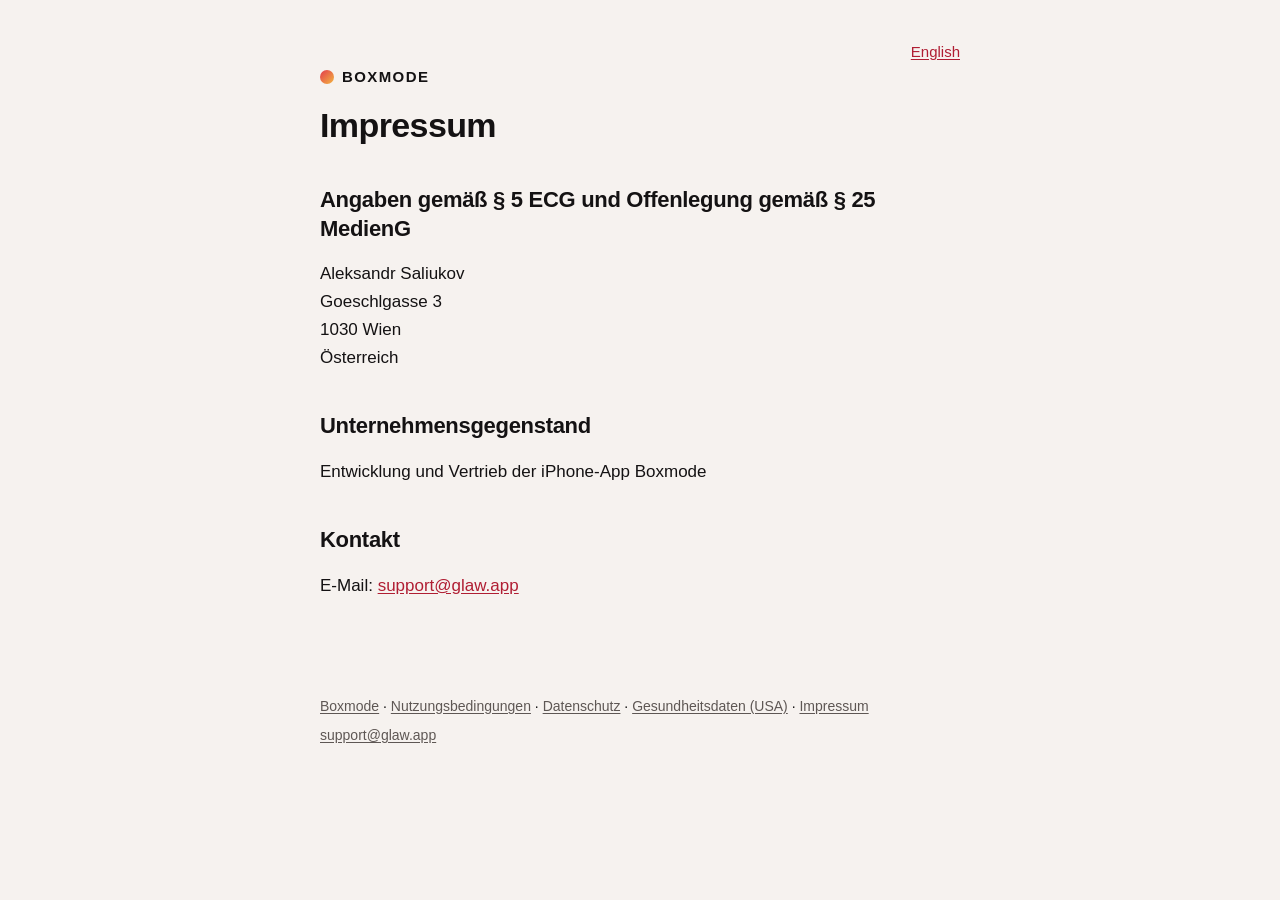
<file: de/impressum/index.html>
<!DOCTYPE html>
<html lang="de">
<head>
<meta charset="utf-8">
<meta name="viewport" content="width=device-width, initial-scale=1">
<title>Boxmode – Impressum</title>
<meta name="description" content="Impressum für Boxmode, den Box-Coach für das iPhone.">
<link rel="stylesheet" href="../../style.css">
<link rel="canonical" href="https://soloranez21.github.io/boxmode-legal/de/impressum/">
</head>
<body>
<main>
<p class="lang"><a href="../../" lang="en" hreflang="en">English</a></p>
<a class="brand" href="../"><span class="dot" aria-hidden="true"></span>Boxmode</a>
<h1>Impressum</h1>
<h2 id="angaben-gemaess-5-ecg-und-offenlegung-gemaess-25-medieng">Angaben gemäß § 5 ECG und Offenlegung gemäß § 25 MedienG</h2>
<p>Aleksandr Saliukov<br>
Goeschlgasse 3<br>
1030 Wien<br>
Österreich</p>
<h2 id="unternehmensgegenstand">Unternehmensgegenstand</h2>
<p>Entwicklung und Vertrieb der iPhone-App Boxmode</p>
<h2 id="kontakt">Kontakt</h2>
<p>E-Mail: <a href="mailto:support@glaw.app">support@glaw.app</a></p>
</main>
<footer>
<p><a href="../">Boxmode</a> · <a href="../terms/">Nutzungsbedingungen</a> · <a href="../privacy/">Datenschutz</a> · <a href="../health-data/">Gesundheitsdaten (USA)</a> · <a href="./">Impressum</a></p>
<p><a href="mailto:support@glaw.app">support@glaw.app</a></p>
</footer>
</body>
</html>
</file>
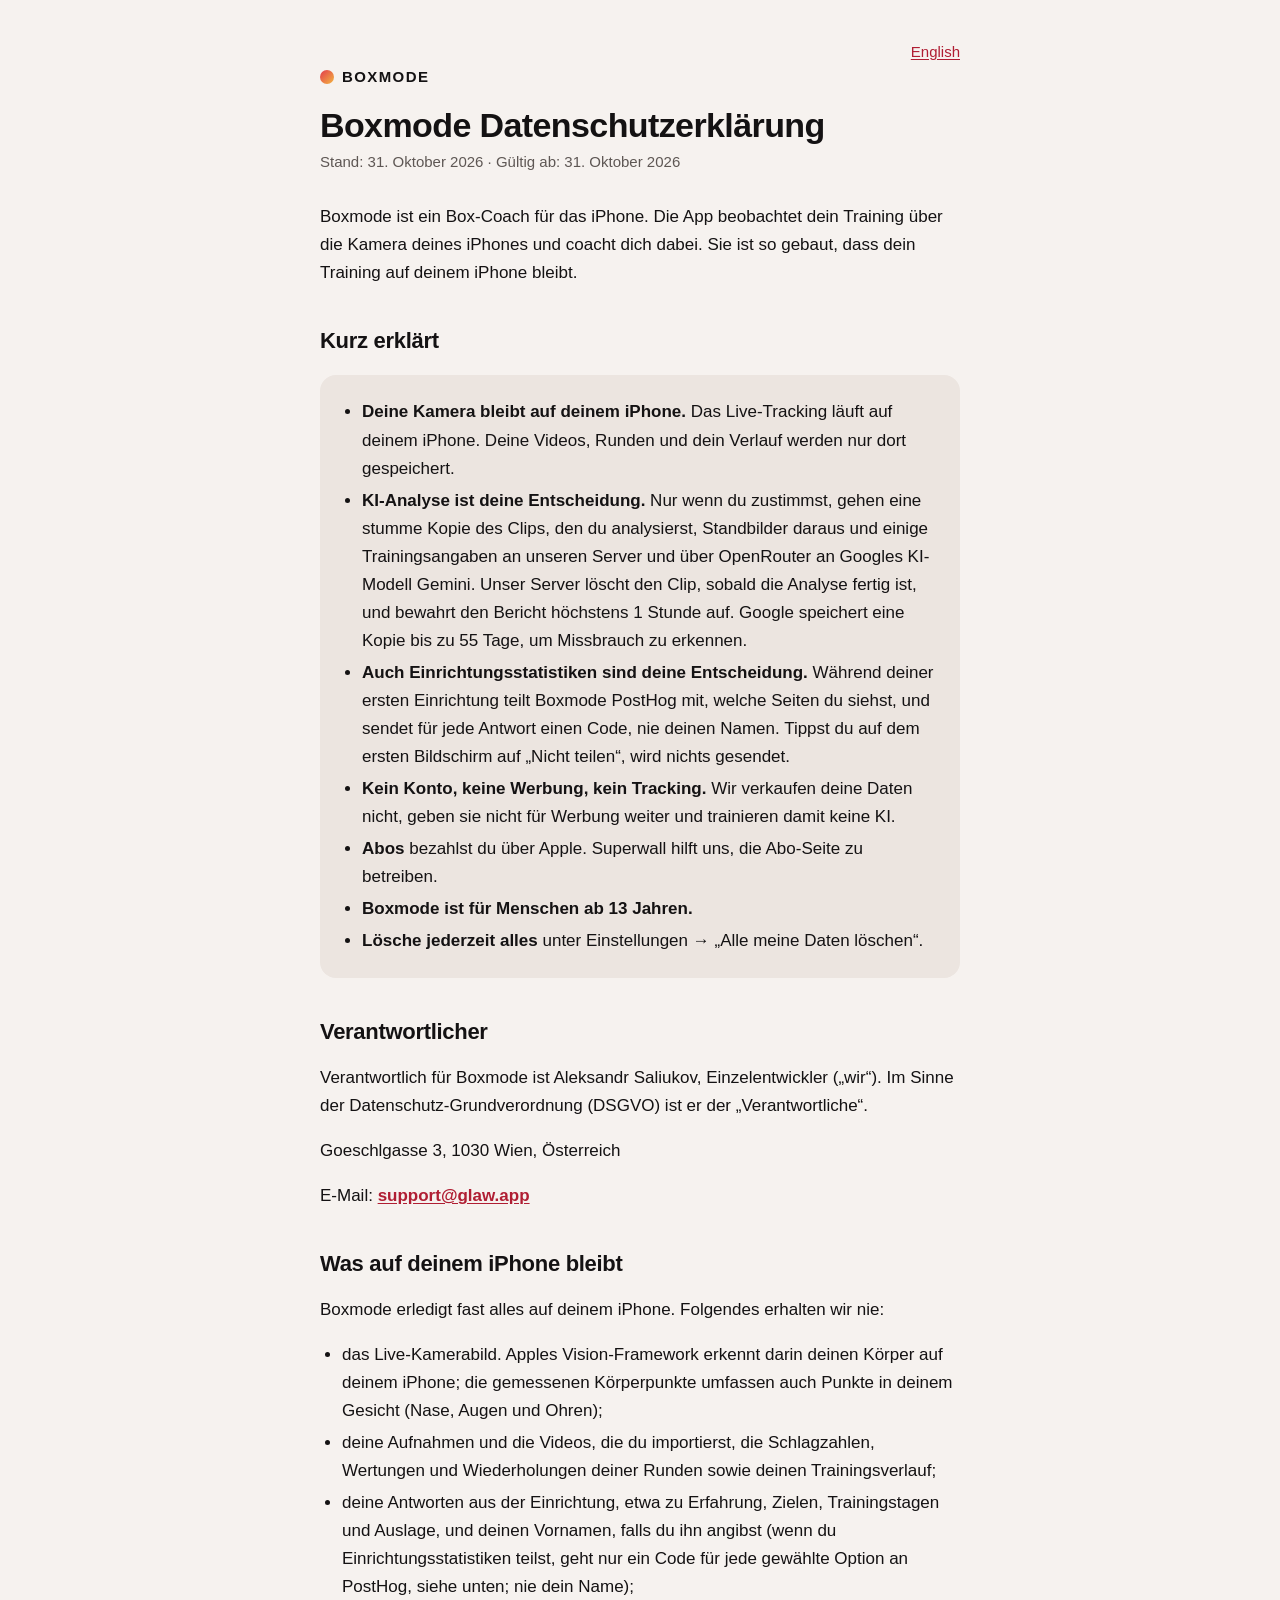
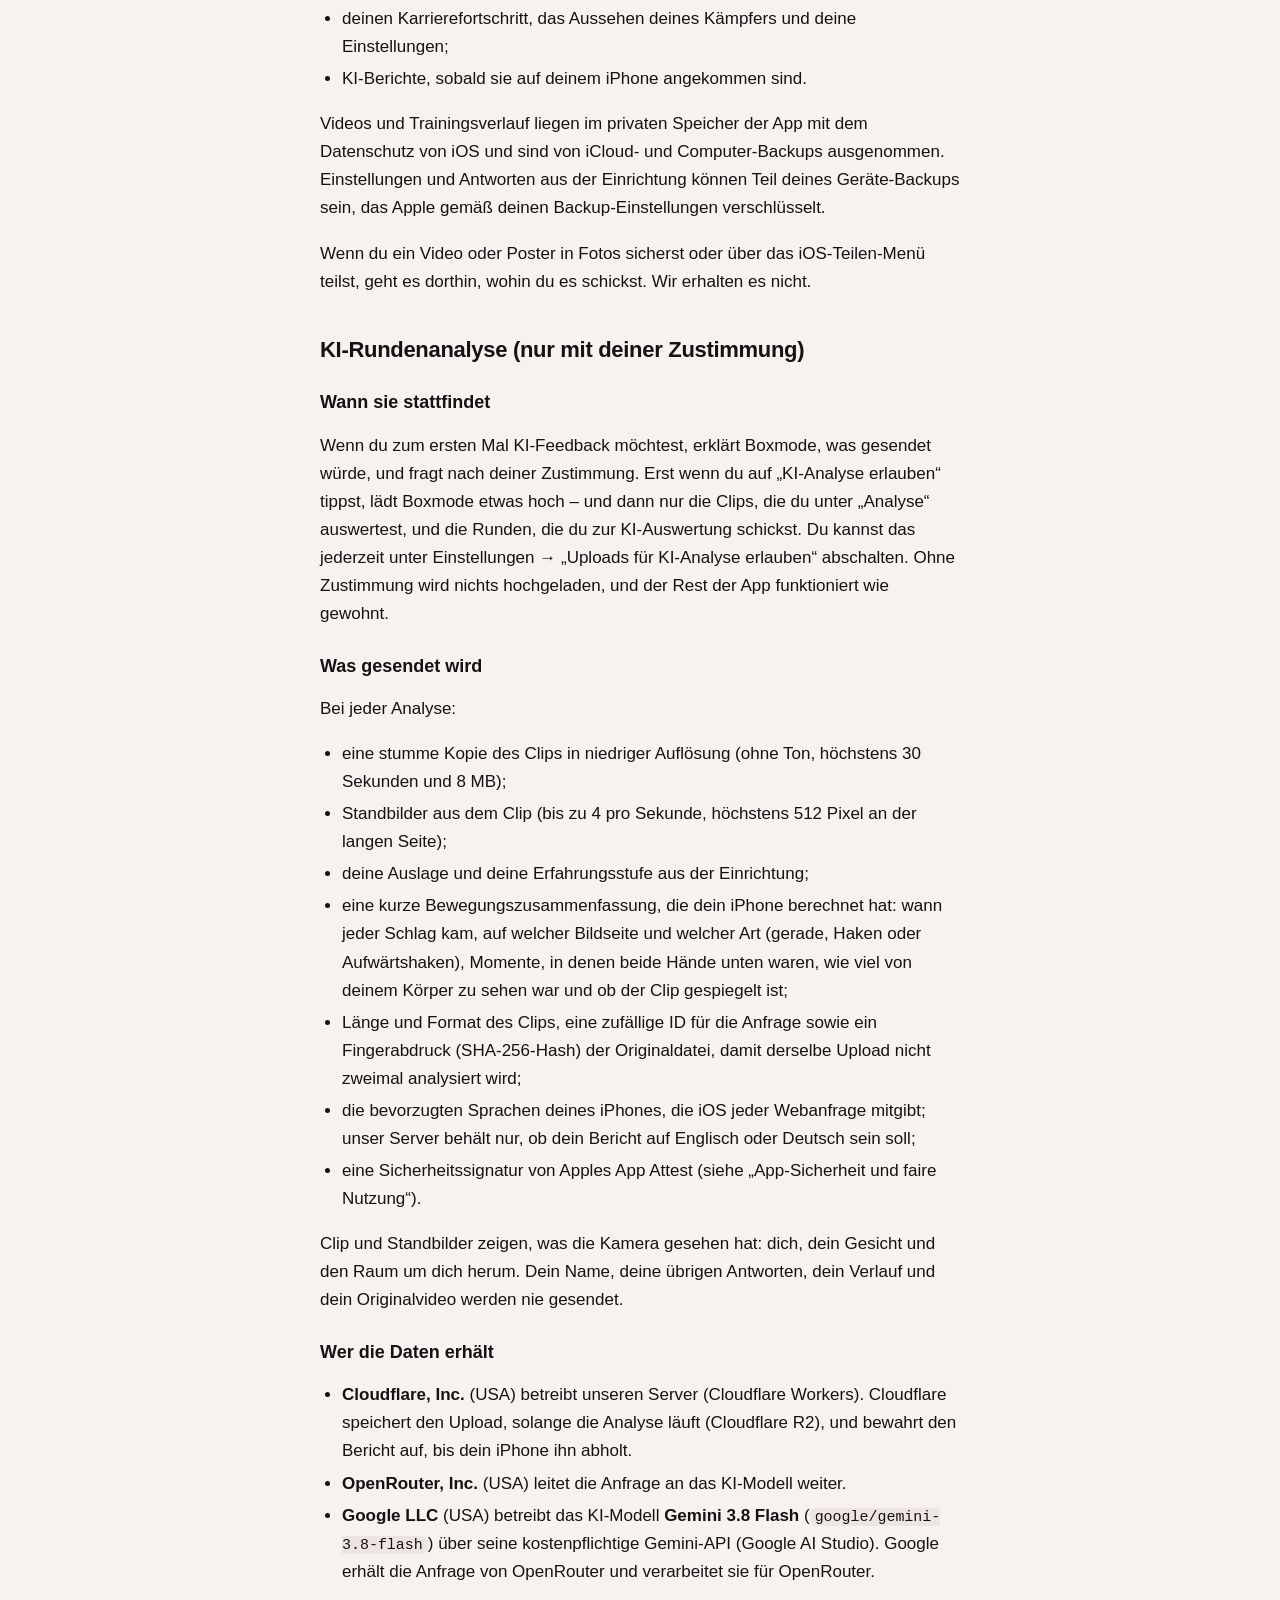
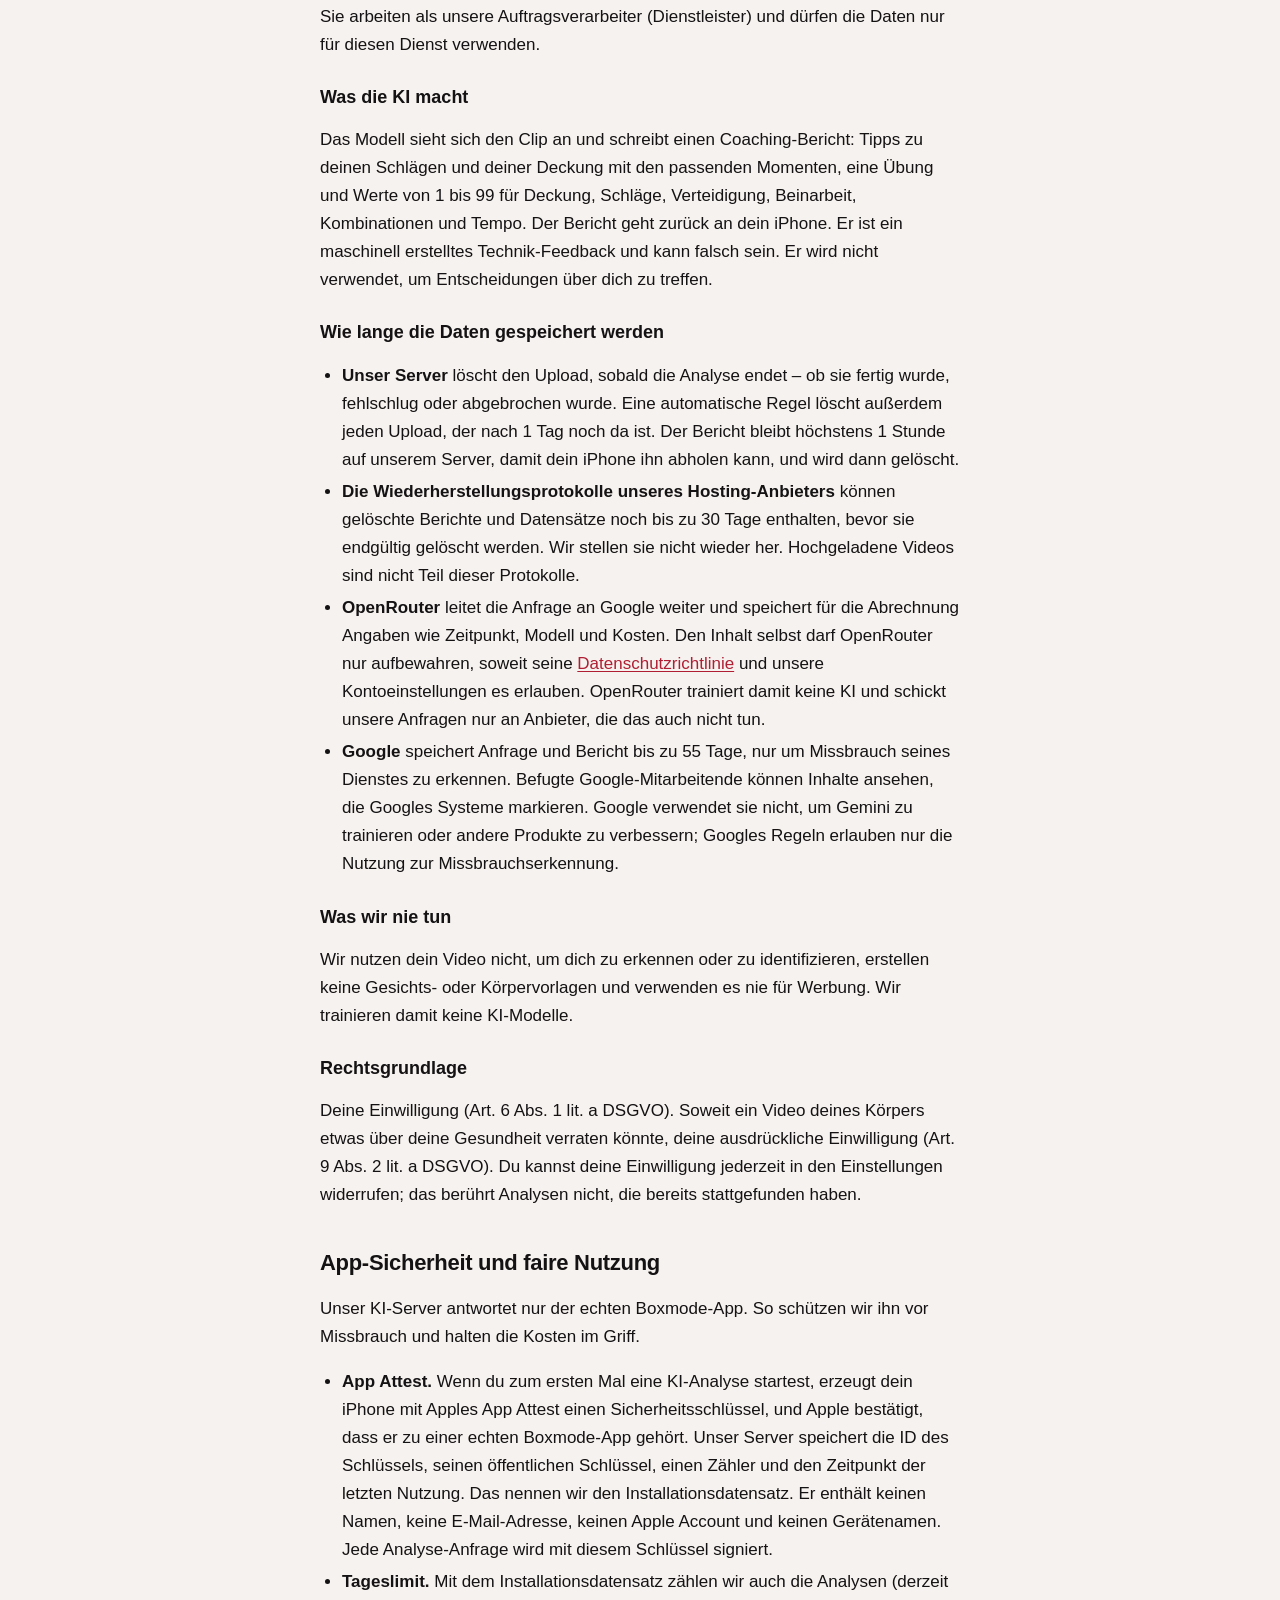
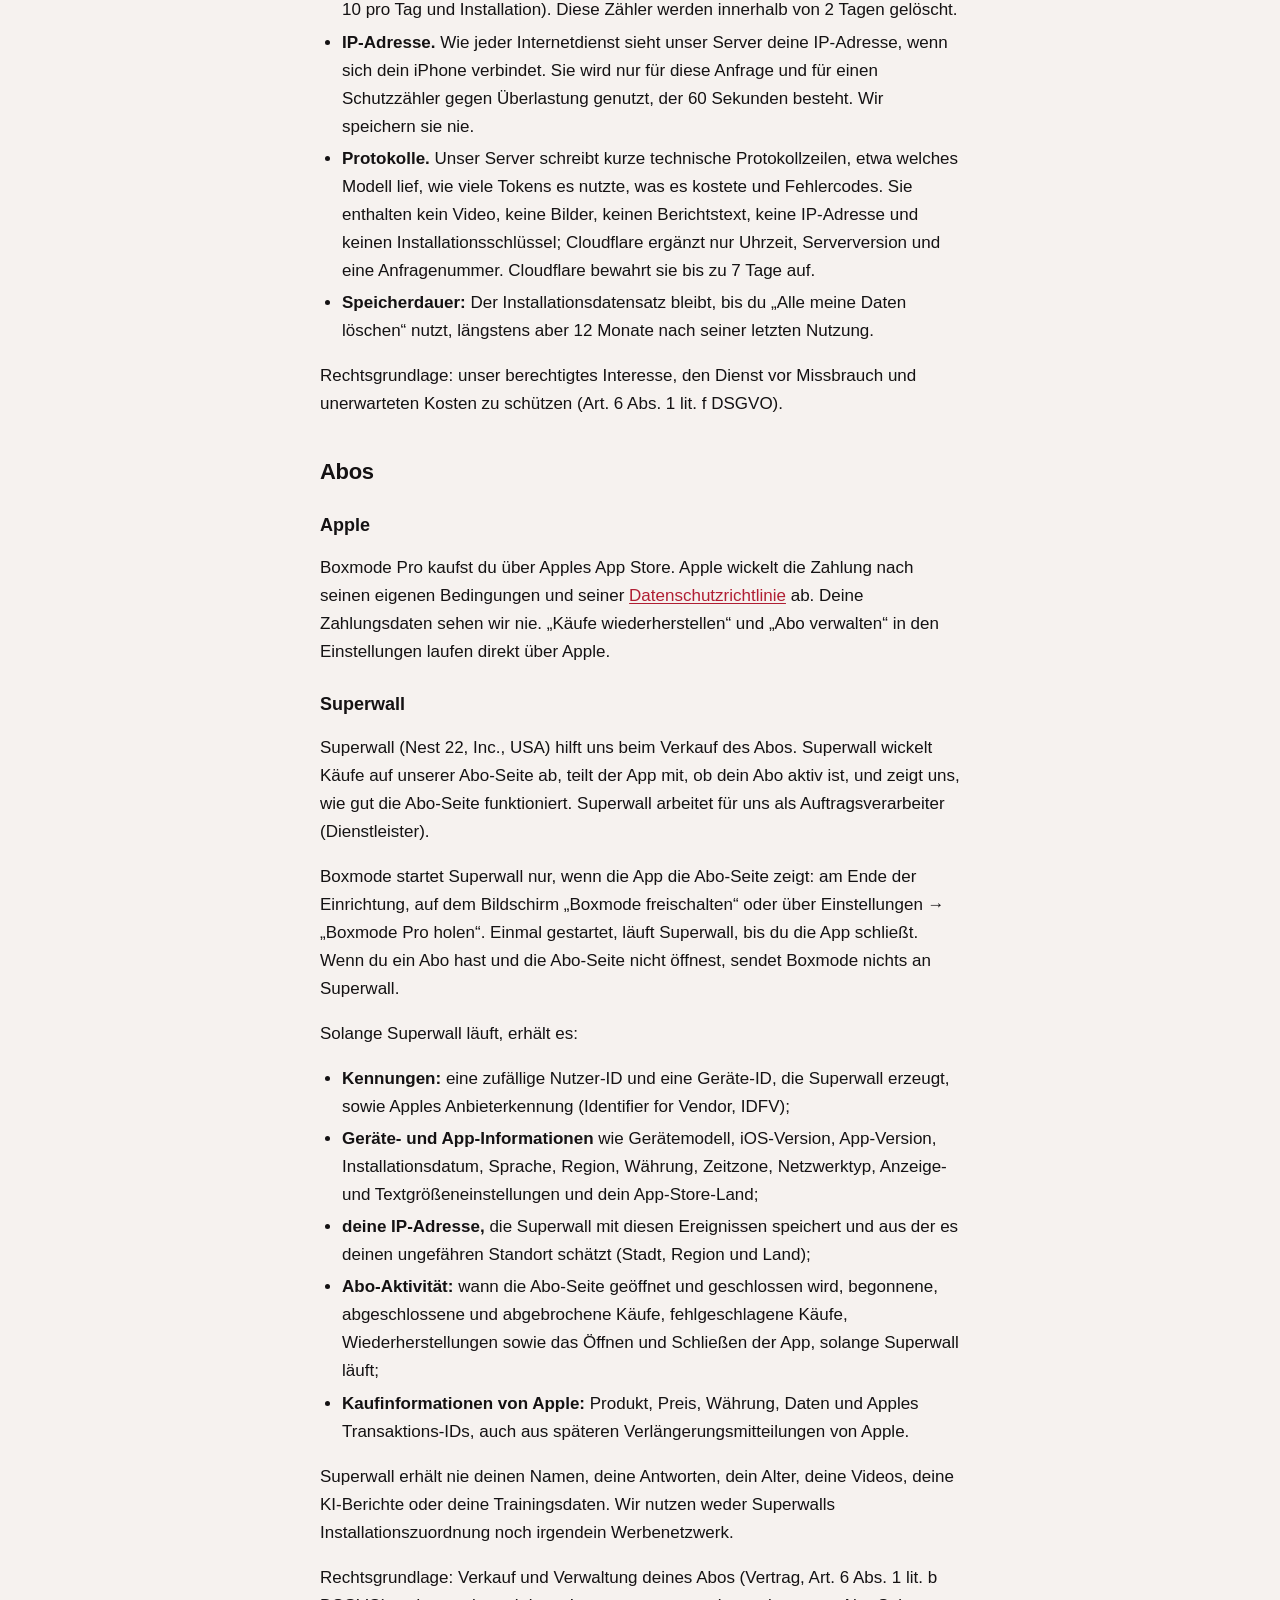
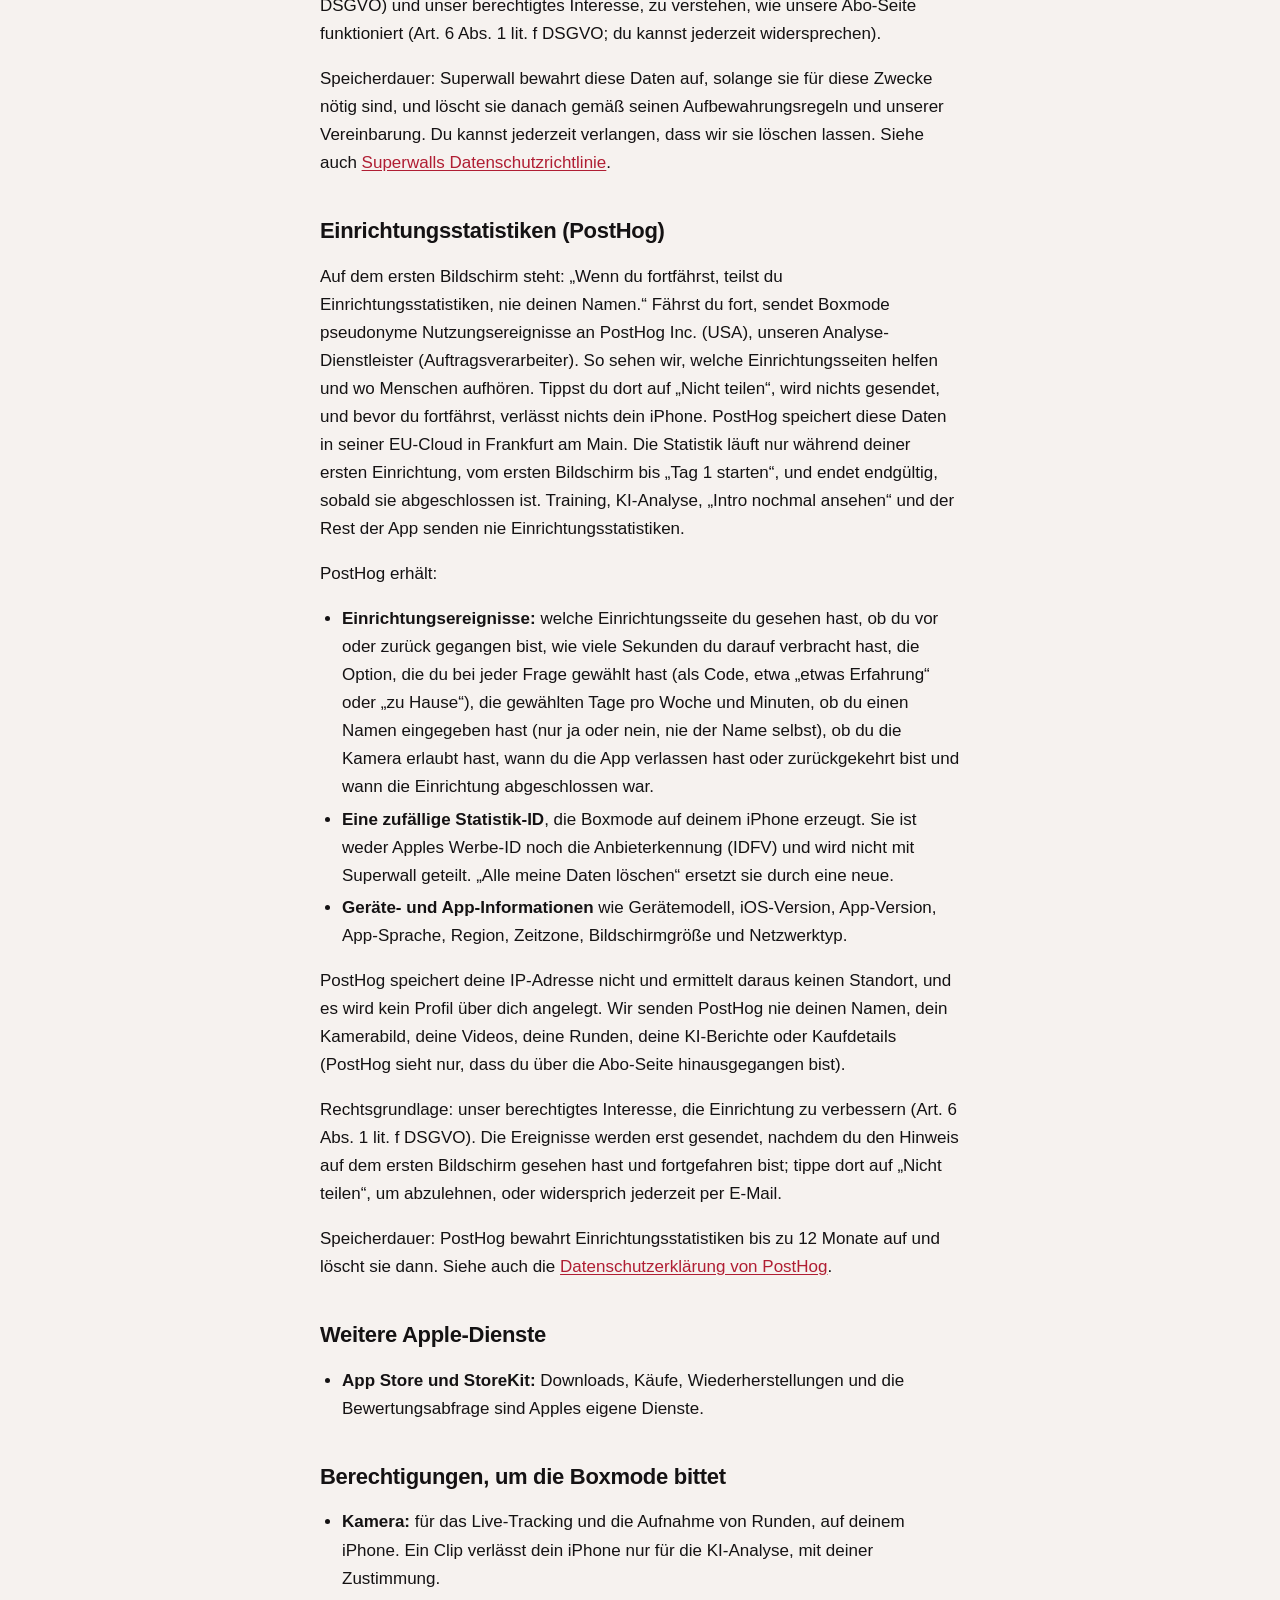
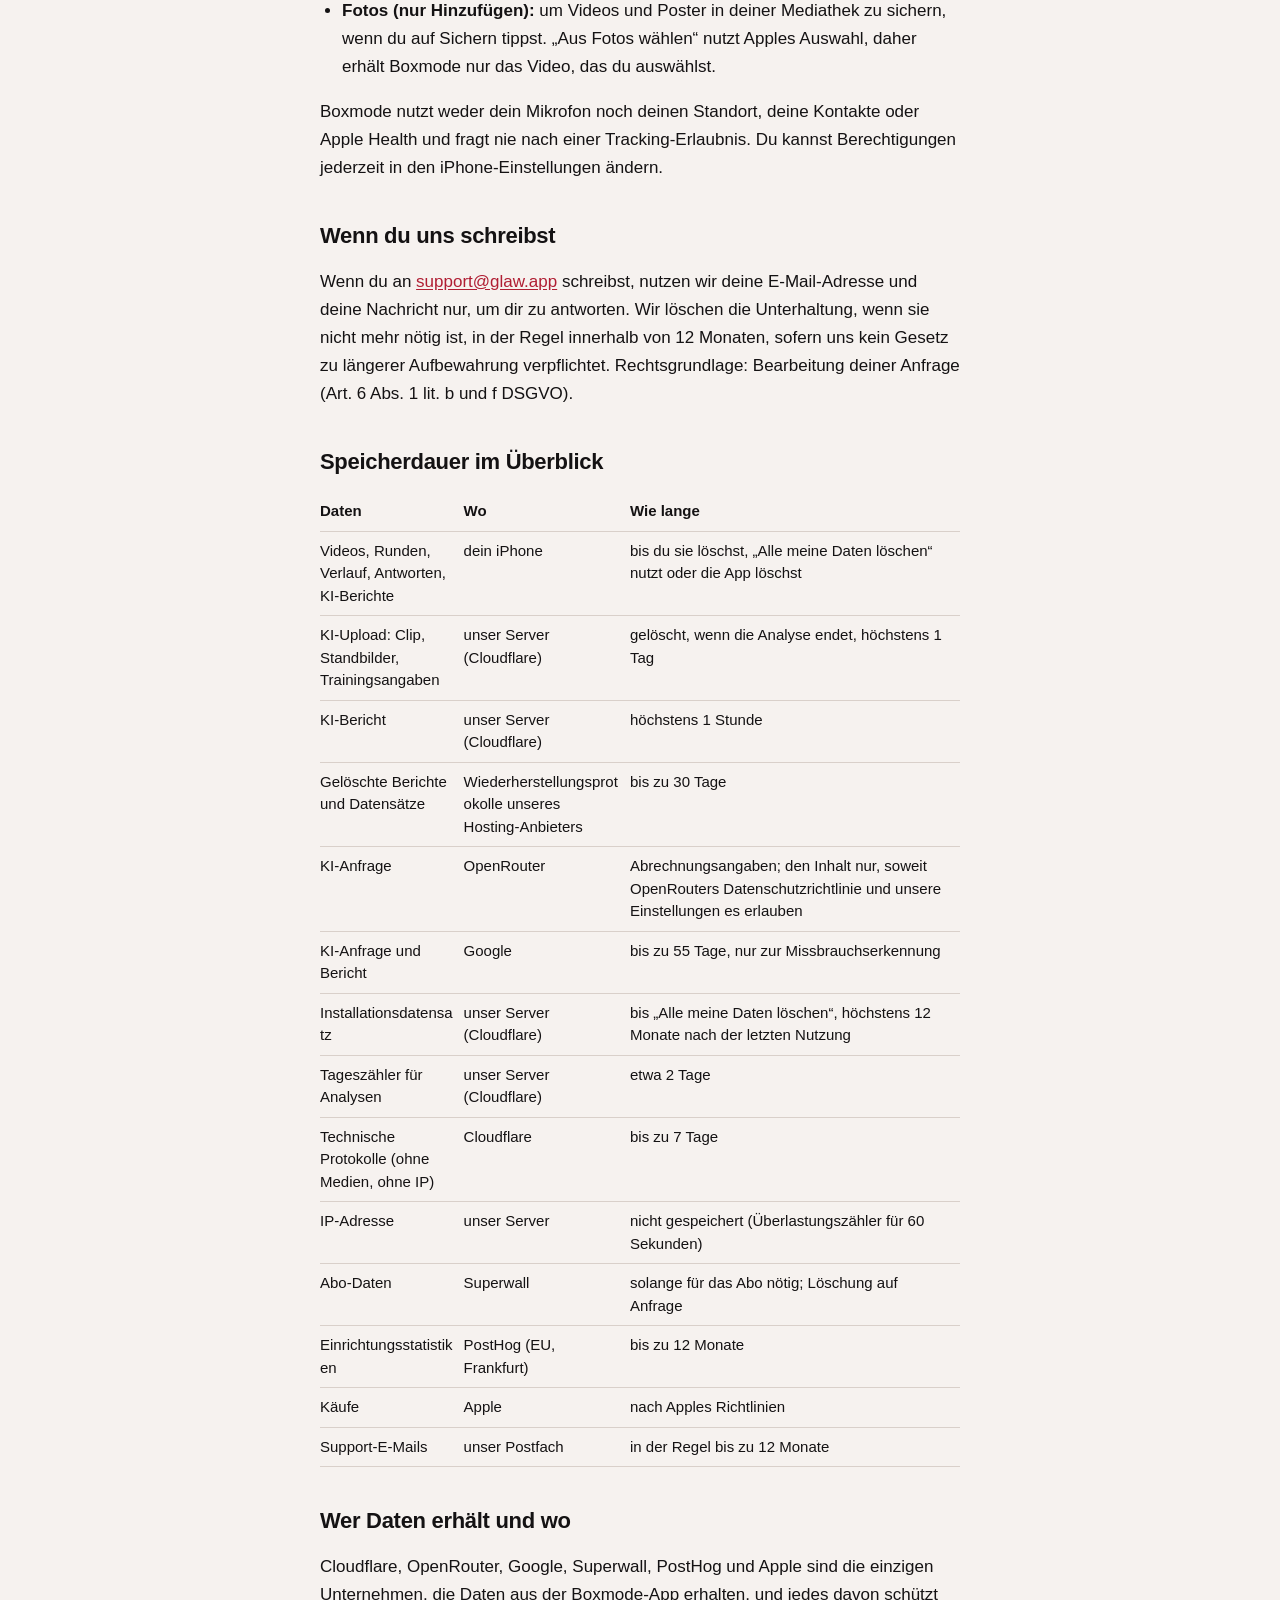
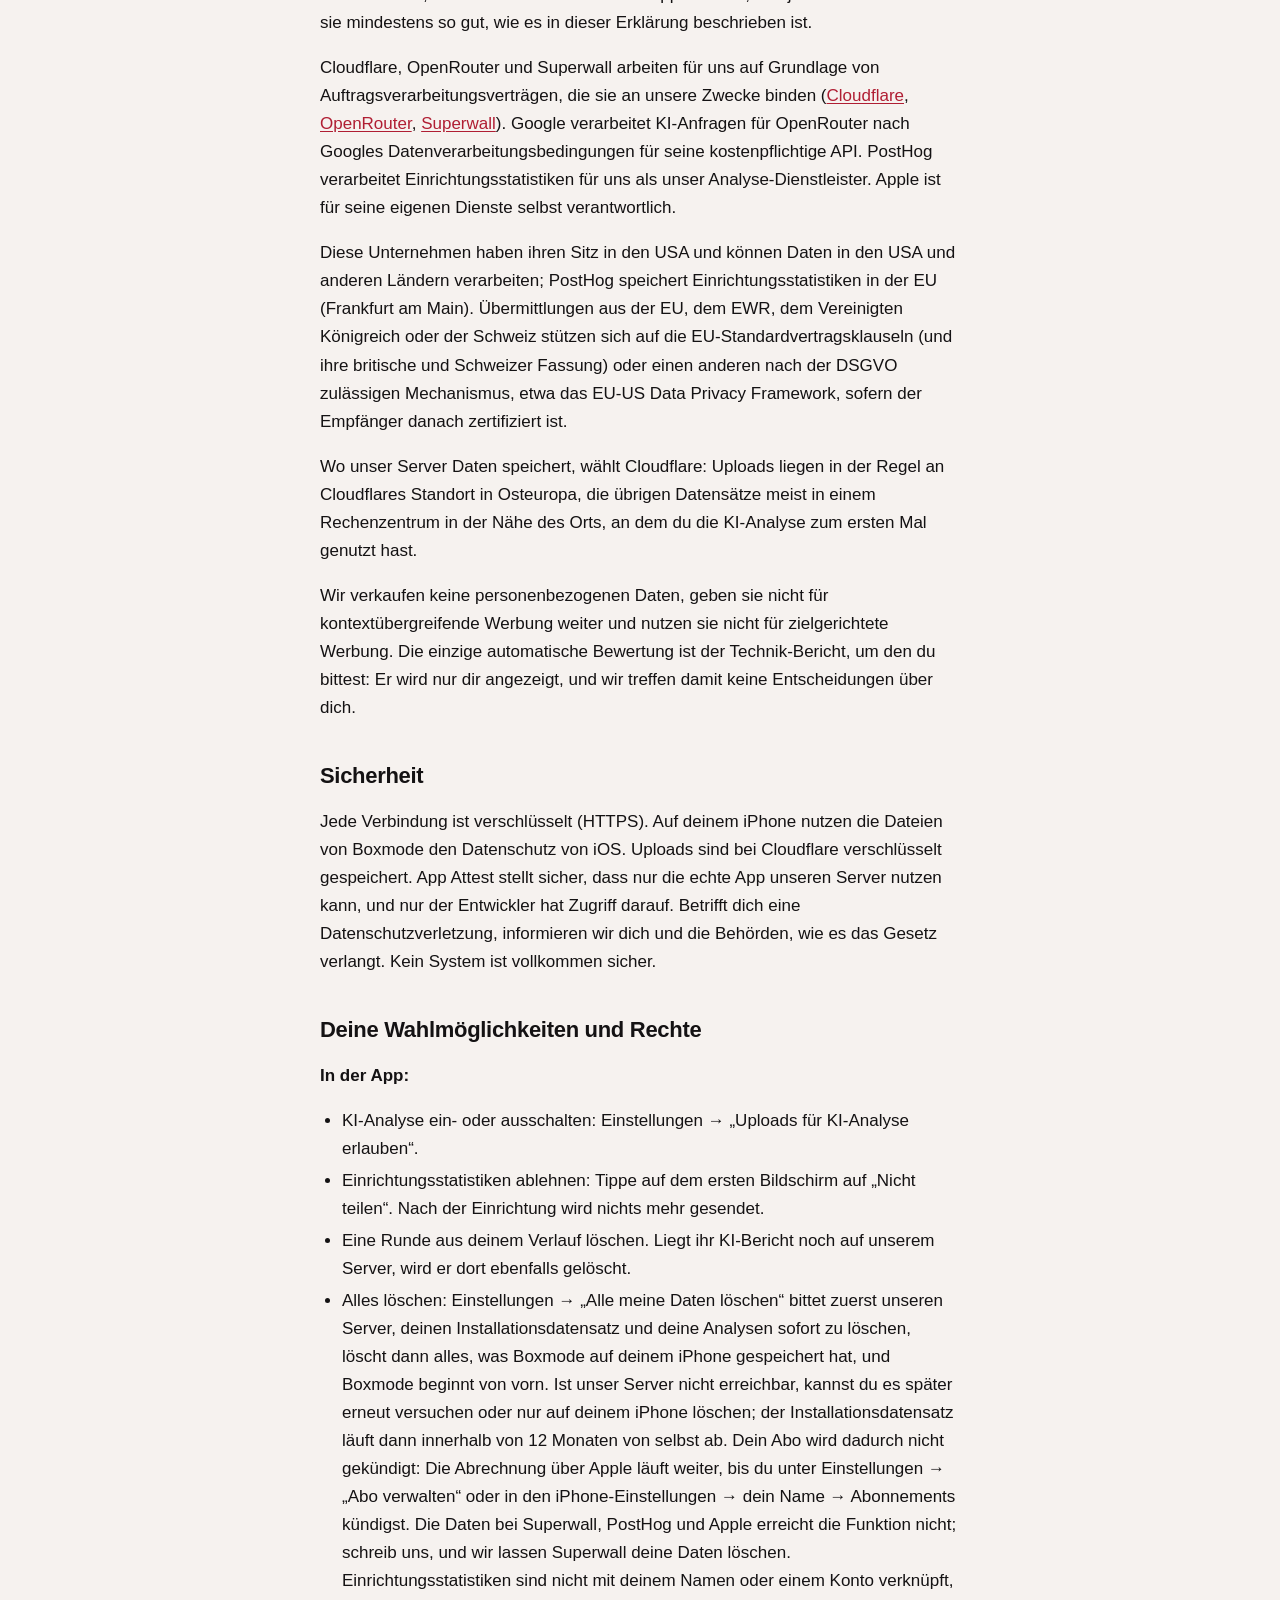
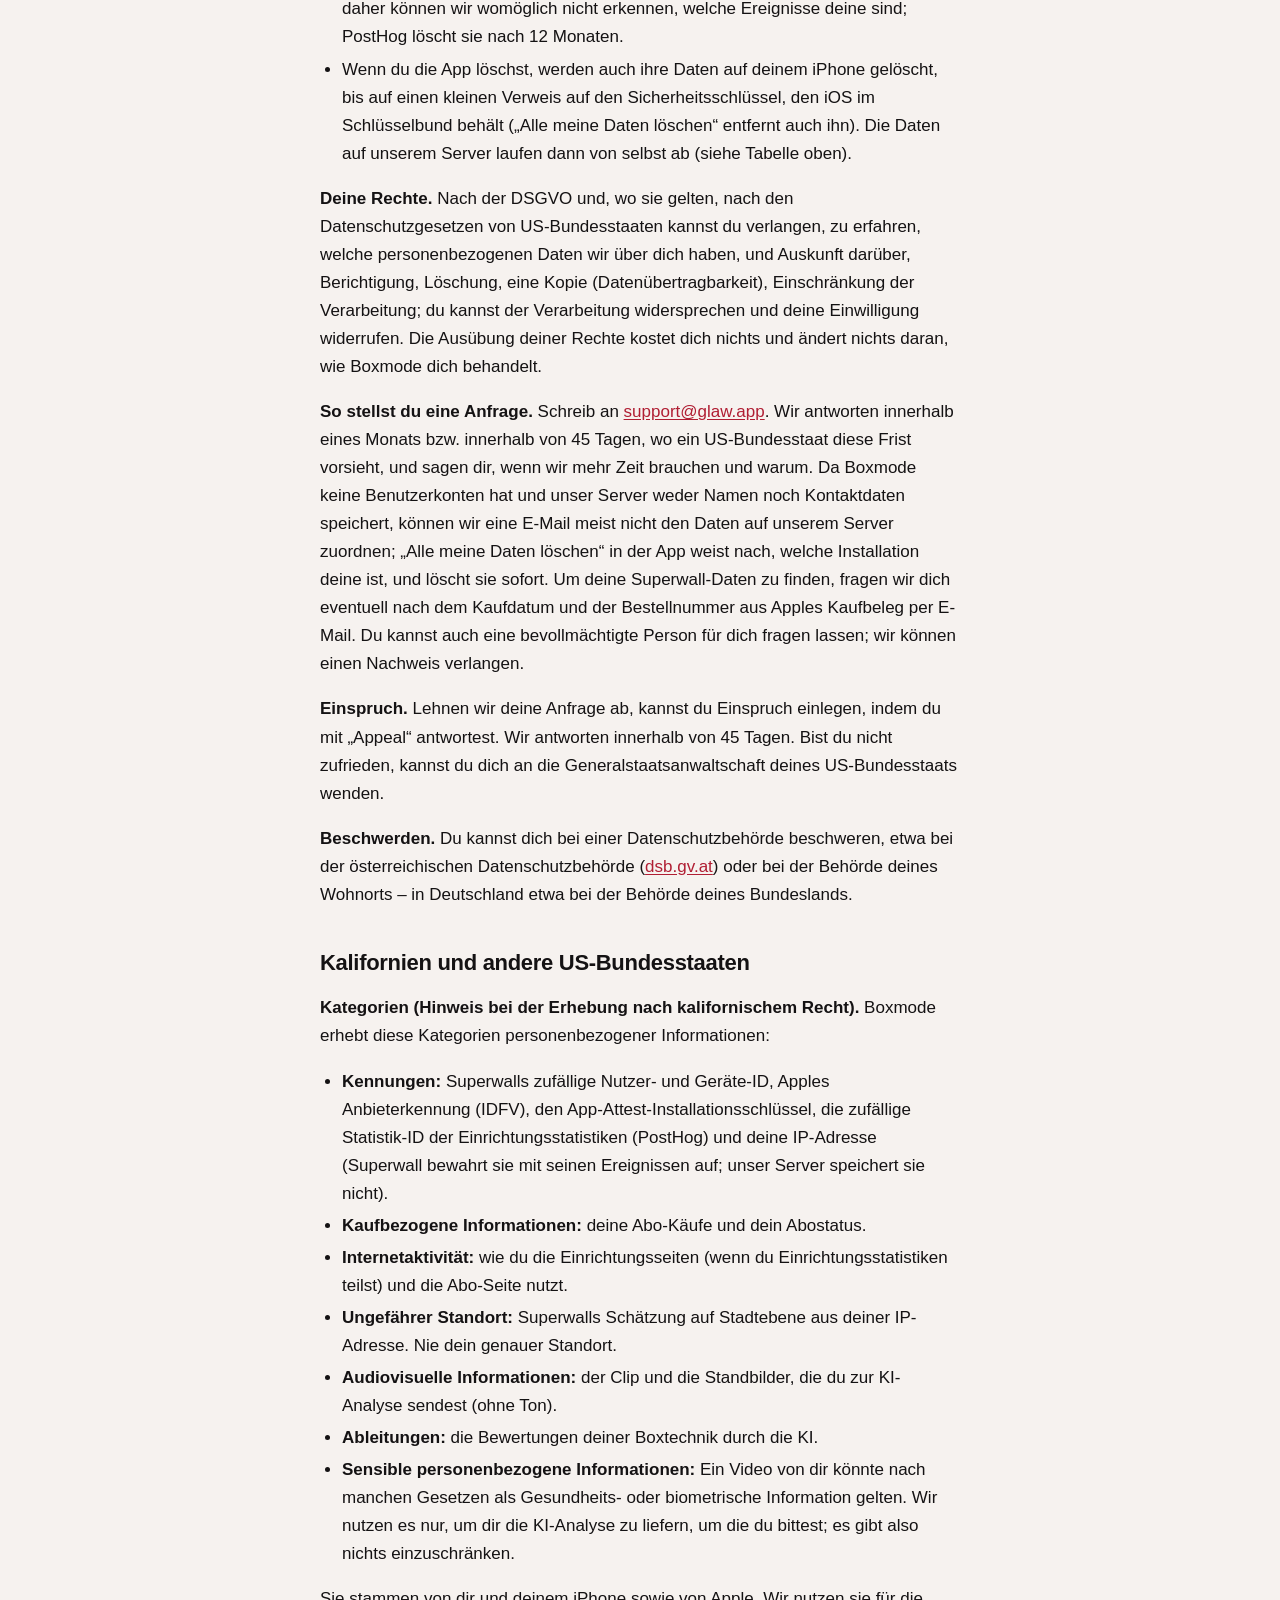
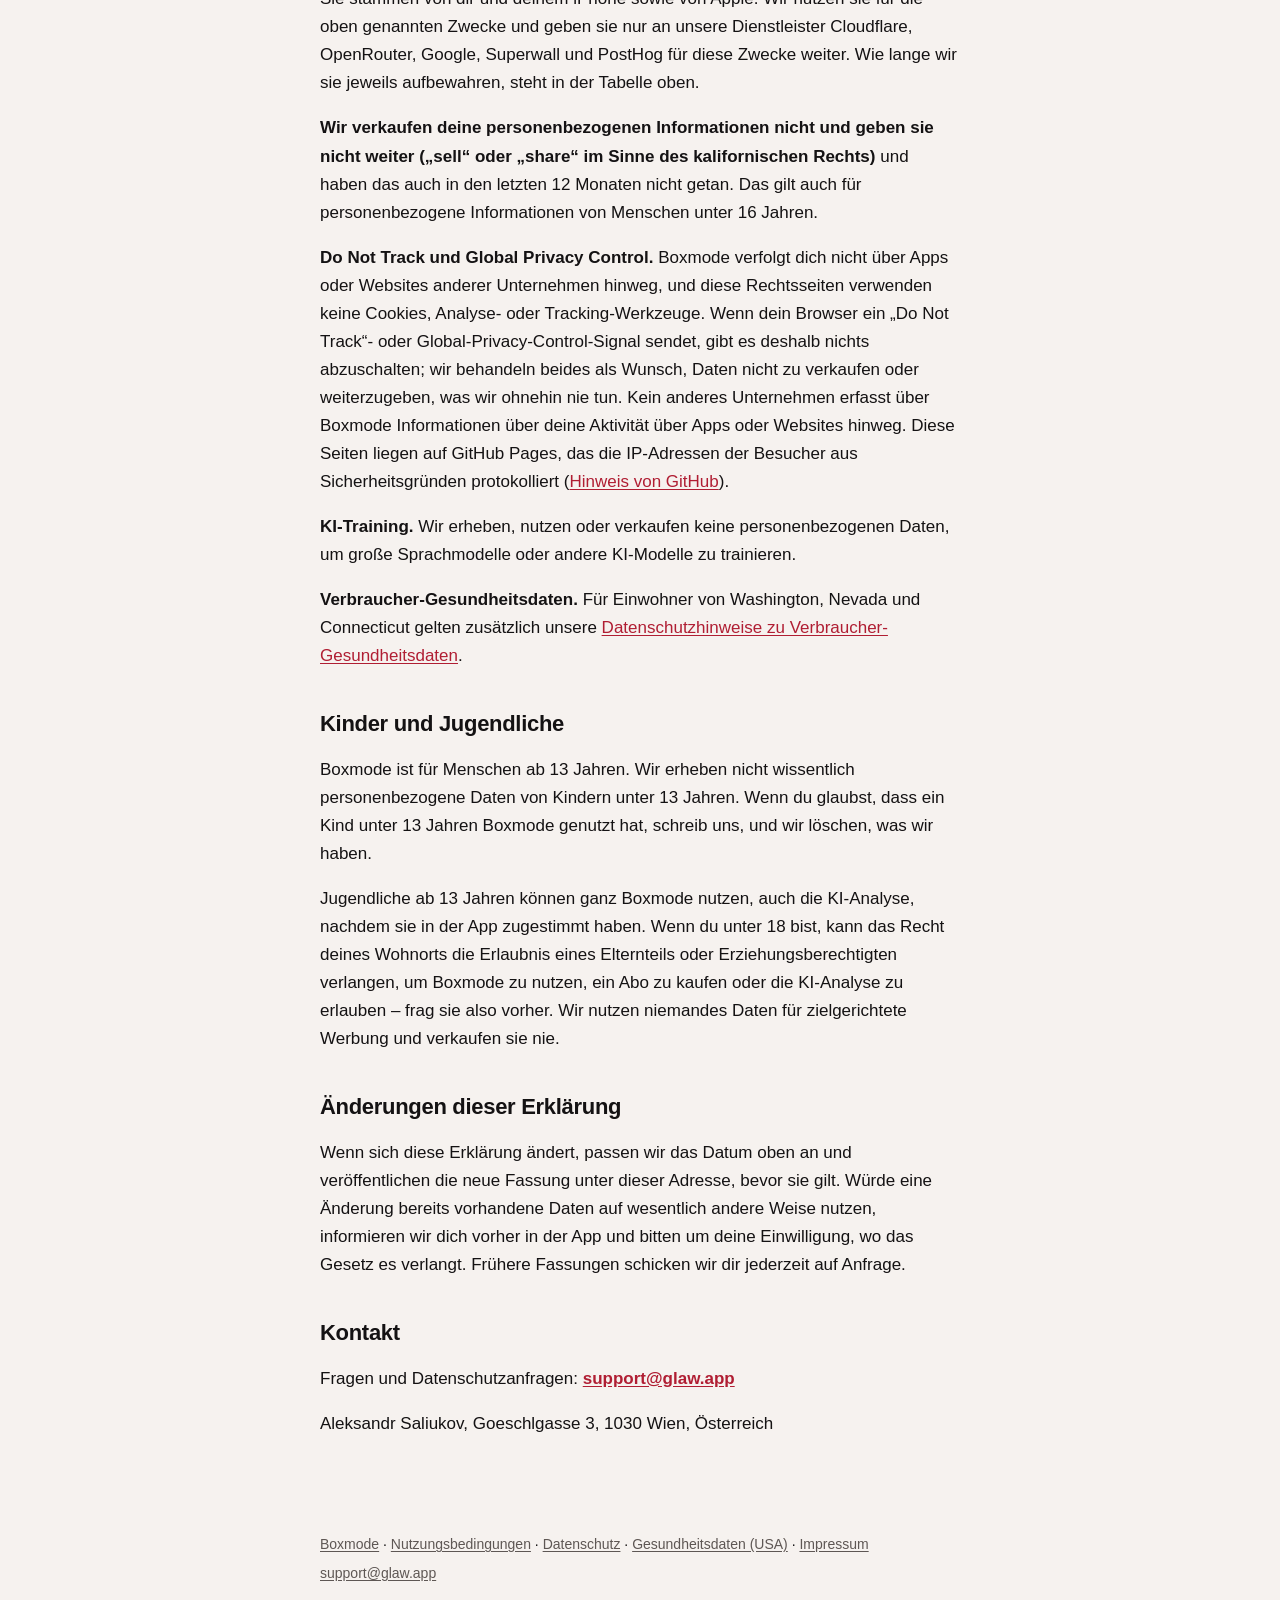
<file: de/privacy/index.html>
<!DOCTYPE html>
<html lang="de">
<head>
<meta charset="utf-8">
<meta name="viewport" content="width=device-width, initial-scale=1">
<title>Boxmode – Datenschutzerklärung</title>
<meta name="description" content="Wie Boxmode mit deinen Daten umgeht: was auf deinem iPhone bleibt, KI-Analyse nur mit Zustimmung und deine Rechte.">
<link rel="stylesheet" href="../../style.css">
<link rel="canonical" href="https://soloranez21.github.io/boxmode-legal/de/privacy/">
<link rel="alternate" hreflang="en" href="https://soloranez21.github.io/boxmode-legal/privacy/">
<link rel="alternate" hreflang="de" href="https://soloranez21.github.io/boxmode-legal/de/privacy/">
</head>
<body>
<main>
<p class="lang"><a href="../../privacy/" lang="en" hreflang="en">English</a></p>
<a class="brand" href="../"><span class="dot" aria-hidden="true"></span>Boxmode</a>
<h1>Boxmode Datenschutzerklärung</h1>
<p class="meta">Stand: 31. Oktober 2026 · Gültig ab: 31. Oktober 2026</p>
<p>Boxmode ist ein Box-Coach für das iPhone. Die App beobachtet dein Training über die Kamera deines iPhones und coacht dich dabei. Sie ist so gebaut, dass dein Training auf deinem iPhone bleibt.</p>
<h2 id="kurz-erklaert">Kurz erklärt</h2>
<div class="card">
<ul>
  <li><strong>Deine Kamera bleibt auf deinem iPhone.</strong> Das Live-Tracking läuft auf deinem iPhone. Deine Videos, Runden und dein Verlauf werden nur dort gespeichert.</li>
  <li><strong>KI-Analyse ist deine Entscheidung.</strong> Nur wenn du zustimmst, gehen eine stumme Kopie des Clips, den du analysierst, Standbilder daraus und einige Trainingsangaben an unseren Server und über OpenRouter an Googles KI-Modell Gemini. Unser Server löscht den Clip, sobald die Analyse fertig ist, und bewahrt den Bericht höchstens 1 Stunde auf. Google speichert eine Kopie bis zu 55 Tage, um Missbrauch zu erkennen.</li>
  <li><strong>Auch Einrichtungsstatistiken sind deine Entscheidung.</strong> Während deiner ersten Einrichtung teilt Boxmode PostHog mit, welche Seiten du siehst, und sendet für jede Antwort einen Code, nie deinen Namen. Tippst du auf dem ersten Bildschirm auf „Nicht teilen“, wird nichts gesendet.</li>
  <li><strong>Kein Konto, keine Werbung, kein Tracking.</strong> Wir verkaufen deine Daten nicht, geben sie nicht für Werbung weiter und trainieren damit keine KI.</li>
  <li><strong>Abos</strong> bezahlst du über Apple. Superwall hilft uns, die Abo-Seite zu betreiben.</li>
  <li><strong>Boxmode ist für Menschen ab 13 Jahren.</strong></li>
  <li><strong>Lösche jederzeit alles</strong> unter Einstellungen → „Alle meine Daten löschen“.</li>
</ul>
</div>
<h2 id="verantwortlicher">Verantwortlicher</h2>
<p>Verantwortlich für Boxmode ist Aleksandr Saliukov, Einzelentwickler („wir“). Im Sinne der Datenschutz-Grundverordnung (DSGVO) ist er der „Verantwortliche“.</p>
<p>Goeschlgasse 3, 1030 Wien, Österreich</p>
<p>E-Mail: <strong><a href="mailto:support@glaw.app">support@glaw.app</a></strong></p>
<h2 id="was-auf-deinem-iphone-bleibt">Was auf deinem iPhone bleibt</h2>
<p>Boxmode erledigt fast alles auf deinem iPhone. Folgendes erhalten wir nie:</p>
<ul>
  <li>das Live-Kamerabild. Apples Vision-Framework erkennt darin deinen Körper auf deinem iPhone; die gemessenen Körperpunkte umfassen auch Punkte in deinem Gesicht (Nase, Augen und Ohren);</li>
  <li>deine Aufnahmen und die Videos, die du importierst, die Schlagzahlen, Wertungen und Wiederholungen deiner Runden sowie deinen Trainingsverlauf;</li>
  <li>deine Antworten aus der Einrichtung, etwa zu Erfahrung, Zielen, Trainingstagen und Auslage, und deinen Vornamen, falls du ihn angibst (wenn du Einrichtungsstatistiken teilst, geht nur ein Code für jede gewählte Option an PostHog, siehe unten; nie dein Name);</li>
  <li>deinen Karrierefortschritt, das Aussehen deines Kämpfers und deine Einstellungen;</li>
  <li>KI-Berichte, sobald sie auf deinem iPhone angekommen sind.</li>
</ul>
<p>Videos und Trainingsverlauf liegen im privaten Speicher der App mit dem Datenschutz von iOS und sind von iCloud- und Computer-Backups ausgenommen. Einstellungen und Antworten aus der Einrichtung können Teil deines Geräte-Backups sein, das Apple gemäß deinen Backup-Einstellungen verschlüsselt.</p>
<p>Wenn du ein Video oder Poster in Fotos sicherst oder über das iOS-Teilen-Menü teilst, geht es dorthin, wohin du es schickst. Wir erhalten es nicht.</p>
<h2 id="ki-rundenanalyse-nur-mit-deiner-zustimmung">KI-Rundenanalyse (nur mit deiner Zustimmung)</h2>
<h3 id="wann-sie-stattfindet">Wann sie stattfindet</h3>
<p>Wenn du zum ersten Mal KI-Feedback möchtest, erklärt Boxmode, was gesendet würde, und fragt nach deiner Zustimmung. Erst wenn du auf „KI-Analyse erlauben“ tippst, lädt Boxmode etwas hoch – und dann nur die Clips, die du unter „Analyse“ auswertest, und die Runden, die du zur KI-Auswertung schickst. Du kannst das jederzeit unter Einstellungen → „Uploads für KI-Analyse erlauben“ abschalten. Ohne Zustimmung wird nichts hochgeladen, und der Rest der App funktioniert wie gewohnt.</p>
<h3 id="was-gesendet-wird">Was gesendet wird</h3>
<p>Bei jeder Analyse:</p>
<ul>
  <li>eine stumme Kopie des Clips in niedriger Auflösung (ohne Ton, höchstens 30 Sekunden und 8 MB);</li>
  <li>Standbilder aus dem Clip (bis zu 4 pro Sekunde, höchstens 512 Pixel an der langen Seite);</li>
  <li>deine Auslage und deine Erfahrungsstufe aus der Einrichtung;</li>
  <li>eine kurze Bewegungszusammenfassung, die dein iPhone berechnet hat: wann jeder Schlag kam, auf welcher Bildseite und welcher Art (gerade, Haken oder Aufwärtshaken), Momente, in denen beide Hände unten waren, wie viel von deinem Körper zu sehen war und ob der Clip gespiegelt ist;</li>
  <li>Länge und Format des Clips, eine zufällige ID für die Anfrage sowie ein Fingerabdruck (SHA-256-Hash) der Originaldatei, damit derselbe Upload nicht zweimal analysiert wird;</li>
  <li>die bevorzugten Sprachen deines iPhones, die iOS jeder Webanfrage mitgibt; unser Server behält nur, ob dein Bericht auf Englisch oder Deutsch sein soll;</li>
  <li>eine Sicherheitssignatur von Apples App Attest (siehe „App-Sicherheit und faire Nutzung“).</li>
</ul>
<p>Clip und Standbilder zeigen, was die Kamera gesehen hat: dich, dein Gesicht und den Raum um dich herum. Dein Name, deine übrigen Antworten, dein Verlauf und dein Originalvideo werden nie gesendet.</p>
<h3 id="wer-die-daten-erhaelt">Wer die Daten erhält</h3>
<ul>
  <li><strong>Cloudflare, Inc.</strong> (USA) betreibt unseren Server (Cloudflare Workers). Cloudflare speichert den Upload, solange die Analyse läuft (Cloudflare R2), und bewahrt den Bericht auf, bis dein iPhone ihn abholt.</li>
  <li><strong>OpenRouter, Inc.</strong> (USA) leitet die Anfrage an das KI-Modell weiter.</li>
  <li><strong>Google LLC</strong> (USA) betreibt das KI-Modell <strong>Gemini 3.8 Flash</strong> (<code>google/gemini-3.8-flash</code>) über seine kostenpflichtige Gemini-API (Google AI Studio). Google erhält die Anfrage von OpenRouter und verarbeitet sie für OpenRouter.</li>
</ul>
<p>Sie arbeiten als unsere Auftragsverarbeiter (Dienstleister) und dürfen die Daten nur für diesen Dienst verwenden.</p>
<h3 id="was-die-ki-macht">Was die KI macht</h3>
<p>Das Modell sieht sich den Clip an und schreibt einen Coaching-Bericht: Tipps zu deinen Schlägen und deiner Deckung mit den passenden Momenten, eine Übung und Werte von 1 bis 99 für Deckung, Schläge, Verteidigung, Beinarbeit, Kombinationen und Tempo. Der Bericht geht zurück an dein iPhone. Er ist ein maschinell erstelltes Technik-Feedback und kann falsch sein. Er wird nicht verwendet, um Entscheidungen über dich zu treffen.</p>
<h3 id="wie-lange-die-daten-gespeichert-werden">Wie lange die Daten gespeichert werden</h3>
<ul>
  <li><strong>Unser Server</strong> löscht den Upload, sobald die Analyse endet – ob sie fertig wurde, fehlschlug oder abgebrochen wurde. Eine automatische Regel löscht außerdem jeden Upload, der nach 1 Tag noch da ist. Der Bericht bleibt höchstens 1 Stunde auf unserem Server, damit dein iPhone ihn abholen kann, und wird dann gelöscht.</li>
  <li><strong>Die Wiederherstellungsprotokolle unseres Hosting-Anbieters</strong> können gelöschte Berichte und Datensätze noch bis zu 30 Tage enthalten, bevor sie endgültig gelöscht werden. Wir stellen sie nicht wieder her. Hochgeladene Videos sind nicht Teil dieser Protokolle.</li>
  <li><strong>OpenRouter</strong> leitet die Anfrage an Google weiter und speichert für die Abrechnung Angaben wie Zeitpunkt, Modell und Kosten. Den Inhalt selbst darf OpenRouter nur aufbewahren, soweit seine <a href="https://openrouter.ai/privacy">Datenschutzrichtlinie</a> und unsere Kontoeinstellungen es erlauben. OpenRouter trainiert damit keine KI und schickt unsere Anfragen nur an Anbieter, die das auch nicht tun.</li>
  <li><strong>Google</strong> speichert Anfrage und Bericht bis zu 55 Tage, nur um Missbrauch seines Dienstes zu erkennen. Befugte Google-Mitarbeitende können Inhalte ansehen, die Googles Systeme markieren. Google verwendet sie nicht, um Gemini zu trainieren oder andere Produkte zu verbessern; Googles Regeln erlauben nur die Nutzung zur Missbrauchserkennung.</li>
</ul>
<h3 id="was-wir-nie-tun">Was wir nie tun</h3>
<p>Wir nutzen dein Video nicht, um dich zu erkennen oder zu identifizieren, erstellen keine Gesichts- oder Körpervorlagen und verwenden es nie für Werbung. Wir trainieren damit keine KI-Modelle.</p>
<h3 id="rechtsgrundlage">Rechtsgrundlage</h3>
<p>Deine Einwilligung (Art. 6 Abs. 1 lit. a DSGVO). Soweit ein Video deines Körpers etwas über deine Gesundheit verraten könnte, deine ausdrückliche Einwilligung (Art. 9 Abs. 2 lit. a DSGVO). Du kannst deine Einwilligung jederzeit in den Einstellungen widerrufen; das berührt Analysen nicht, die bereits stattgefunden haben.</p>
<h2 id="app-sicherheit-und-faire-nutzung">App-Sicherheit und faire Nutzung</h2>
<p>Unser KI-Server antwortet nur der echten Boxmode-App. So schützen wir ihn vor Missbrauch und halten die Kosten im Griff.</p>
<ul>
  <li><strong>App Attest.</strong> Wenn du zum ersten Mal eine KI-Analyse startest, erzeugt dein iPhone mit Apples App Attest einen Sicherheitsschlüssel, und Apple bestätigt, dass er zu einer echten Boxmode-App gehört. Unser Server speichert die ID des Schlüssels, seinen öffentlichen Schlüssel, einen Zähler und den Zeitpunkt der letzten Nutzung. Das nennen wir den Installationsdatensatz. Er enthält keinen Namen, keine E-Mail-Adresse, keinen Apple Account und keinen Gerätenamen. Jede Analyse-Anfrage wird mit diesem Schlüssel signiert.</li>
  <li><strong>Tageslimit.</strong> Mit dem Installationsdatensatz zählen wir auch die Analysen (derzeit 10 pro Tag und Installation). Diese Zähler werden innerhalb von 2 Tagen gelöscht.</li>
  <li><strong>IP-Adresse.</strong> Wie jeder Internetdienst sieht unser Server deine IP-Adresse, wenn sich dein iPhone verbindet. Sie wird nur für diese Anfrage und für einen Schutzzähler gegen Überlastung genutzt, der 60 Sekunden besteht. Wir speichern sie nie.</li>
  <li><strong>Protokolle.</strong> Unser Server schreibt kurze technische Protokollzeilen, etwa welches Modell lief, wie viele Tokens es nutzte, was es kostete und Fehlercodes. Sie enthalten kein Video, keine Bilder, keinen Berichtstext, keine IP-Adresse und keinen Installationsschlüssel; Cloudflare ergänzt nur Uhrzeit, Serverversion und eine Anfragenummer. Cloudflare bewahrt sie bis zu 7 Tage auf.</li>
  <li><strong>Speicherdauer:</strong> Der Installationsdatensatz bleibt, bis du „Alle meine Daten löschen“ nutzt, längstens aber 12 Monate nach seiner letzten Nutzung.</li>
</ul>
<p>Rechtsgrundlage: unser berechtigtes Interesse, den Dienst vor Missbrauch und unerwarteten Kosten zu schützen (Art. 6 Abs. 1 lit. f DSGVO).</p>
<h2 id="abos">Abos</h2>
<h3 id="apple">Apple</h3>
<p>Boxmode Pro kaufst du über Apples App Store. Apple wickelt die Zahlung nach seinen eigenen Bedingungen und seiner <a href="https://www.apple.com/de/legal/privacy/">Datenschutzrichtlinie</a> ab. Deine Zahlungsdaten sehen wir nie. „Käufe wiederherstellen“ und „Abo verwalten“ in den Einstellungen laufen direkt über Apple.</p>
<h3 id="superwall">Superwall</h3>
<p>Superwall (Nest 22, Inc., USA) hilft uns beim Verkauf des Abos. Superwall wickelt Käufe auf unserer Abo-Seite ab, teilt der App mit, ob dein Abo aktiv ist, und zeigt uns, wie gut die Abo-Seite funktioniert. Superwall arbeitet für uns als Auftragsverarbeiter (Dienstleister).</p>
<p>Boxmode startet Superwall nur, wenn die App die Abo-Seite zeigt: am Ende der Einrichtung, auf dem Bildschirm „Boxmode freischalten“ oder über Einstellungen → „Boxmode Pro holen“. Einmal gestartet, läuft Superwall, bis du die App schließt. Wenn du ein Abo hast und die Abo-Seite nicht öffnest, sendet Boxmode nichts an Superwall.</p>
<p>Solange Superwall läuft, erhält es:</p>
<ul>
  <li><strong>Kennungen:</strong> eine zufällige Nutzer-ID und eine Geräte-ID, die Superwall erzeugt, sowie Apples Anbieterkennung (Identifier for Vendor, IDFV);</li>
  <li><strong>Geräte- und App-Informationen</strong> wie Gerätemodell, iOS-Version, App-Version, Installationsdatum, Sprache, Region, Währung, Zeitzone, Netzwerktyp, Anzeige- und Textgrößeneinstellungen und dein App-Store-Land;</li>
  <li><strong>deine IP-Adresse,</strong> die Superwall mit diesen Ereignissen speichert und aus der es deinen ungefähren Standort schätzt (Stadt, Region und Land);</li>
  <li><strong>Abo-Aktivität:</strong> wann die Abo-Seite geöffnet und geschlossen wird, begonnene, abgeschlossene und abgebrochene Käufe, fehlgeschlagene Käufe, Wiederherstellungen sowie das Öffnen und Schließen der App, solange Superwall läuft;</li>
  <li><strong>Kaufinformationen von Apple:</strong> Produkt, Preis, Währung, Daten und Apples Transaktions-IDs, auch aus späteren Verlängerungsmitteilungen von Apple.</li>
</ul>
<p>Superwall erhält nie deinen Namen, deine Antworten, dein Alter, deine Videos, deine KI-Berichte oder deine Trainingsdaten. Wir nutzen weder Superwalls Installationszuordnung noch irgendein Werbenetzwerk.</p>
<p>Rechtsgrundlage: Verkauf und Verwaltung deines Abos (Vertrag, Art. 6 Abs. 1 lit. b DSGVO) und unser berechtigtes Interesse, zu verstehen, wie unsere Abo-Seite funktioniert (Art. 6 Abs. 1 lit. f DSGVO; du kannst jederzeit widersprechen).</p>
<p>Speicherdauer: Superwall bewahrt diese Daten auf, solange sie für diese Zwecke nötig sind, und löscht sie danach gemäß seinen Aufbewahrungsregeln und unserer Vereinbarung. Du kannst jederzeit verlangen, dass wir sie löschen lassen. Siehe auch <a href="https://superwall.com/legal/privacy-policy">Superwalls Datenschutzrichtlinie</a>.</p>
<h2 id="einrichtungsstatistiken-posthog">Einrichtungsstatistiken (PostHog)</h2>
<p>Auf dem ersten Bildschirm steht: „Wenn du fortfährst, teilst du Einrichtungsstatistiken, nie deinen Namen.“ Fährst du fort, sendet Boxmode pseudonyme Nutzungsereignisse an PostHog Inc. (USA), unseren Analyse-Dienstleister (Auftragsverarbeiter). So sehen wir, welche Einrichtungsseiten helfen und wo Menschen aufhören. Tippst du dort auf „Nicht teilen“, wird nichts gesendet, und bevor du fortfährst, verlässt nichts dein iPhone. PostHog speichert diese Daten in seiner EU-Cloud in Frankfurt am Main. Die Statistik läuft nur während deiner ersten Einrichtung, vom ersten Bildschirm bis „Tag 1 starten“, und endet endgültig, sobald sie abgeschlossen ist. Training, KI-Analyse, „Intro nochmal ansehen“ und der Rest der App senden nie Einrichtungsstatistiken.</p>
<p>PostHog erhält:</p>
<ul>
  <li><strong>Einrichtungsereignisse:</strong> welche Einrichtungsseite du gesehen hast, ob du vor oder zurück gegangen bist, wie viele Sekunden du darauf verbracht hast, die Option, die du bei jeder Frage gewählt hast (als Code, etwa „etwas Erfahrung“ oder „zu Hause“), die gewählten Tage pro Woche und Minuten, ob du einen Namen eingegeben hast (nur ja oder nein, nie der Name selbst), ob du die Kamera erlaubt hast, wann du die App verlassen hast oder zurückgekehrt bist und wann die Einrichtung abgeschlossen war.</li>
  <li><strong>Eine zufällige Statistik-ID</strong>, die Boxmode auf deinem iPhone erzeugt. Sie ist weder Apples Werbe-ID noch die Anbieterkennung (IDFV) und wird nicht mit Superwall geteilt. „Alle meine Daten löschen“ ersetzt sie durch eine neue.</li>
  <li><strong>Geräte- und App-Informationen</strong> wie Gerätemodell, iOS-Version, App-Version, App-Sprache, Region, Zeitzone, Bildschirmgröße und Netzwerktyp.</li>
</ul>
<p>PostHog speichert deine IP-Adresse nicht und ermittelt daraus keinen Standort, und es wird kein Profil über dich angelegt. Wir senden PostHog nie deinen Namen, dein Kamerabild, deine Videos, deine Runden, deine KI-Berichte oder Kaufdetails (PostHog sieht nur, dass du über die Abo-Seite hinausgegangen bist).</p>
<p>Rechtsgrundlage: unser berechtigtes Interesse, die Einrichtung zu verbessern (Art. 6 Abs. 1 lit. f DSGVO). Die Ereignisse werden erst gesendet, nachdem du den Hinweis auf dem ersten Bildschirm gesehen hast und fortgefahren bist; tippe dort auf „Nicht teilen“, um abzulehnen, oder widersprich jederzeit per E-Mail.</p>
<p>Speicherdauer: PostHog bewahrt Einrichtungsstatistiken bis zu 12 Monate auf und löscht sie dann. Siehe auch die <a href="https://posthog.com/privacy">Datenschutzerklärung von PostHog</a>.</p>
<h2 id="weitere-apple-dienste">Weitere Apple-Dienste</h2>
<ul>
  <li><strong>App Store und StoreKit:</strong> Downloads, Käufe, Wiederherstellungen und die Bewertungsabfrage sind Apples eigene Dienste.</li>
</ul>
<h2 id="berechtigungen-um-die-boxmode-bittet">Berechtigungen, um die Boxmode bittet</h2>
<ul>
  <li><strong>Kamera:</strong> für das Live-Tracking und die Aufnahme von Runden, auf deinem iPhone. Ein Clip verlässt dein iPhone nur für die KI-Analyse, mit deiner Zustimmung.</li>
  <li><strong>Fotos (nur Hinzufügen):</strong> um Videos und Poster in deiner Mediathek zu sichern, wenn du auf Sichern tippst. „Aus Fotos wählen“ nutzt Apples Auswahl, daher erhält Boxmode nur das Video, das du auswählst.</li>
</ul>
<p>Boxmode nutzt weder dein Mikrofon noch deinen Standort, deine Kontakte oder Apple Health und fragt nie nach einer Tracking-Erlaubnis. Du kannst Berechtigungen jederzeit in den iPhone-Einstellungen ändern.</p>
<h2 id="wenn-du-uns-schreibst">Wenn du uns schreibst</h2>
<p>Wenn du an <a href="mailto:support@glaw.app">support@glaw.app</a> schreibst, nutzen wir deine E-Mail-Adresse und deine Nachricht nur, um dir zu antworten. Wir löschen die Unterhaltung, wenn sie nicht mehr nötig ist, in der Regel innerhalb von 12 Monaten, sofern uns kein Gesetz zu längerer Aufbewahrung verpflichtet. Rechtsgrundlage: Bearbeitung deiner Anfrage (Art. 6 Abs. 1 lit. b und f DSGVO).</p>
<h2 id="speicherdauer-im-ueberblick">Speicherdauer im Überblick</h2>
<div class="table-wrap"><table>
  <thead><tr><th>Daten</th><th>Wo</th><th>Wie lange</th></tr></thead>
  <tbody>
    <tr><td>Videos, Runden, Verlauf, Antworten, KI-Berichte</td><td>dein iPhone</td><td>bis du sie löschst, „Alle meine Daten löschen“ nutzt oder die App löschst</td></tr>
    <tr><td>KI-Upload: Clip, Standbilder, Trainingsangaben</td><td>unser Server (Cloudflare)</td><td>gelöscht, wenn die Analyse endet, höchstens 1 Tag</td></tr>
    <tr><td>KI-Bericht</td><td>unser Server (Cloudflare)</td><td>höchstens 1 Stunde</td></tr>
    <tr><td>Gelöschte Berichte und Datensätze</td><td>Wiederherstellungsprotokolle unseres Hosting-Anbieters</td><td>bis zu 30 Tage</td></tr>
    <tr><td>KI-Anfrage</td><td>OpenRouter</td><td>Abrechnungsangaben; den Inhalt nur, soweit OpenRouters Datenschutzrichtlinie und unsere Einstellungen es erlauben</td></tr>
    <tr><td>KI-Anfrage und Bericht</td><td>Google</td><td>bis zu 55 Tage, nur zur Missbrauchserkennung</td></tr>
    <tr><td>Installationsdatensatz</td><td>unser Server (Cloudflare)</td><td>bis „Alle meine Daten löschen“, höchstens 12 Monate nach der letzten Nutzung</td></tr>
    <tr><td>Tageszähler für Analysen</td><td>unser Server (Cloudflare)</td><td>etwa 2 Tage</td></tr>
    <tr><td>Technische Protokolle (ohne Medien, ohne IP)</td><td>Cloudflare</td><td>bis zu 7 Tage</td></tr>
    <tr><td>IP-Adresse</td><td>unser Server</td><td>nicht gespeichert (Überlastungszähler für 60 Sekunden)</td></tr>
    <tr><td>Abo-Daten</td><td>Superwall</td><td>solange für das Abo nötig; Löschung auf Anfrage</td></tr>
    <tr><td>Einrichtungsstatistiken</td><td>PostHog (EU, Frankfurt)</td><td>bis zu 12 Monate</td></tr>
    <tr><td>Käufe</td><td>Apple</td><td>nach Apples Richtlinien</td></tr>
    <tr><td>Support-E-Mails</td><td>unser Postfach</td><td>in der Regel bis zu 12 Monate</td></tr>
  </tbody>
</table></div>
<h2 id="wer-daten-erhaelt-und-wo">Wer Daten erhält und wo</h2>
<p>Cloudflare, OpenRouter, Google, Superwall, PostHog und Apple sind die einzigen Unternehmen, die Daten aus der Boxmode-App erhalten, und jedes davon schützt sie mindestens so gut, wie es in dieser Erklärung beschrieben ist.</p>
<p>Cloudflare, OpenRouter und Superwall arbeiten für uns auf Grundlage von Auftragsverarbeitungsverträgen, die sie an unsere Zwecke binden (<a href="https://www.cloudflare.com/cloudflare-customer-dpa/">Cloudflare</a>, <a href="https://openrouter.ai/data-processing-agreement">OpenRouter</a>, <a href="https://superwall.com/legal/dpa">Superwall</a>). Google verarbeitet KI-Anfragen für OpenRouter nach Googles Datenverarbeitungsbedingungen für seine kostenpflichtige API. PostHog verarbeitet Einrichtungsstatistiken für uns als unser Analyse-Dienstleister. Apple ist für seine eigenen Dienste selbst verantwortlich.</p>
<p>Diese Unternehmen haben ihren Sitz in den USA und können Daten in den USA und anderen Ländern verarbeiten; PostHog speichert Einrichtungsstatistiken in der EU (Frankfurt am Main). Übermittlungen aus der EU, dem EWR, dem Vereinigten Königreich oder der Schweiz stützen sich auf die EU-Standardvertragsklauseln (und ihre britische und Schweizer Fassung) oder einen anderen nach der DSGVO zulässigen Mechanismus, etwa das EU-US Data Privacy Framework, sofern der Empfänger danach zertifiziert ist.</p>
<p>Wo unser Server Daten speichert, wählt Cloudflare: Uploads liegen in der Regel an Cloudflares Standort in Osteuropa, die übrigen Datensätze meist in einem Rechenzentrum in der Nähe des Orts, an dem du die KI-Analyse zum ersten Mal genutzt hast.</p>
<p>Wir verkaufen keine personenbezogenen Daten, geben sie nicht für kontextübergreifende Werbung weiter und nutzen sie nicht für zielgerichtete Werbung. Die einzige automatische Bewertung ist der Technik-Bericht, um den du bittest: Er wird nur dir angezeigt, und wir treffen damit keine Entscheidungen über dich.</p>
<h2 id="sicherheit">Sicherheit</h2>
<p>Jede Verbindung ist verschlüsselt (HTTPS). Auf deinem iPhone nutzen die Dateien von Boxmode den Datenschutz von iOS. Uploads sind bei Cloudflare verschlüsselt gespeichert. App Attest stellt sicher, dass nur die echte App unseren Server nutzen kann, und nur der Entwickler hat Zugriff darauf. Betrifft dich eine Datenschutzverletzung, informieren wir dich und die Behörden, wie es das Gesetz verlangt. Kein System ist vollkommen sicher.</p>
<h2 id="deine-wahlmoeglichkeiten-und-rechte">Deine Wahlmöglichkeiten und Rechte</h2>
<p><strong>In der App:</strong></p>
<ul>
  <li>KI-Analyse ein- oder ausschalten: Einstellungen → „Uploads für KI-Analyse erlauben“.</li>
  <li>Einrichtungsstatistiken ablehnen: Tippe auf dem ersten Bildschirm auf „Nicht teilen“. Nach der Einrichtung wird nichts mehr gesendet.</li>
  <li>Eine Runde aus deinem Verlauf löschen. Liegt ihr KI-Bericht noch auf unserem Server, wird er dort ebenfalls gelöscht.</li>
  <li>Alles löschen: Einstellungen → „Alle meine Daten löschen“ bittet zuerst unseren Server, deinen Installationsdatensatz und deine Analysen sofort zu löschen, löscht dann alles, was Boxmode auf deinem iPhone gespeichert hat, und Boxmode beginnt von vorn. Ist unser Server nicht erreichbar, kannst du es später erneut versuchen oder nur auf deinem iPhone löschen; der Installationsdatensatz läuft dann innerhalb von 12 Monaten von selbst ab. Dein Abo wird dadurch nicht gekündigt: Die Abrechnung über Apple läuft weiter, bis du unter Einstellungen → „Abo verwalten“ oder in den iPhone-Einstellungen → dein Name → Abonnements kündigst. Die Daten bei Superwall, PostHog und Apple erreicht die Funktion nicht; schreib uns, und wir lassen Superwall deine Daten löschen. Einrichtungsstatistiken sind nicht mit deinem Namen oder einem Konto verknüpft, daher können wir womöglich nicht erkennen, welche Ereignisse deine sind; PostHog löscht sie nach 12 Monaten.</li>
  <li>Wenn du die App löschst, werden auch ihre Daten auf deinem iPhone gelöscht, bis auf einen kleinen Verweis auf den Sicherheitsschlüssel, den iOS im Schlüsselbund behält („Alle meine Daten löschen“ entfernt auch ihn). Die Daten auf unserem Server laufen dann von selbst ab (siehe Tabelle oben).</li>
</ul>
<p><strong>Deine Rechte.</strong> Nach der DSGVO und, wo sie gelten, nach den Datenschutzgesetzen von US-Bundesstaaten kannst du verlangen, zu erfahren, welche personenbezogenen Daten wir über dich haben, und Auskunft darüber, Berichtigung, Löschung, eine Kopie (Datenübertragbarkeit), Einschränkung der Verarbeitung; du kannst der Verarbeitung widersprechen und deine Einwilligung widerrufen. Die Ausübung deiner Rechte kostet dich nichts und ändert nichts daran, wie Boxmode dich behandelt.</p>
<p><strong>So stellst du eine Anfrage.</strong> Schreib an <a href="mailto:support@glaw.app">support@glaw.app</a>. Wir antworten innerhalb eines Monats bzw. innerhalb von 45 Tagen, wo ein US-Bundesstaat diese Frist vorsieht, und sagen dir, wenn wir mehr Zeit brauchen und warum. Da Boxmode keine Benutzerkonten hat und unser Server weder Namen noch Kontaktdaten speichert, können wir eine E-Mail meist nicht den Daten auf unserem Server zuordnen; „Alle meine Daten löschen“ in der App weist nach, welche Installation deine ist, und löscht sie sofort. Um deine Superwall-Daten zu finden, fragen wir dich eventuell nach dem Kaufdatum und der Bestellnummer aus Apples Kaufbeleg per E-Mail. Du kannst auch eine bevollmächtigte Person für dich fragen lassen; wir können einen Nachweis verlangen.</p>
<p><strong>Einspruch.</strong> Lehnen wir deine Anfrage ab, kannst du Einspruch einlegen, indem du mit „Appeal“ antwortest. Wir antworten innerhalb von 45 Tagen. Bist du nicht zufrieden, kannst du dich an die Generalstaatsanwaltschaft deines US-Bundesstaats wenden.</p>
<p><strong>Beschwerden.</strong> Du kannst dich bei einer Datenschutzbehörde beschweren, etwa bei der österreichischen Datenschutzbehörde (<a href="https://www.dsb.gv.at/">dsb.gv.at</a>) oder bei der Behörde deines Wohnorts – in Deutschland etwa bei der Behörde deines Bundeslands.</p>
<h2 id="kalifornien-und-andere-us-bundesstaaten">Kalifornien und andere US-Bundesstaaten</h2>
<p><strong>Kategorien (Hinweis bei der Erhebung nach kalifornischem Recht).</strong> Boxmode erhebt diese Kategorien personenbezogener Informationen:</p>
<ul>
  <li><strong>Kennungen:</strong> Superwalls zufällige Nutzer- und Geräte-ID, Apples Anbieterkennung (IDFV), den App-Attest-Installationsschlüssel, die zufällige Statistik-ID der Einrichtungsstatistiken (PostHog) und deine IP-Adresse (Superwall bewahrt sie mit seinen Ereignissen auf; unser Server speichert sie nicht).</li>
  <li><strong>Kaufbezogene Informationen:</strong> deine Abo-Käufe und dein Abostatus.</li>
  <li><strong>Internetaktivität:</strong> wie du die Einrichtungsseiten (wenn du Einrichtungsstatistiken teilst) und die Abo-Seite nutzt.</li>
  <li><strong>Ungefährer Standort:</strong> Superwalls Schätzung auf Stadtebene aus deiner IP-Adresse. Nie dein genauer Standort.</li>
  <li><strong>Audiovisuelle Informationen:</strong> der Clip und die Standbilder, die du zur KI-Analyse sendest (ohne Ton).</li>
  <li><strong>Ableitungen:</strong> die Bewertungen deiner Boxtechnik durch die KI.</li>
  <li><strong>Sensible personenbezogene Informationen:</strong> Ein Video von dir könnte nach manchen Gesetzen als Gesundheits- oder biometrische Information gelten. Wir nutzen es nur, um dir die KI-Analyse zu liefern, um die du bittest; es gibt also nichts einzuschränken.</li>
</ul>
<p>Sie stammen von dir und deinem iPhone sowie von Apple. Wir nutzen sie für die oben genannten Zwecke und geben sie nur an unsere Dienstleister Cloudflare, OpenRouter, Google, Superwall und PostHog für diese Zwecke weiter. Wie lange wir sie jeweils aufbewahren, steht in der Tabelle oben.</p>
<p><strong>Wir verkaufen deine personenbezogenen Informationen nicht und geben sie nicht weiter („sell“ oder „share“ im Sinne des kalifornischen Rechts)</strong> und haben das auch in den letzten 12 Monaten nicht getan. Das gilt auch für personenbezogene Informationen von Menschen unter 16 Jahren.</p>
<p><strong>Do Not Track und Global Privacy Control.</strong> Boxmode verfolgt dich nicht über Apps oder Websites anderer Unternehmen hinweg, und diese Rechtsseiten verwenden keine Cookies, Analyse- oder Tracking-Werkzeuge. Wenn dein Browser ein „Do Not Track“- oder Global-Privacy-Control-Signal sendet, gibt es deshalb nichts abzuschalten; wir behandeln beides als Wunsch, Daten nicht zu verkaufen oder weiterzugeben, was wir ohnehin nie tun. Kein anderes Unternehmen erfasst über Boxmode Informationen über deine Aktivität über Apps oder Websites hinweg. Diese Seiten liegen auf GitHub Pages, das die IP-Adressen der Besucher aus Sicherheitsgründen protokolliert (<a href="https://docs.github.com/de/pages/getting-started-with-github-pages/what-is-github-pages#data-collection">Hinweis von GitHub</a>).</p>
<p><strong>KI-Training.</strong> Wir erheben, nutzen oder verkaufen keine personenbezogenen Daten, um große Sprachmodelle oder andere KI-Modelle zu trainieren.</p>
<p><strong>Verbraucher-Gesundheitsdaten.</strong> Für Einwohner von Washington, Nevada und Connecticut gelten zusätzlich unsere <a href="../health-data/">Datenschutzhinweise zu Verbraucher-Gesundheitsdaten</a>.</p>
<h2 id="kinder-und-jugendliche">Kinder und Jugendliche</h2>
<p>Boxmode ist für Menschen ab 13 Jahren. Wir erheben nicht wissentlich personenbezogene Daten von Kindern unter 13 Jahren. Wenn du glaubst, dass ein Kind unter 13 Jahren Boxmode genutzt hat, schreib uns, und wir löschen, was wir haben.</p>
<p>Jugendliche ab 13 Jahren können ganz Boxmode nutzen, auch die KI-Analyse, nachdem sie in der App zugestimmt haben. Wenn du unter 18 bist, kann das Recht deines Wohnorts die Erlaubnis eines Elternteils oder Erziehungsberechtigten verlangen, um Boxmode zu nutzen, ein Abo zu kaufen oder die KI-Analyse zu erlauben – frag sie also vorher. Wir nutzen niemandes Daten für zielgerichtete Werbung und verkaufen sie nie.</p>
<h2 id="aenderungen-dieser-erklaerung">Änderungen dieser Erklärung</h2>
<p>Wenn sich diese Erklärung ändert, passen wir das Datum oben an und veröffentlichen die neue Fassung unter dieser Adresse, bevor sie gilt. Würde eine Änderung bereits vorhandene Daten auf wesentlich andere Weise nutzen, informieren wir dich vorher in der App und bitten um deine Einwilligung, wo das Gesetz es verlangt. Frühere Fassungen schicken wir dir jederzeit auf Anfrage.</p>
<h2 id="kontakt">Kontakt</h2>
<p>Fragen und Datenschutzanfragen: <strong><a href="mailto:support@glaw.app">support@glaw.app</a></strong></p>
<p>Aleksandr Saliukov, Goeschlgasse 3, 1030 Wien, Österreich</p>
</main>
<footer>
<p><a href="../">Boxmode</a> · <a href="../terms/">Nutzungsbedingungen</a> · <a href="./">Datenschutz</a> · <a href="../health-data/">Gesundheitsdaten (USA)</a> · <a href="../impressum/">Impressum</a></p>
<p><a href="mailto:support@glaw.app">support@glaw.app</a></p>
</footer>
</body>
</html>
</file>
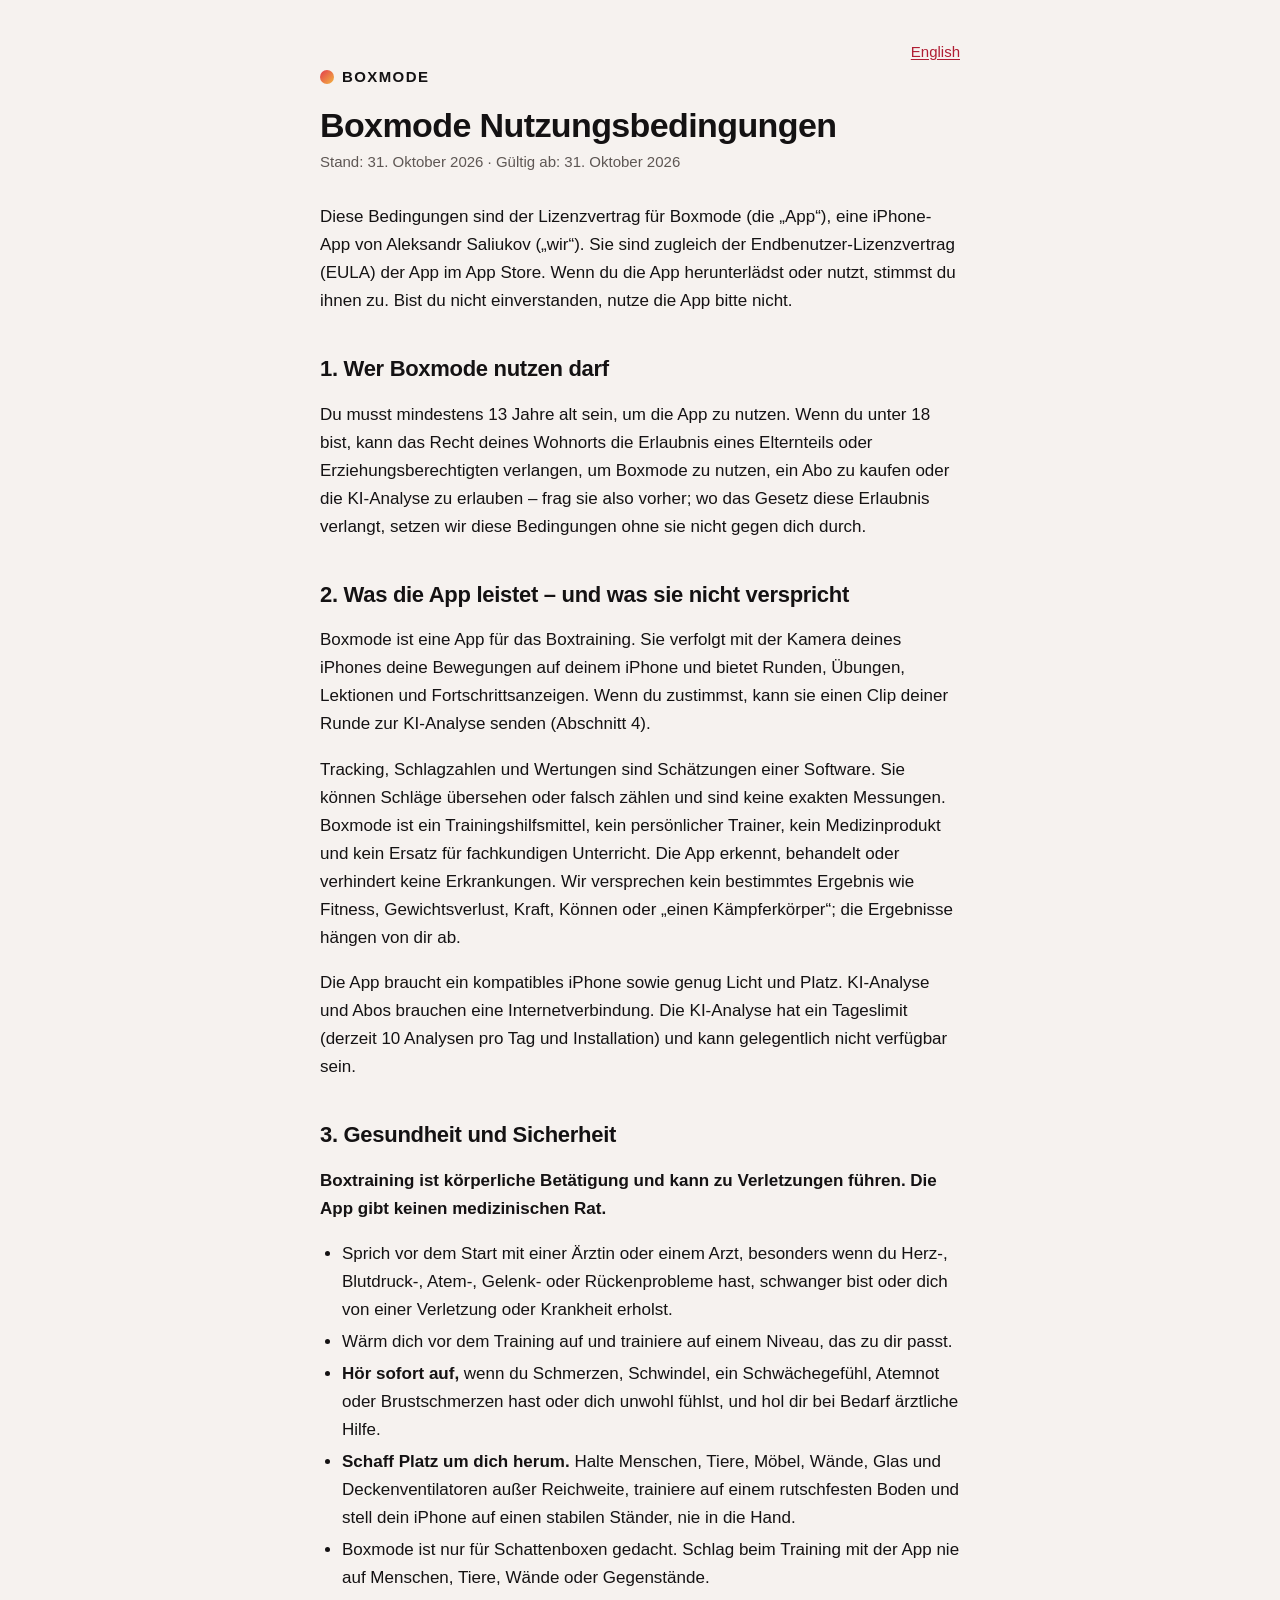
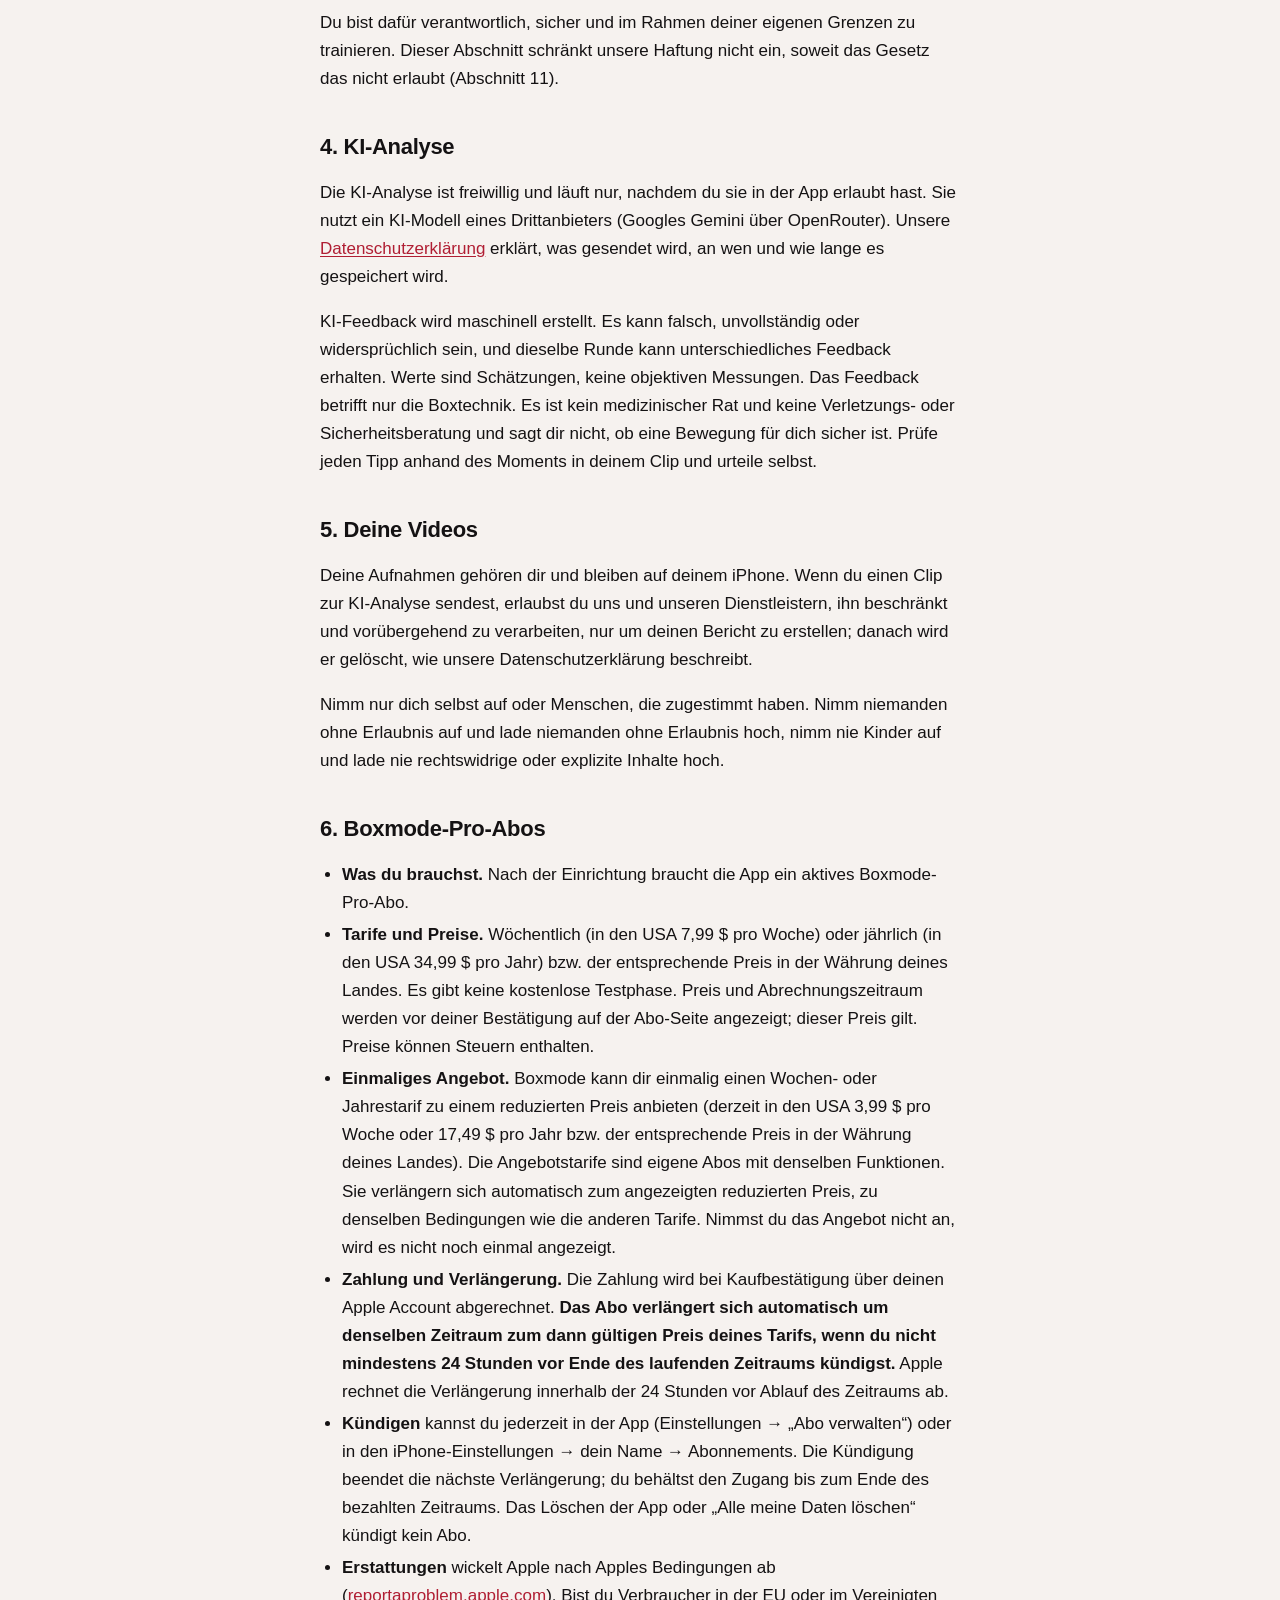
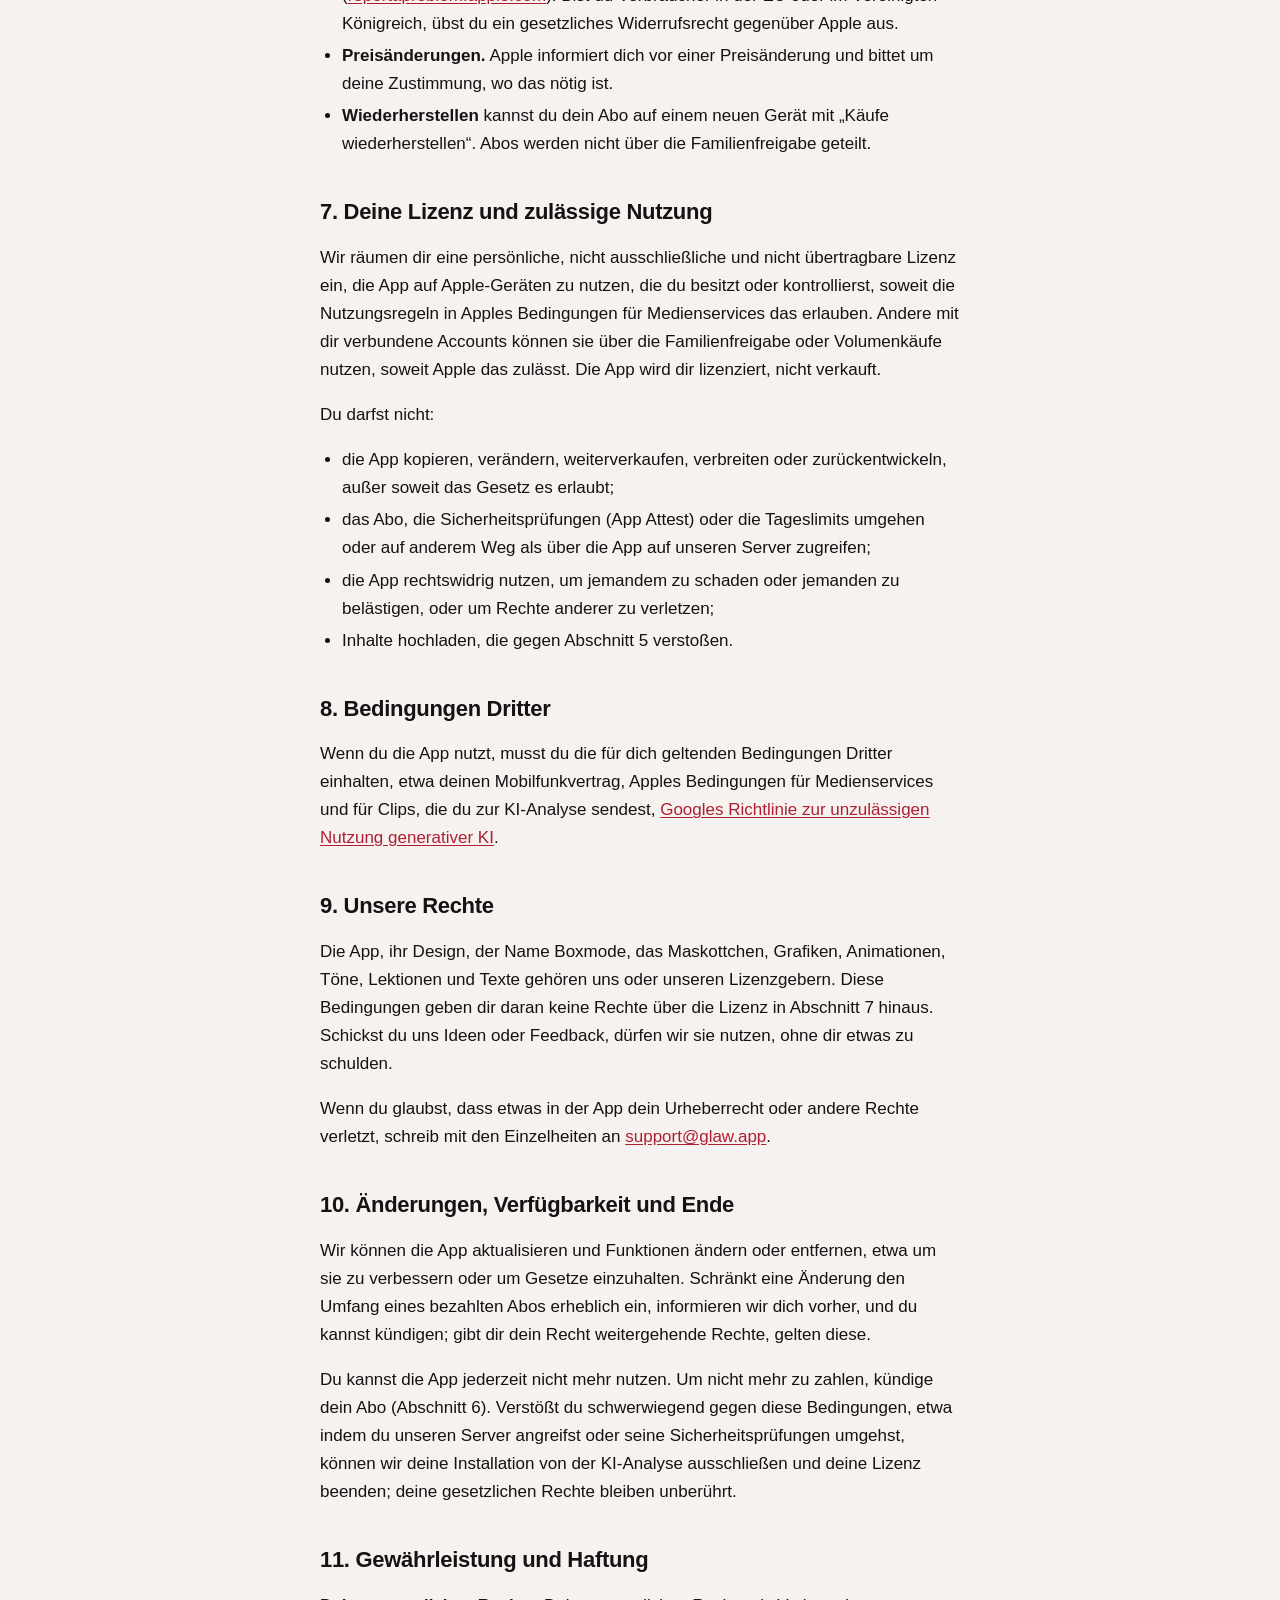
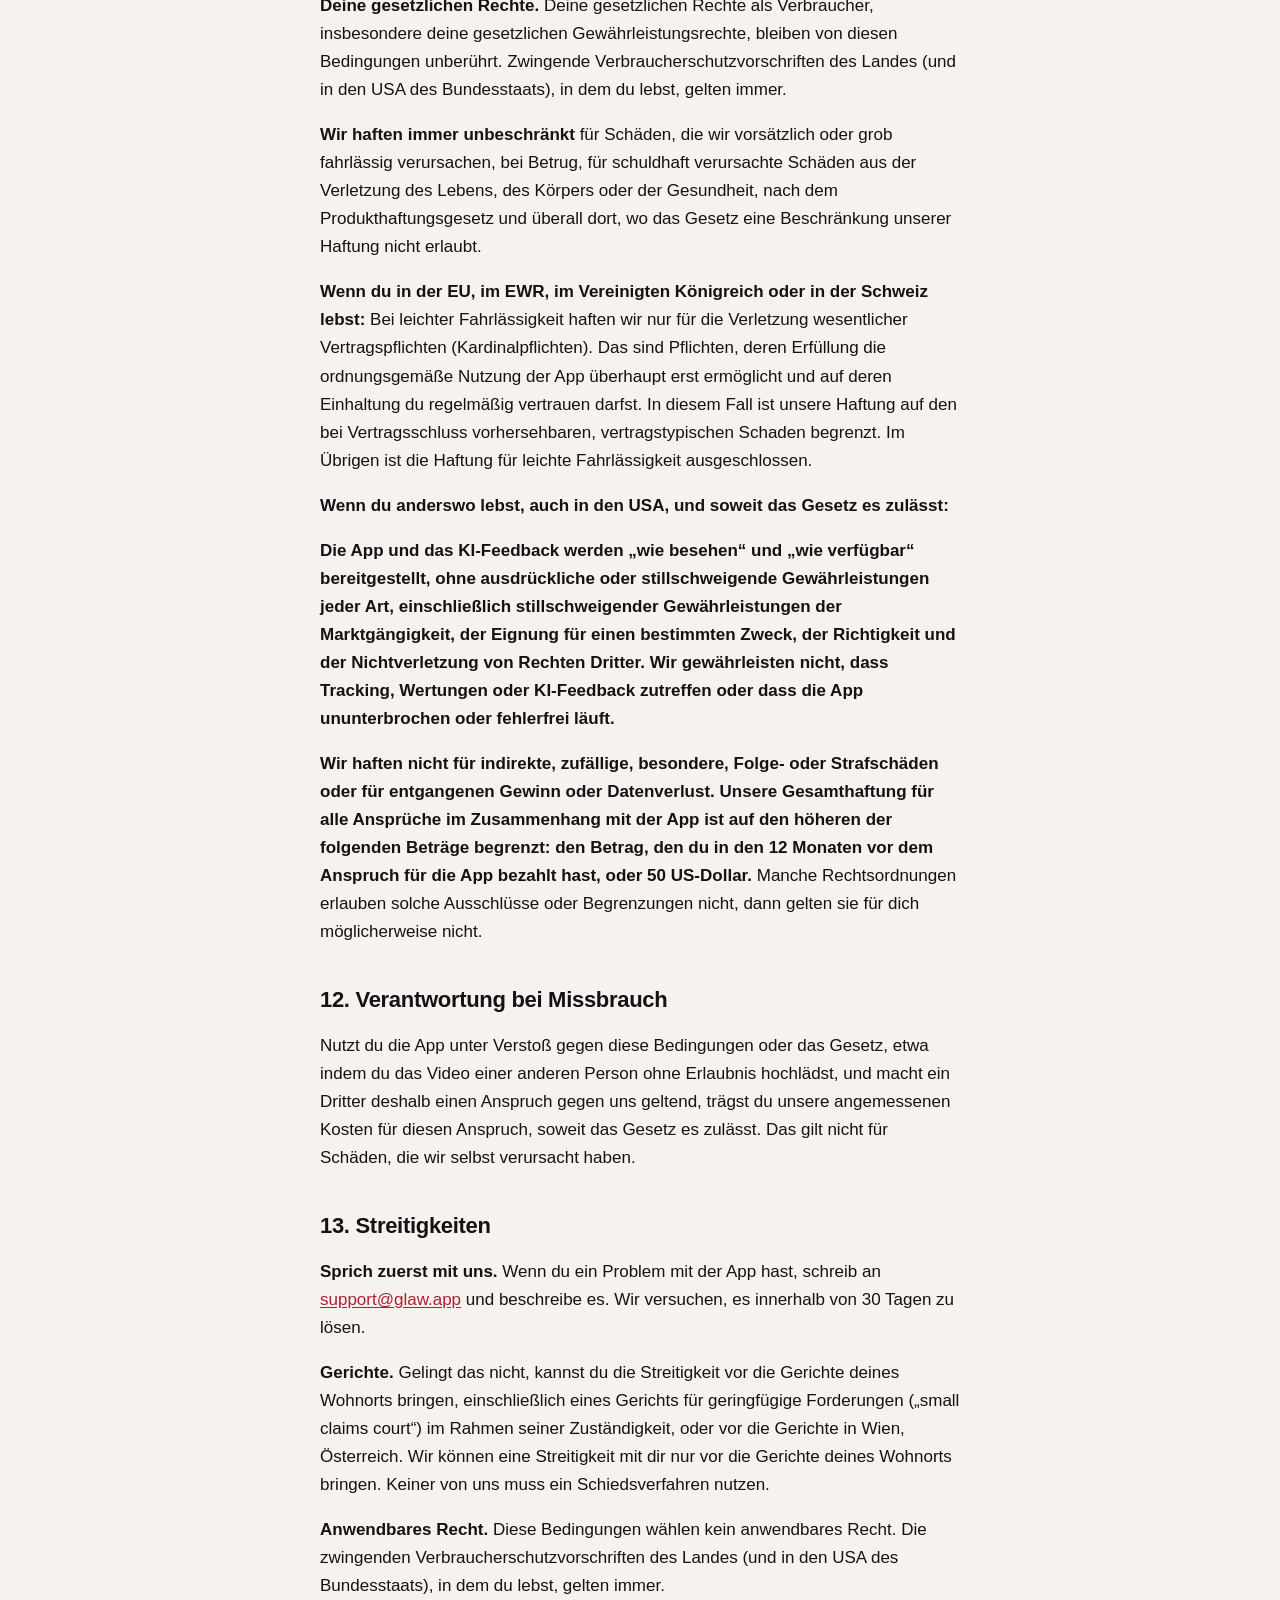
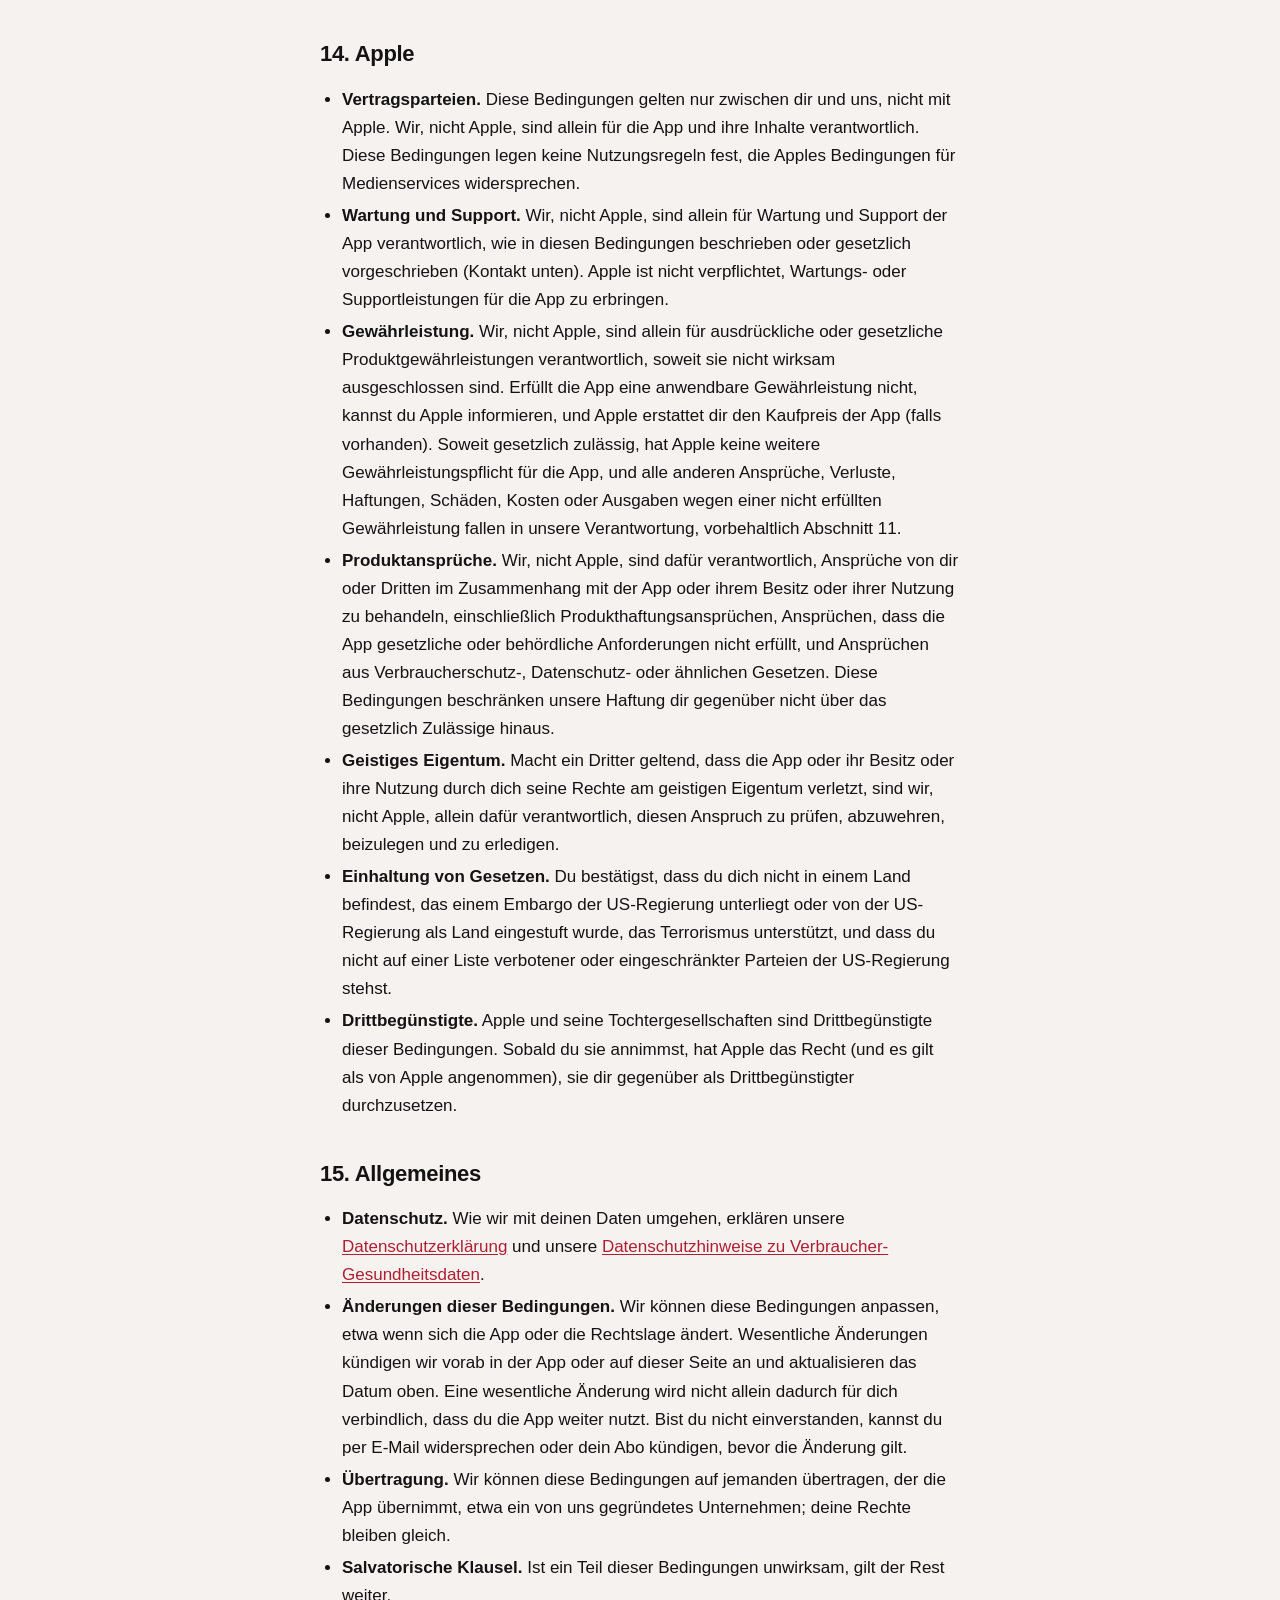
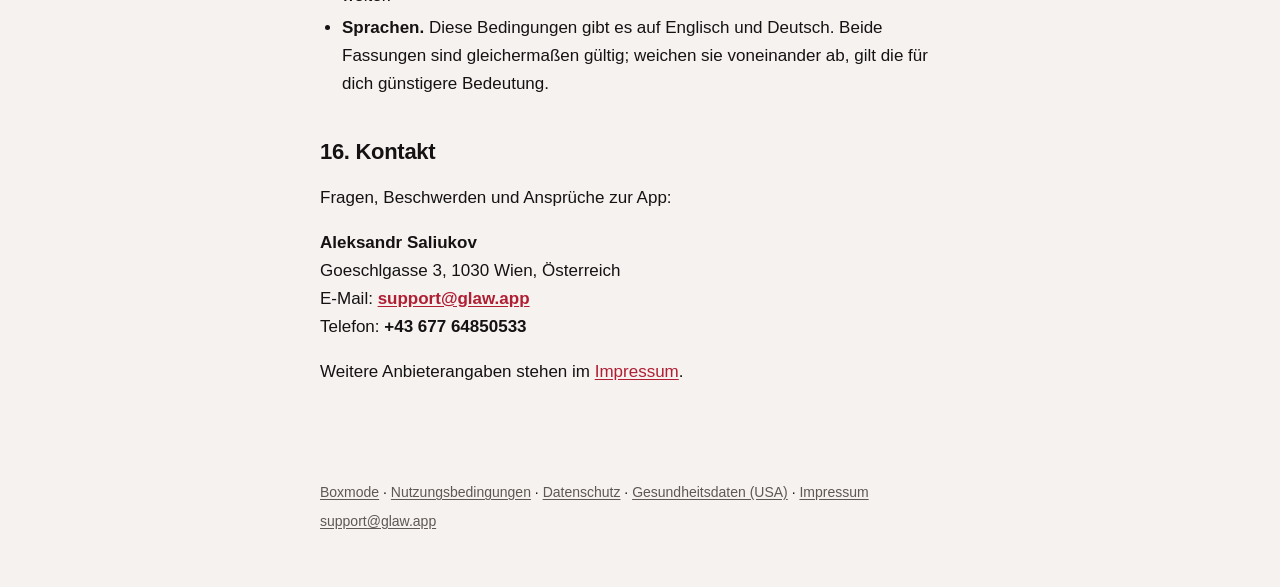
<file: de/terms/index.html>
<!DOCTYPE html>
<html lang="de">
<head>
<meta charset="utf-8">
<meta name="viewport" content="width=device-width, initial-scale=1">
<title>Boxmode – Nutzungsbedingungen</title>
<meta name="description" content="Nutzungsbedingungen und Endbenutzer-Lizenzvertrag (EULA) von Boxmode.">
<link rel="stylesheet" href="../../style.css">
<link rel="canonical" href="https://soloranez21.github.io/boxmode-legal/de/terms/">
<link rel="alternate" hreflang="en" href="https://soloranez21.github.io/boxmode-legal/terms/">
<link rel="alternate" hreflang="de" href="https://soloranez21.github.io/boxmode-legal/de/terms/">
</head>
<body>
<main>
<p class="lang"><a href="../../terms/" lang="en" hreflang="en">English</a></p>
<a class="brand" href="../"><span class="dot" aria-hidden="true"></span>Boxmode</a>
<h1>Boxmode Nutzungsbedingungen</h1>
<p class="meta">Stand: 31. Oktober 2026 · Gültig ab: 31. Oktober 2026</p>
<p>Diese Bedingungen sind der Lizenzvertrag für Boxmode (die „App“), eine iPhone-App von Aleksandr Saliukov („wir“). Sie sind zugleich der Endbenutzer-Lizenzvertrag (EULA) der App im App Store. Wenn du die App herunterlädst oder nutzt, stimmst du ihnen zu. Bist du nicht einverstanden, nutze die App bitte nicht.</p>
<h2 id="1-wer-boxmode-nutzen-darf">1. Wer Boxmode nutzen darf</h2>
<p>Du musst mindestens 13 Jahre alt sein, um die App zu nutzen. Wenn du unter 18 bist, kann das Recht deines Wohnorts die Erlaubnis eines Elternteils oder Erziehungsberechtigten verlangen, um Boxmode zu nutzen, ein Abo zu kaufen oder die KI-Analyse zu erlauben – frag sie also vorher; wo das Gesetz diese Erlaubnis verlangt, setzen wir diese Bedingungen ohne sie nicht gegen dich durch.</p>
<h2 id="2-was-die-app-leistet-und-was-sie-nicht-verspricht">2. Was die App leistet – und was sie nicht verspricht</h2>
<p>Boxmode ist eine App für das Boxtraining. Sie verfolgt mit der Kamera deines iPhones deine Bewegungen auf deinem iPhone und bietet Runden, Übungen, Lektionen und Fortschrittsanzeigen. Wenn du zustimmst, kann sie einen Clip deiner Runde zur KI-Analyse senden (Abschnitt 4).</p>
<p>Tracking, Schlagzahlen und Wertungen sind Schätzungen einer Software. Sie können Schläge übersehen oder falsch zählen und sind keine exakten Messungen. Boxmode ist ein Trainingshilfsmittel, kein persönlicher Trainer, kein Medizinprodukt und kein Ersatz für fachkundigen Unterricht. Die App erkennt, behandelt oder verhindert keine Erkrankungen. Wir versprechen kein bestimmtes Ergebnis wie Fitness, Gewichtsverlust, Kraft, Können oder „einen Kämpferkörper“; die Ergebnisse hängen von dir ab.</p>
<p>Die App braucht ein kompatibles iPhone sowie genug Licht und Platz. KI-Analyse und Abos brauchen eine Internetverbindung. Die KI-Analyse hat ein Tageslimit (derzeit 10 Analysen pro Tag und Installation) und kann gelegentlich nicht verfügbar sein.</p>
<h2 id="3-gesundheit-und-sicherheit">3. Gesundheit und Sicherheit</h2>
<p><strong>Boxtraining ist körperliche Betätigung und kann zu Verletzungen führen. Die App gibt keinen medizinischen Rat.</strong></p>
<ul>
  <li>Sprich vor dem Start mit einer Ärztin oder einem Arzt, besonders wenn du Herz-, Blutdruck-, Atem-, Gelenk- oder Rückenprobleme hast, schwanger bist oder dich von einer Verletzung oder Krankheit erholst.</li>
  <li>Wärm dich vor dem Training auf und trainiere auf einem Niveau, das zu dir passt.</li>
  <li><strong>Hör sofort auf,</strong> wenn du Schmerzen, Schwindel, ein Schwächegefühl, Atemnot oder Brustschmerzen hast oder dich unwohl fühlst, und hol dir bei Bedarf ärztliche Hilfe.</li>
  <li><strong>Schaff Platz um dich herum.</strong> Halte Menschen, Tiere, Möbel, Wände, Glas und Deckenventilatoren außer Reichweite, trainiere auf einem rutschfesten Boden und stell dein iPhone auf einen stabilen Ständer, nie in die Hand.</li>
  <li>Boxmode ist nur für Schattenboxen gedacht. Schlag beim Training mit der App nie auf Menschen, Tiere, Wände oder Gegenstände.</li>
</ul>
<p>Du bist dafür verantwortlich, sicher und im Rahmen deiner eigenen Grenzen zu trainieren. Dieser Abschnitt schränkt unsere Haftung nicht ein, soweit das Gesetz das nicht erlaubt (Abschnitt 11).</p>
<h2 id="4-ki-analyse">4. KI-Analyse</h2>
<p>Die KI-Analyse ist freiwillig und läuft nur, nachdem du sie in der App erlaubt hast. Sie nutzt ein KI-Modell eines Drittanbieters (Googles Gemini über OpenRouter). Unsere <a href="../privacy/">Datenschutzerklärung</a> erklärt, was gesendet wird, an wen und wie lange es gespeichert wird.</p>
<p>KI-Feedback wird maschinell erstellt. Es kann falsch, unvollständig oder widersprüchlich sein, und dieselbe Runde kann unterschiedliches Feedback erhalten. Werte sind Schätzungen, keine objektiven Messungen. Das Feedback betrifft nur die Boxtechnik. Es ist kein medizinischer Rat und keine Verletzungs- oder Sicherheitsberatung und sagt dir nicht, ob eine Bewegung für dich sicher ist. Prüfe jeden Tipp anhand des Moments in deinem Clip und urteile selbst.</p>
<h2 id="5-deine-videos">5. Deine Videos</h2>
<p>Deine Aufnahmen gehören dir und bleiben auf deinem iPhone. Wenn du einen Clip zur KI-Analyse sendest, erlaubst du uns und unseren Dienstleistern, ihn beschränkt und vorübergehend zu verarbeiten, nur um deinen Bericht zu erstellen; danach wird er gelöscht, wie unsere Datenschutzerklärung beschreibt.</p>
<p>Nimm nur dich selbst auf oder Menschen, die zugestimmt haben. Nimm niemanden ohne Erlaubnis auf und lade niemanden ohne Erlaubnis hoch, nimm nie Kinder auf und lade nie rechtswidrige oder explizite Inhalte hoch.</p>
<h2 id="6-boxmode-pro-abos">6. Boxmode-Pro-Abos</h2>
<ul>
  <li><strong>Was du brauchst.</strong> Nach der Einrichtung braucht die App ein aktives Boxmode-Pro-Abo.</li>
  <li><strong>Tarife und Preise.</strong> Wöchentlich (in den USA 7,99 $ pro Woche) oder jährlich (in den USA 34,99 $ pro Jahr) bzw. der entsprechende Preis in der Währung deines Landes. Es gibt keine kostenlose Testphase. Preis und Abrechnungszeitraum werden vor deiner Bestätigung auf der Abo-Seite angezeigt; dieser Preis gilt. Preise können Steuern enthalten.</li>
  <li><strong>Einmaliges Angebot.</strong> Boxmode kann dir einmalig einen Wochen- oder Jahrestarif zu einem reduzierten Preis anbieten (derzeit in den USA 3,99 $ pro Woche oder 17,49 $ pro Jahr bzw. der entsprechende Preis in der Währung deines Landes). Die Angebotstarife sind eigene Abos mit denselben Funktionen. Sie verlängern sich automatisch zum angezeigten reduzierten Preis, zu denselben Bedingungen wie die anderen Tarife. Nimmst du das Angebot nicht an, wird es nicht noch einmal angezeigt.</li>
  <li><strong>Zahlung und Verlängerung.</strong> Die Zahlung wird bei Kaufbestätigung über deinen Apple Account abgerechnet. <strong>Das Abo verlängert sich automatisch um denselben Zeitraum zum dann gültigen Preis deines Tarifs, wenn du nicht mindestens 24 Stunden vor Ende des laufenden Zeitraums kündigst.</strong> Apple rechnet die Verlängerung innerhalb der 24 Stunden vor Ablauf des Zeitraums ab.</li>
  <li><strong>Kündigen</strong> kannst du jederzeit in der App (Einstellungen → „Abo verwalten“) oder in den iPhone-Einstellungen → dein Name → Abonnements. Die Kündigung beendet die nächste Verlängerung; du behältst den Zugang bis zum Ende des bezahlten Zeitraums. Das Löschen der App oder „Alle meine Daten löschen“ kündigt kein Abo.</li>
  <li><strong>Erstattungen</strong> wickelt Apple nach Apples Bedingungen ab (<a href="https://reportaproblem.apple.com">reportaproblem.apple.com</a>). Bist du Verbraucher in der EU oder im Vereinigten Königreich, übst du ein gesetzliches Widerrufsrecht gegenüber Apple aus.</li>
  <li><strong>Preisänderungen.</strong> Apple informiert dich vor einer Preisänderung und bittet um deine Zustimmung, wo das nötig ist.</li>
  <li><strong>Wiederherstellen</strong> kannst du dein Abo auf einem neuen Gerät mit „Käufe wiederherstellen“. Abos werden nicht über die Familienfreigabe geteilt.</li>
</ul>
<h2 id="7-deine-lizenz-und-zulaessige-nutzung">7. Deine Lizenz und zulässige Nutzung</h2>
<p>Wir räumen dir eine persönliche, nicht ausschließliche und nicht übertragbare Lizenz ein, die App auf Apple-Geräten zu nutzen, die du besitzt oder kontrollierst, soweit die Nutzungsregeln in Apples Bedingungen für Medienservices das erlauben. Andere mit dir verbundene Accounts können sie über die Familienfreigabe oder Volumenkäufe nutzen, soweit Apple das zulässt. Die App wird dir lizenziert, nicht verkauft.</p>
<p>Du darfst nicht:</p>
<ul>
  <li>die App kopieren, verändern, weiterverkaufen, verbreiten oder zurückentwickeln, außer soweit das Gesetz es erlaubt;</li>
  <li>das Abo, die Sicherheitsprüfungen (App Attest) oder die Tageslimits umgehen oder auf anderem Weg als über die App auf unseren Server zugreifen;</li>
  <li>die App rechtswidrig nutzen, um jemandem zu schaden oder jemanden zu belästigen, oder um Rechte anderer zu verletzen;</li>
  <li>Inhalte hochladen, die gegen Abschnitt 5 verstoßen.</li>
</ul>
<h2 id="8-bedingungen-dritter">8. Bedingungen Dritter</h2>
<p>Wenn du die App nutzt, musst du die für dich geltenden Bedingungen Dritter einhalten, etwa deinen Mobilfunkvertrag, Apples Bedingungen für Medienservices und für Clips, die du zur KI-Analyse sendest, <a href="https://policies.google.com/terms/generative-ai/use-policy?hl=de">Googles Richtlinie zur unzulässigen Nutzung generativer KI</a>.</p>
<h2 id="9-unsere-rechte">9. Unsere Rechte</h2>
<p>Die App, ihr Design, der Name Boxmode, das Maskottchen, Grafiken, Animationen, Töne, Lektionen und Texte gehören uns oder unseren Lizenzgebern. Diese Bedingungen geben dir daran keine Rechte über die Lizenz in Abschnitt 7 hinaus. Schickst du uns Ideen oder Feedback, dürfen wir sie nutzen, ohne dir etwas zu schulden.</p>
<p>Wenn du glaubst, dass etwas in der App dein Urheberrecht oder andere Rechte verletzt, schreib mit den Einzelheiten an <a href="mailto:support@glaw.app">support@glaw.app</a>.</p>
<h2 id="10-aenderungen-verfuegbarkeit-und-ende">10. Änderungen, Verfügbarkeit und Ende</h2>
<p>Wir können die App aktualisieren und Funktionen ändern oder entfernen, etwa um sie zu verbessern oder um Gesetze einzuhalten. Schränkt eine Änderung den Umfang eines bezahlten Abos erheblich ein, informieren wir dich vorher, und du kannst kündigen; gibt dir dein Recht weitergehende Rechte, gelten diese.</p>
<p>Du kannst die App jederzeit nicht mehr nutzen. Um nicht mehr zu zahlen, kündige dein Abo (Abschnitt 6). Verstößt du schwerwiegend gegen diese Bedingungen, etwa indem du unseren Server angreifst oder seine Sicherheitsprüfungen umgehst, können wir deine Installation von der KI-Analyse ausschließen und deine Lizenz beenden; deine gesetzlichen Rechte bleiben unberührt.</p>
<h2 id="11-gewaehrleistung-und-haftung">11. Gewährleistung und Haftung</h2>
<p><strong>Deine gesetzlichen Rechte.</strong> Deine gesetzlichen Rechte als Verbraucher, insbesondere deine gesetzlichen Gewährleistungsrechte, bleiben von diesen Bedingungen unberührt. Zwingende Verbraucherschutzvorschriften des Landes (und in den USA des Bundesstaats), in dem du lebst, gelten immer.</p>
<p><strong>Wir haften immer unbeschränkt</strong> für Schäden, die wir vorsätzlich oder grob fahrlässig verursachen, bei Betrug, für schuldhaft verursachte Schäden aus der Verletzung des Lebens, des Körpers oder der Gesundheit, nach dem Produkthaftungsgesetz und überall dort, wo das Gesetz eine Beschränkung unserer Haftung nicht erlaubt.</p>
<p><strong>Wenn du in der EU, im EWR, im Vereinigten Königreich oder in der Schweiz lebst:</strong> Bei leichter Fahrlässigkeit haften wir nur für die Verletzung wesentlicher Vertragspflichten (Kardinalpflichten). Das sind Pflichten, deren Erfüllung die ordnungsgemäße Nutzung der App überhaupt erst ermöglicht und auf deren Einhaltung du regelmäßig vertrauen darfst. In diesem Fall ist unsere Haftung auf den bei Vertragsschluss vorhersehbaren, vertragstypischen Schaden begrenzt. Im Übrigen ist die Haftung für leichte Fahrlässigkeit ausgeschlossen.</p>
<p><strong>Wenn du anderswo lebst, auch in den USA, und soweit das Gesetz es zulässt:</strong></p>
<p><strong>Die App und das KI-Feedback werden „wie besehen“ und „wie verfügbar“ bereitgestellt, ohne ausdrückliche oder stillschweigende Gewährleistungen jeder Art, einschließlich stillschweigender Gewährleistungen der Marktgängigkeit, der Eignung für einen bestimmten Zweck, der Richtigkeit und der Nichtverletzung von Rechten Dritter. Wir gewährleisten nicht, dass Tracking, Wertungen oder KI-Feedback zutreffen oder dass die App ununterbrochen oder fehlerfrei läuft.</strong></p>
<p><strong>Wir haften nicht für indirekte, zufällige, besondere, Folge- oder Strafschäden oder für entgangenen Gewinn oder Datenverlust. Unsere Gesamthaftung für alle Ansprüche im Zusammenhang mit der App ist auf den höheren der folgenden Beträge begrenzt: den Betrag, den du in den 12 Monaten vor dem Anspruch für die App bezahlt hast, oder 50 US-Dollar.</strong> Manche Rechtsordnungen erlauben solche Ausschlüsse oder Begrenzungen nicht, dann gelten sie für dich möglicherweise nicht.</p>
<h2 id="12-verantwortung-bei-missbrauch">12. Verantwortung bei Missbrauch</h2>
<p>Nutzt du die App unter Verstoß gegen diese Bedingungen oder das Gesetz, etwa indem du das Video einer anderen Person ohne Erlaubnis hochlädst, und macht ein Dritter deshalb einen Anspruch gegen uns geltend, trägst du unsere angemessenen Kosten für diesen Anspruch, soweit das Gesetz es zulässt. Das gilt nicht für Schäden, die wir selbst verursacht haben.</p>
<h2 id="13-streitigkeiten">13. Streitigkeiten</h2>
<p><strong>Sprich zuerst mit uns.</strong> Wenn du ein Problem mit der App hast, schreib an <a href="mailto:support@glaw.app">support@glaw.app</a> und beschreibe es. Wir versuchen, es innerhalb von 30 Tagen zu lösen.</p>
<p><strong>Gerichte.</strong> Gelingt das nicht, kannst du die Streitigkeit vor die Gerichte deines Wohnorts bringen, einschließlich eines Gerichts für geringfügige Forderungen („small claims court“) im Rahmen seiner Zuständigkeit, oder vor die Gerichte in Wien, Österreich. Wir können eine Streitigkeit mit dir nur vor die Gerichte deines Wohnorts bringen. Keiner von uns muss ein Schiedsverfahren nutzen.</p>
<p><strong>Anwendbares Recht.</strong> Diese Bedingungen wählen kein anwendbares Recht. Die zwingenden Verbraucherschutzvorschriften des Landes (und in den USA des Bundesstaats), in dem du lebst, gelten immer.</p>
<h2 id="14-apple">14. Apple</h2>
<ul>
  <li><strong>Vertragsparteien.</strong> Diese Bedingungen gelten nur zwischen dir und uns, nicht mit Apple. Wir, nicht Apple, sind allein für die App und ihre Inhalte verantwortlich. Diese Bedingungen legen keine Nutzungsregeln fest, die Apples Bedingungen für Medienservices widersprechen.</li>
  <li><strong>Wartung und Support.</strong> Wir, nicht Apple, sind allein für Wartung und Support der App verantwortlich, wie in diesen Bedingungen beschrieben oder gesetzlich vorgeschrieben (Kontakt unten). Apple ist nicht verpflichtet, Wartungs- oder Supportleistungen für die App zu erbringen.</li>
  <li><strong>Gewährleistung.</strong> Wir, nicht Apple, sind allein für ausdrückliche oder gesetzliche Produktgewährleistungen verantwortlich, soweit sie nicht wirksam ausgeschlossen sind. Erfüllt die App eine anwendbare Gewährleistung nicht, kannst du Apple informieren, und Apple erstattet dir den Kaufpreis der App (falls vorhanden). Soweit gesetzlich zulässig, hat Apple keine weitere Gewährleistungspflicht für die App, und alle anderen Ansprüche, Verluste, Haftungen, Schäden, Kosten oder Ausgaben wegen einer nicht erfüllten Gewährleistung fallen in unsere Verantwortung, vorbehaltlich Abschnitt 11.</li>
  <li><strong>Produktansprüche.</strong> Wir, nicht Apple, sind dafür verantwortlich, Ansprüche von dir oder Dritten im Zusammenhang mit der App oder ihrem Besitz oder ihrer Nutzung zu behandeln, einschließlich Produkthaftungsansprüchen, Ansprüchen, dass die App gesetzliche oder behördliche Anforderungen nicht erfüllt, und Ansprüchen aus Verbraucherschutz-, Datenschutz- oder ähnlichen Gesetzen. Diese Bedingungen beschränken unsere Haftung dir gegenüber nicht über das gesetzlich Zulässige hinaus.</li>
  <li><strong>Geistiges Eigentum.</strong> Macht ein Dritter geltend, dass die App oder ihr Besitz oder ihre Nutzung durch dich seine Rechte am geistigen Eigentum verletzt, sind wir, nicht Apple, allein dafür verantwortlich, diesen Anspruch zu prüfen, abzuwehren, beizulegen und zu erledigen.</li>
  <li><strong>Einhaltung von Gesetzen.</strong> Du bestätigst, dass du dich nicht in einem Land befindest, das einem Embargo der US-Regierung unterliegt oder von der US-Regierung als Land eingestuft wurde, das Terrorismus unterstützt, und dass du nicht auf einer Liste verbotener oder eingeschränkter Parteien der US-Regierung stehst.</li>
  <li><strong>Drittbegünstigte.</strong> Apple und seine Tochtergesellschaften sind Drittbegünstigte dieser Bedingungen. Sobald du sie annimmst, hat Apple das Recht (und es gilt als von Apple angenommen), sie dir gegenüber als Drittbegünstigter durchzusetzen.</li>
</ul>
<h2 id="15-allgemeines">15. Allgemeines</h2>
<ul>
  <li><strong>Datenschutz.</strong> Wie wir mit deinen Daten umgehen, erklären unsere <a href="../privacy/">Datenschutzerklärung</a> und unsere <a href="../health-data/">Datenschutzhinweise zu Verbraucher-Gesundheitsdaten</a>.</li>
  <li><strong>Änderungen dieser Bedingungen.</strong> Wir können diese Bedingungen anpassen, etwa wenn sich die App oder die Rechtslage ändert. Wesentliche Änderungen kündigen wir vorab in der App oder auf dieser Seite an und aktualisieren das Datum oben. Eine wesentliche Änderung wird nicht allein dadurch für dich verbindlich, dass du die App weiter nutzt. Bist du nicht einverstanden, kannst du per E-Mail widersprechen oder dein Abo kündigen, bevor die Änderung gilt.</li>
  <li><strong>Übertragung.</strong> Wir können diese Bedingungen auf jemanden übertragen, der die App übernimmt, etwa ein von uns gegründetes Unternehmen; deine Rechte bleiben gleich.</li>
  <li><strong>Salvatorische Klausel.</strong> Ist ein Teil dieser Bedingungen unwirksam, gilt der Rest weiter.</li>
  <li><strong>Sprachen.</strong> Diese Bedingungen gibt es auf Englisch und Deutsch. Beide Fassungen sind gleichermaßen gültig; weichen sie voneinander ab, gilt die für dich günstigere Bedeutung.</li>
</ul>
<h2 id="16-kontakt">16. Kontakt</h2>
<p>Fragen, Beschwerden und Ansprüche zur App:</p>
<p><strong>Aleksandr Saliukov</strong><br>
Goeschlgasse 3, 1030 Wien, Österreich<br>
E-Mail: <strong><a href="mailto:support@glaw.app">support@glaw.app</a></strong><br>
Telefon: <strong>+43 677 64850533</strong></p>
<p>Weitere Anbieterangaben stehen im <a href="../impressum/">Impressum</a>.</p>
</main>
<footer>
<p><a href="../">Boxmode</a> · <a href="./">Nutzungsbedingungen</a> · <a href="../privacy/">Datenschutz</a> · <a href="../health-data/">Gesundheitsdaten (USA)</a> · <a href="../impressum/">Impressum</a></p>
<p><a href="mailto:support@glaw.app">support@glaw.app</a></p>
</footer>
</body>
</html>
</file>
<file: style.css>
/* Boxmode legal pages. Same simple layout as Waker's waker-legal site, in Boxmode's Pop palette
   (black, red, gold, warm light). Text colours meet WCAG AA in both themes. */
:root {
  --bg: #F6F2EF;
  --surface: #ECE5E0;
  --ink: #141213;
  --ink-secondary: #5E5754;
  --link: #B01E33;
  --line: #D9D0CA;
  --red: #E23A4C;
  --gold: #F4B740;
  color-scheme: light dark;
}
@media (prefers-color-scheme: dark) {
  :root {
    --bg: #0B0A0B;
    --surface: #1A1718;
    --ink: #F6F2EF;
    --ink-secondary: #A7A09C;
    --link: #FF6F80;
    --line: #36312F;
  }
}
* { box-sizing: border-box; }
html { -webkit-text-size-adjust: 100%; }
body {
  margin: 0;
  background: var(--bg);
  color: var(--ink);
  font: 17px/1.65 -apple-system, BlinkMacSystemFont, "Segoe UI", Roboto, Helvetica, Arial, sans-serif;
}
main {
  max-width: 680px;
  margin: 0 auto;
  padding: 40px 20px 72px;
}
h1 {
  font-size: 34px;
  line-height: 1.2;
  letter-spacing: -0.6px;
  margin: 12px 0 4px;
}
h2 {
  font-size: 22px;
  line-height: 1.3;
  letter-spacing: -0.3px;
  margin: 40px 0 8px;
}
h3 {
  font-size: 18px;
  line-height: 1.35;
  margin: 26px 0 6px;
}
p, li { color: var(--ink); }
li { margin: 4px 0; }
ul, ol { padding-left: 22px; }
a { color: var(--link); text-underline-offset: 2px; }
a:focus-visible { outline: 2px solid var(--link); outline-offset: 2px; border-radius: 3px; }
strong { font-weight: 650; }
code {
  font: 0.88em ui-monospace, SFMono-Regular, Menlo, monospace;
  background: var(--surface);
  border-radius: 6px;
  padding: 1px 5px;
  overflow-wrap: anywhere;
}
.meta { color: var(--ink-secondary); font-size: 15px; margin: 0 0 28px; }
.lang { margin: 0; font-size: 15px; text-align: right; }
.brand {
  display: inline-flex;
  align-items: center;
  gap: 8px;
  color: var(--ink);
  font-weight: 750;
  text-decoration: none;
  font-size: 15px;
  letter-spacing: 1.4px;
  text-transform: uppercase;
}
.brand .dot {
  width: 14px; height: 14px; border-radius: 50%;
  background: linear-gradient(135deg, var(--red), var(--gold));
  display: inline-block;
}
.card {
  background: var(--surface);
  border-radius: 16px;
  padding: 6px 20px;
  margin: 20px 0;
}
.table-wrap { overflow-x: auto; margin: 16px 0; }
table { border-collapse: collapse; width: 100%; font-size: 15px; line-height: 1.5; }
th, td { text-align: left; vertical-align: top; padding: 8px 10px 8px 0; border-bottom: 1px solid var(--line); hyphens: auto; overflow-wrap: anywhere; }
th { font-weight: 650; }
footer {
  max-width: 680px;
  margin: 0 auto;
  padding: 0 20px 48px;
  color: var(--ink-secondary);
  font-size: 14px;
}
footer a { color: var(--ink-secondary); }
footer p { margin: 6px 0; }

/* German compound words must fit compact phones. */
html[lang="de"] h1, html[lang="de"] h2 { overflow-wrap: anywhere; hyphens: auto; }
</file>
